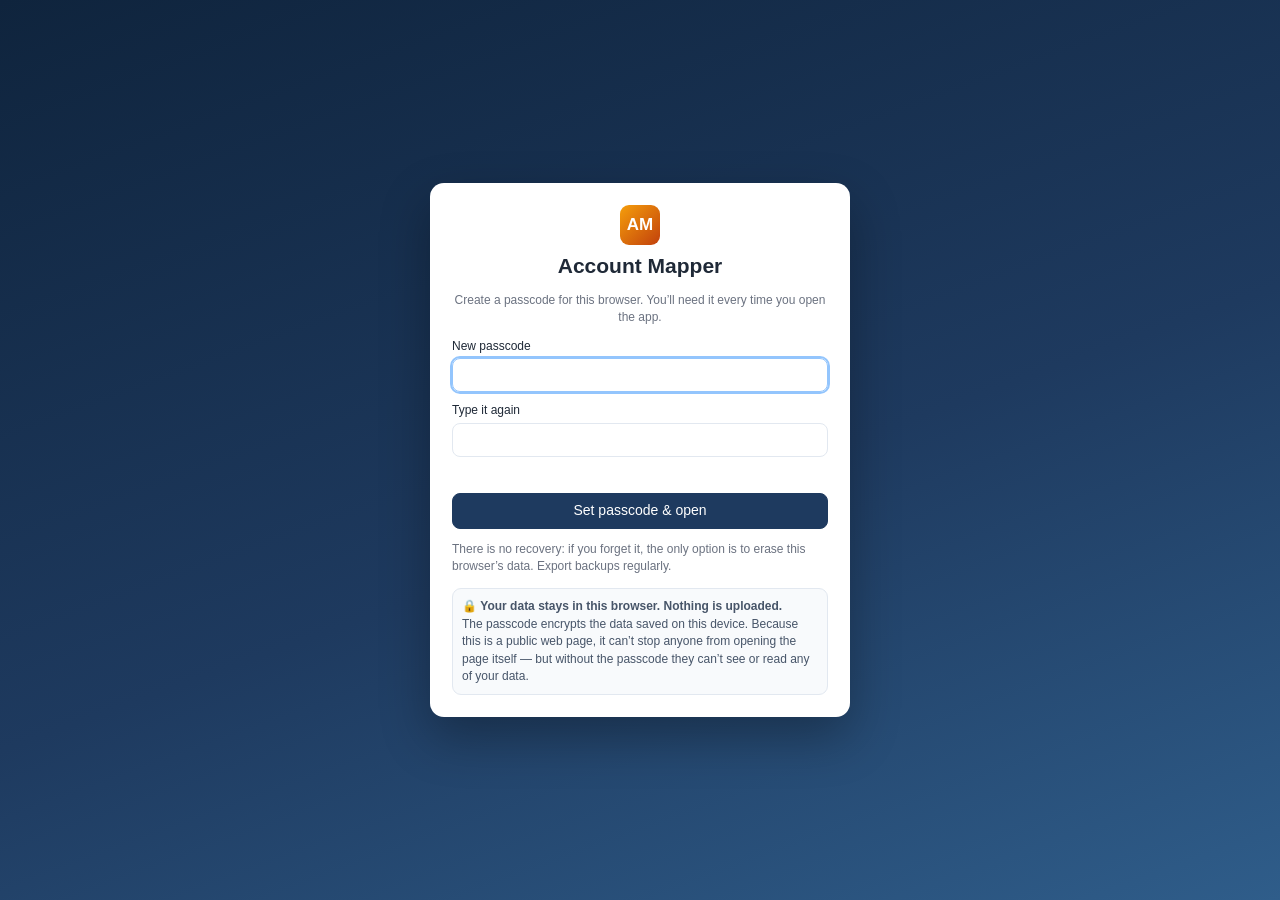
<file: index.html>
<!doctype html>
<html lang="en">
<head>
<meta charset="utf-8">
<meta http-equiv="Content-Security-Policy" content="default-src 'none'; script-src 'unsafe-inline'; style-src 'unsafe-inline'; img-src 'self' data: blob:; manifest-src 'self'; worker-src 'self'; connect-src 'none'; form-action 'none'; base-uri 'none'; object-src 'none'; frame-src 'none'">
<meta name="referrer" content="no-referrer">
<meta name="viewport" content="width=device-width, initial-scale=1, viewport-fit=cover">
<meta name="theme-color" content="#1e3a5f">
<meta name="apple-mobile-web-app-capable" content="yes">
<meta name="apple-mobile-web-app-title" content="Account Mapper">
<link rel="manifest" href="manifest.webmanifest">
<link rel="icon" href="icon-192.png">
<link rel="apple-touch-icon" href="icon-192.png">
<title>Account Mapper — local, private</title>
<style>:root{
  --bg:#f4f6f8;--panel:#fff;--ink:#1f2937;--muted:#6b7280;--line:#cbd5e1;--border:#e2e8f0;
  --brand:#1e3a5f;--brand2:#2f5d8a;--accent:#c2410c;
  --st-app:#d97706;--st-app-bg:#fef3c7;--st-impl:#2563eb;--st-impl-bg:#dbeafe;--st-mc:#059669;--st-mc-bg:#d1fae5;
  --own:#7c3aed;--own-bg:#ede9fe;--up:#475569;--up-bg:#f1f5f9;
  --radius:10px;--shadow:0 1px 2px rgba(15,23,42,.06),0 2px 8px rgba(15,23,42,.06);
}
*{box-sizing:border-box}
html,body{margin:0;height:100%}
body{font:14px/1.4 -apple-system,BlinkMacSystemFont,"Segoe UI",Roboto,"Helvetica Neue",Arial,sans-serif;color:var(--ink);background:var(--bg);-webkit-text-size-adjust:100%}
button,input,select,textarea{font:inherit;color:inherit}
button{cursor:pointer;border:1px solid var(--border);background:#fff;border-radius:8px;padding:7px 12px;min-height:34px}
button:hover{background:#f8fafc;border-color:#cbd5e1}
button.primary{background:var(--brand);color:#fff;border-color:var(--brand)}
button.primary:hover{background:var(--brand2)}
button.ghost{background:transparent;border-color:transparent}
button.small{padding:3px 8px;min-height:26px;font-size:12px}
button.danger{color:#b91c1c;border-color:#fecaca}
button.cp{padding:2px 6px;min-height:26px;font-size:12px;color:var(--muted);background:#fff}
button.cp:hover{color:var(--brand)}
input[type=password],input[type=text],input[type=email],input[type=tel],input[type=search],input:not([type]),select,textarea{border:1px solid var(--border);border-radius:8px;padding:7px 9px;background:#fff;min-height:34px;width:100%}
textarea{min-height:70px;resize:vertical}
input:focus,select:focus,textarea:focus{outline:2px solid #93c5fd;outline-offset:0;border-color:#93c5fd}
.hidden{display:none!important}
.muted{color:var(--muted)}
.small{font-size:12px}
.row{display:flex;gap:8px;align-items:center;flex-wrap:wrap}
.spacer{flex:1}

/* header */
.top{display:flex;align-items:center;gap:10px;padding:10px 16px;background:var(--brand);color:#fff;position:sticky;top:0;z-index:20;flex-wrap:wrap}
.top h1{font-size:17px;margin:0;font-weight:650;letter-spacing:.2px}
.top .logo{width:28px;height:28px;border-radius:7px;background:linear-gradient(135deg,#f59e0b,#c2410c);display:grid;place-items:center;font-weight:800;color:#fff;font-size:14px}
.top .lock{font-size:12px;background:rgba(255,255,255,.14);padding:3px 9px;border-radius:999px}
.top .save{font-size:12px;opacity:.85}
.top button{background:rgba(255,255,255,.1);color:#fff;border-color:rgba(255,255,255,.25)}
.top button:hover{background:rgba(255,255,255,.2)}
.menu{position:relative}
.menu-pop{position:absolute;right:0;top:40px;background:#fff;color:var(--ink);border:1px solid var(--border);border-radius:10px;box-shadow:var(--shadow);min-width:230px;padding:6px;z-index:30}
.menu-pop button{display:block;width:100%;text-align:left;border:0;background:transparent;color:var(--ink)}
.menu-pop button:hover{background:#f1f5f9}

.layout{display:grid;grid-template-columns:270px 1fr;min-height:calc(100vh - 52px)}
aside{border-right:1px solid var(--border);background:#fff;padding:12px;overflow:auto;max-height:calc(100vh - 52px);position:sticky;top:52px}
main{padding:16px 20px 60px;min-width:0}
.side-h{font-size:11px;text-transform:uppercase;letter-spacing:.08em;color:var(--muted);margin:14px 4px 6px;font-weight:650}
.biz{display:block;width:100%;text-align:left;border:1px solid transparent;border-radius:9px;padding:8px 10px;margin-bottom:4px;background:transparent}
.biz:hover{background:#f8fafc}
.biz.sel{background:#eff6ff;border-color:#bfdbfe}
.biz .bn{font-weight:600;display:block;white-space:nowrap;overflow:hidden;text-overflow:ellipsis}
.biz .bm{font-size:12px;color:var(--muted)}
.stagebar{display:flex;height:6px;border-radius:4px;overflow:hidden;background:#e5e7eb;margin-top:5px}
.stagebar i{display:block;height:100%}
.stagebar .s-app{background:var(--st-app)}.stagebar .s-impl{background:var(--st-impl)}.stagebar .s-mc{background:var(--st-mc)}
.mobile-biz{display:none}

/* business header */
.bizhead{background:var(--panel);border:1px solid var(--border);border-radius:var(--radius);padding:14px 16px;box-shadow:var(--shadow);margin-bottom:12px}
.bizhead h2{margin:0 0 4px;font-size:20px}
.overview{display:grid;grid-template-columns:repeat(auto-fit,minmax(170px,1fr));gap:10px;margin-top:10px}
.stat{border:1px solid var(--border);border-radius:9px;padding:9px 11px;background:#fbfcfd}
.stat .k{font-size:11px;color:var(--muted);text-transform:uppercase;letter-spacing:.06em}
.stat .v{font-size:19px;font-weight:700;margin-top:2px}
.stat .d{font-size:12px;color:var(--muted)}
.pipeline{display:flex;gap:6px;margin-top:10px;flex-wrap:wrap}
.pipe{flex:1;min-width:150px;border-radius:9px;padding:8px 10px;border:1px solid}
.pipe .n{font-size:20px;font-weight:700}
.pipe.st-app{background:var(--st-app-bg);border-color:#fcd34d;color:#78350f}
.pipe.st-impl{background:var(--st-impl-bg);border-color:#93c5fd;color:#1e3a8a}
.pipe.st-mc{background:var(--st-mc-bg);border-color:#6ee7b7;color:#064e3b}

/* tabs/toolbar */
.tabs{display:flex;gap:4px;border-bottom:1px solid var(--border);margin:6px 0 12px;overflow-x:auto}
.tab{border:0;border-bottom:3px solid transparent;border-radius:0;background:transparent;padding:9px 12px;color:var(--muted);font-weight:600;white-space:nowrap}
.tab.on{color:var(--brand);border-bottom-color:var(--brand)}
.toolbar{display:flex;gap:8px;align-items:center;flex-wrap:wrap;margin-bottom:10px}
.toolbar input[type=search]{max-width:280px}
.seg{display:inline-flex;border:1px solid var(--border);border-radius:9px;overflow:hidden;background:#fff}
.seg button{border:0;border-radius:0;border-right:1px solid var(--border);background:#fff;font-size:13px}
.seg button:last-child{border-right:0}
.seg button.on{background:var(--brand);color:#fff}

/* badges */
.badge{display:inline-flex;align-items:center;gap:5px;font-size:11.5px;font-weight:650;padding:2px 8px;border-radius:999px;white-space:nowrap}
.badge.st-app{background:var(--st-app-bg);color:#92400e}
.badge.st-impl{background:var(--st-impl-bg);color:#1e40af}
.badge.st-mc{background:var(--st-mc-bg);color:#065f46}
.badge.lvl-parent{background:#e0e7ff;color:#3730a3}
.badge.lvl-child{background:#fce7f3;color:#9d174d}
.badge.lvl-inh{background:#f1f5f9;color:#475569;border:1px dashed #94a3b8}
.badge.own{background:var(--own-bg);color:var(--own)}
.badge.up{background:var(--up-bg);color:var(--up)}
.badge.sample{background:#fff7ed;color:#9a3412;border:1px solid #fed7aa}
.steps{display:inline-flex;gap:3px;vertical-align:middle}
.steps i{width:16px;height:5px;border-radius:3px;background:#e5e7eb;display:block}
.st-app .steps i.on{background:var(--st-app)}.st-impl .steps i.on{background:var(--st-impl)}.st-mc .steps i.on{background:var(--st-mc)}

/* org chart */
.chartwrap{background:#fff;border:1px solid var(--border);border-radius:var(--radius);overflow:auto;box-shadow:var(--shadow);-webkit-overflow-scrolling:touch}
.tree{display:inline-block;min-width:100%;padding:18px 10px 26px;text-align:center}
.tree ul{display:flex;justify-content:center;margin:0;padding:22px 0 0;position:relative}
.tree li{list-style:none;position:relative;padding:22px 7px 0;display:flex;flex-direction:column;align-items:center}
.tree li::before,.tree li::after{content:'';position:absolute;top:0;right:50%;border-top:2px solid var(--line);width:50%;height:22px}
.tree li::after{right:auto;left:50%;border-left:2px solid var(--line)}
.tree li:only-child::before,.tree li:only-child::after{display:none}
.tree li:only-child{padding-top:0}
.tree li:first-child::before,.tree li:last-child::after{border:0 none}
.tree li:last-child::before{border-right:2px solid var(--line);border-radius:0 7px 0 0}
.tree li:first-child::after{border-radius:7px 0 0 0}
.tree ul ul::before{content:'';position:absolute;top:0;left:50%;border-left:2px solid var(--line);height:22px}
.tree>ul{padding-top:0}
.node{width:232px;text-align:left;background:#fff;border:1px solid var(--border);border-top:5px solid #94a3b8;border-radius:10px;padding:9px 10px;box-shadow:var(--shadow);cursor:pointer;position:relative}
.node:hover{box-shadow:0 0 0 2px #bfdbfe,var(--shadow)}
.node.st-app{border-top-color:var(--st-app)}.node.st-impl{border-top-color:var(--st-impl)}.node.st-mc{border-top-color:var(--st-mc)}
.node.root{width:260px;border-width:2px;border-top-width:6px}
.node.dim{opacity:.35}
.node.hit{box-shadow:0 0 0 3px #fde047,var(--shadow)}
.node-top{display:flex;justify-content:space-between;align-items:center;gap:6px}
.node-name{font-weight:650;margin:6px 0 2px;line-height:1.25;word-break:break-word}
.node-meta{font-size:11.5px;color:var(--muted);word-break:break-all}
.node-chips{display:flex;flex-wrap:wrap;gap:4px;margin-top:7px}
.chip{font-size:11px;background:#f1f5f9;color:#334155;border-radius:6px;padding:2px 6px;white-space:nowrap}
.chip.own{background:var(--own-bg);color:var(--own);font-weight:600}
.chip.up{background:var(--up-bg);color:var(--up)}
.chip.link{background:#ecfeff;color:#155e75;border:1px dashed #67e8f9}
.node-actions{display:flex;gap:4px;margin-top:8px}
.node-actions button{flex:1}
.lvl-tag{font-size:10px;text-transform:uppercase;letter-spacing:.07em;color:var(--muted);font-weight:700}
/* outline */
.outline{padding:12px 14px}
.outline ul{list-style:none;margin:0;padding-left:26px;position:relative}
.outline>ul{padding-left:0}
.outline li{position:relative;padding:5px 0}
.outline ul ul li::before{content:'';position:absolute;left:-16px;top:0;bottom:50%;width:14px;border-left:2px solid var(--line);border-bottom:2px solid var(--line);border-bottom-left-radius:6px}
.outline ul ul li:not(:last-child)::after{content:'';position:absolute;left:-16px;top:50%;bottom:0;border-left:2px solid var(--line)}
.outline .node{width:auto;max-width:720px;display:grid;grid-template-columns:1fr auto;gap:4px 10px}
.outline .node .node-actions{grid-column:2;grid-row:1/span 3;flex-direction:column;margin:0}
.legend{display:flex;gap:12px;flex-wrap:wrap;font-size:12px;color:var(--muted);margin:8px 2px}
.legend span{display:inline-flex;gap:5px;align-items:center}
.sw{width:12px;height:12px;border-radius:3px;display:inline-block}

/* tables */
.card{background:var(--panel);border:1px solid var(--border);border-radius:var(--radius);box-shadow:var(--shadow);padding:14px;margin-bottom:12px}
.card h3{margin:0 0 10px;font-size:15px}
.tblwrap{overflow:auto;border:1px solid var(--border);border-radius:var(--radius);background:#fff;-webkit-overflow-scrolling:touch}
table.t{border-collapse:collapse;width:100%;font-size:13px}
table.t th{position:sticky;top:0;background:#f8fafc;text-align:left;font-weight:650;color:#334155;border-bottom:1px solid var(--border);padding:8px;white-space:nowrap;z-index:1}
table.t td{border-bottom:1px solid #f1f5f9;padding:7px 8px;vertical-align:top}
table.t tr:hover td{background:#fafcff}
td.cc{cursor:copy}
td.cc:hover{background:#eff6ff!important}
.indent{display:inline-block}
.matrix td.c{text-align:center;font-size:15px}
.dot-direct{color:#3730a3}.dot-inh{color:#94a3b8}.dot-child{color:#9d174d}

/* contacts */
.cgrid{display:grid;grid-template-columns:repeat(auto-fill,minmax(260px,1fr));gap:10px}
.contact{border:1px solid var(--border);border-radius:10px;padding:10px;background:#fff;border-left:5px solid #a5b4fc}
.contact.lvl-child{border-left-color:#f9a8d4}
.contact.inh{border-left-style:dashed;background:#fbfcfd}
.contact .cn{font-weight:650}
.contact .cl{font-size:12.5px;color:#334155;display:flex;align-items:center;gap:4px;justify-content:space-between}
.group-h{display:flex;align-items:center;gap:8px;margin:14px 0 8px;font-weight:650}

/* billing */
.rollup{border:1px solid var(--border);border-radius:10px;padding:10px 12px;margin-bottom:10px;background:#fff;border-left:5px solid var(--own)}
.rollup .rl{display:flex;flex-wrap:wrap;gap:6px;margin-top:8px}

/* modal */
.modal{position:fixed;inset:0;background:rgba(15,23,42,.45);z-index:50;display:flex;justify-content:flex-end}
.modal-card{background:#fff;width:min(640px,100%);height:100%;overflow:auto;padding:0 0 40px;box-shadow:-10px 0 30px rgba(0,0,0,.15);-webkit-overflow-scrolling:touch}
.modal.center{justify-content:center;align-items:center}
.modal.center .modal-card{height:auto;max-height:90vh;border-radius:12px;width:min(900px,96vw)}
.mh{position:sticky;top:0;background:#fff;border-bottom:1px solid var(--border);padding:12px 16px;display:flex;gap:8px;align-items:center;z-index:2}
.mh h3{margin:0;font-size:16px;flex:1;min-width:0;overflow:hidden;text-overflow:ellipsis;white-space:nowrap}
.mb{padding:12px 16px}
.sec{border:1px solid var(--border);border-radius:10px;padding:12px;margin-bottom:12px}
.sec>h4{margin:0 0 10px;font-size:13px;text-transform:uppercase;letter-spacing:.06em;color:#475569;display:flex;align-items:center;gap:8px}
.f{display:grid;grid-template-columns:150px 1fr auto;gap:6px;align-items:center;margin-bottom:6px}
.f label{font-size:12.5px;color:#475569}
.stepper{display:flex;gap:0;margin:4px 0}
.stepper button{flex:1;border-radius:0;border-right-width:0;font-size:12.5px;padding:8px 6px}
.stepper button:first-child{border-radius:8px 0 0 8px}
.stepper button:last-child{border-radius:0 8px 8px 0;border-right-width:1px}
.stepper button.on.st-app,.stepper button.done.st-app{background:var(--st-app);color:#fff;border-color:var(--st-app)}
.stepper button.on.st-impl,.stepper button.done.st-impl{background:var(--st-impl);color:#fff;border-color:var(--st-impl)}
.stepper button.on.st-mc{background:var(--st-mc);color:#fff;border-color:var(--st-mc)}
.stepper button.done{opacity:.55}
.radio-cards{display:grid;grid-template-columns:1fr 1fr;gap:8px}
.radio-cards label{border:1px solid var(--border);border-radius:9px;padding:9px;cursor:pointer;display:flex;gap:8px;align-items:flex-start}
.radio-cards label.on{border-color:var(--brand2);background:#eff6ff}
.filelist .fi{display:flex;align-items:center;gap:8px;padding:6px 0;border-bottom:1px solid #f1f5f9}
.filelist .fi .nm{flex:1;min-width:0;overflow:hidden;text-overflow:ellipsis;white-space:nowrap}
.checklist{max-height:220px;overflow:auto;border:1px solid var(--border);border-radius:8px;padding:6px}
.checklist label{display:flex;gap:8px;padding:4px;align-items:center}

#toast{position:fixed;left:50%;bottom:22px;transform:translateX(-50%);background:#111827;color:#fff;padding:9px 14px;border-radius:9px;font-size:13px;opacity:0;transition:opacity .2s;pointer-events:none;z-index:80;max-width:90vw}
#toast.show{opacity:1}
.empty{text-align:center;padding:40px 20px;color:var(--muted)}
.empty h2{color:var(--ink)}
.warnbar{background:#fef3c7;border:1px solid #fcd34d;color:#78350f;padding:8px 12px;border-radius:9px;margin-bottom:10px;font-size:13px}
.okbar{background:#ecfdf5;border:1px solid #6ee7b7;color:#065f46;padding:8px 12px;border-radius:9px;margin-bottom:10px;font-size:13px}
.maptbl select{min-width:190px}
.kbd{font-family:ui-monospace,Menlo,Consolas,monospace;font-size:12px;background:#f1f5f9;padding:1px 5px;border-radius:4px}
pre.mono{font-family:ui-monospace,Menlo,Consolas,monospace;font-size:12px;background:#f8fafc;border:1px solid var(--border);border-radius:8px;padding:8px;white-space:pre-wrap;max-height:200px;overflow:auto}

@media (max-width:900px){
  .layout{grid-template-columns:1fr}
  aside{display:none}
  .mobile-biz{display:flex;gap:8px;margin-bottom:10px}
  main{padding:12px}
  .f{grid-template-columns:1fr auto}
  .f label{grid-column:1/-1}
  .radio-cards{grid-template-columns:1fr}
}
@media print{.top,aside,.tabs,.toolbar,.node-actions{display:none!important}.layout{display:block}}
.btnlike{display:inline-block}
.btnlike .button{display:inline-flex;align-items:center;cursor:pointer;border:1px solid var(--border);background:#fff;border-radius:8px;padding:7px 12px;min-height:34px}
.btnlike .button:hover{background:#f8fafc}
.privacy{background:#ecfdf5;color:#065f46;border-bottom:1px solid #a7f3d0;padding:6px 16px;font-size:13px;display:flex;gap:8px;align-items:center;flex-wrap:wrap}
.lockscreen{position:fixed;inset:0;z-index:90;background:linear-gradient(160deg,#0f243d,#1e3a5f 55%,#2f5d8a);display:flex;align-items:center;justify-content:center;padding:20px;overflow:auto}
.lockscreen.dialog{z-index:95;background:rgba(15,23,42,.55)}
.lock-card{background:#fff;border-radius:14px;box-shadow:0 20px 50px rgba(0,0,0,.3);padding:22px;width:min(420px,100%)}
.lock-card label{display:block;margin:10px 0}
.lock-card label input{margin-top:4px}
.lock-err{color:#b91c1c;font-size:13px;min-height:18px;margin:4px 0 8px}
.lock-note{margin-top:14px;font-size:12px;color:#475569;background:#f8fafc;border:1px solid var(--border);border-radius:9px;padding:9px;line-height:1.45}
body.locked .top,body.locked .privacy,body.locked .layout,body.locked #storeWarn{display:none!important}
.lock-card .logo{border-radius:9px;background:linear-gradient(135deg,#f59e0b,#c2410c);display:grid;place-items:center;font-weight:800;color:#fff}
.lock-card label input{display:block;width:100%}
.dropzone{display:flex;align-items:center;gap:16px;border:2px dashed #93c5fd;background:#f8fbff;padding:18px}
.dropzone .dz-icon{font-size:30px;width:54px;height:54px;border-radius:12px;background:#dbeafe;color:#1e40af;display:grid;place-items:center;flex:none}
.dropzone>div:nth-child(2){flex:1}
body.dragging .dropzone{border-color:var(--brand);background:#eff6ff}
body.dragging::after{content:'Drop Salesforce exports to read them (stays in this browser)';position:fixed;inset:10px;border:3px dashed #2f5d8a;border-radius:16px;background:rgba(239,246,255,.85);display:grid;place-items:center;font-size:20px;font-weight:650;color:#1e3a5f;z-index:70;pointer-events:none}
.btnlike .button.primary{background:var(--brand);color:#fff;border-color:var(--brand)}
.upsrc .chip{white-space:normal}
details.card>summary{cursor:pointer}
.ffsrc{border-left:4px solid #2f5d8a}
.ffsec h4 .spacer{flex:1}
details.ffempty{padding:10px 14px}
details.ffempty>summary{cursor:pointer;list-style:none}
details.ffempty>summary::before{content:'▸ ';color:#64748b}
details.ffempty[open]>summary::before{content:'▾ '}
.fftbl{margin:8px 0 12px}
.fftbl .cnt{display:inline-block;min-width:22px;padding:1px 7px;border-radius:999px;background:#dbeafe;color:#1e40af;font-size:12px;margin-left:4px}
.fftbl.empty{padding:6px 0}
table.ffinline td,table.ffinline th{font-size:12px;padding:4px 8px;white-space:nowrap}
.diag{border-top:1px solid #e2e8f0;padding-top:8px;margin-top:8px}
.diagpre{max-height:260px;overflow:auto;background:#f8fafc;border:1px solid #e2e8f0;border-radius:8px;padding:8px;font-size:11px;white-space:pre-wrap}
</style>
</head>
<body>
<header class="top">
  <div class="logo">AM</div><h1>Account Mapper</h1>
  <span class="lock" title="All data is stored only in this browser">🔒 Local only</span>
  <span class="save" id="saveState"></span>
  <span class="spacer"></span>
  <button data-act="upload" title="Read Salesforce report exports into the map">⬆ Upload Salesforce exports</button>
  <button data-act="locknow" title="Lock the app now">🔒 Lock</button>
  <button data-act="exportws" title="Save everything to a .json file">⬇ Export workspace</button>
  <button data-act="importws" title="Open a workspace .json file">⬆ Open workspace file</button>
  <div class="menu"><button data-act="menu" aria-label="More">☰</button>
    <div class="menu-pop hidden" id="menuPop">
      <button data-act="settings">Settings & passcode</button>
      <button data-act="loadsample">Load sample (fictional demo data)</button>
      <button data-act="about">About & privacy</button>
      <button data-act="clearall" style="color:#b91c1c">Erase everything in this browser…</button>
    </div></div>
</header>
<div class="privacy" id="privacyNote">🔒 <b>Your data stays in this browser. Nothing is uploaded.</b> <span>Share a business with another rep by exporting the workspace file.</span></div>
<div class="warnbar hidden" id="storeWarn" style="margin:8px 16px 0">This browser blocked full local storage, so uploaded files are kept only until you close the tab. Export your workspace before leaving.</div>
<div class="layout"><aside id="side"></aside><main><div class="mobile-biz" id="mobileBiz"></div><div id="main"></div></main></div>
<div id="modal" class="modal hidden"><div class="modal-card" id="modalCard"></div></div>
<div id="lockScreen" class="lockscreen hidden"></div>
<div id="pwDialog" class="lockscreen dialog hidden"></div>
<div id="toast" role="status" aria-live="polite"></div>
<input type="file" id="fileWs" accept=".json,application/json" class="hidden">
<script>
'use strict';
/* =====================================================================
   Account Mapper — local-only, single-file app.
   NO network access: the page's Content-Security-Policy sets
   connect-src 'none' and default-src 'none'. All data lives in this
   browser (IndexedDB, with localStorage fallback) and in files you export.
   ===================================================================== */
const APP_VERSION = '1.5.0';
const WS_FORMAT = 'account-mapper-workspace';

const STAGES = [
  {id:'app',  label:'Application Follow-up', short:'App Follow-up', n:1},
  {id:'impl', label:'Implementation Call',   short:'Impl. Call',   n:2},
  {id:'mc',   label:'Monitor & Control',     short:'Monitor & Control', n:3},
];
const STAGE = Object.fromEntries(STAGES.map(s=>[s.id,s]));

const SHOWN_FIELDS = () => ACCOUNT_FIELDS.filter(f => !f.hidden);
const ACCOUNT_FIELDS = [
  {k:'name',        label:'Business Name'},
  {k:'sfId',        label:'Salesforce Account ID', hidden:true},   // kept for linking uploads; not shown or exported (Noah: not needed)
  {k:'caseNo',      label:'Case #'},
  {k:'oppName',     label:'Opportunity Name', hidden:true},
  {k:'oppNo',       label:'Opportunity #'},
  {k:'oppId',       label:'Opportunity ID'},
  {k:'repName',     label:'Rep Name'},
  {k:'repEmail',    label:'Rep Email'},
  {k:'repPhone',    label:'Rep Phone', hidden:true},
  {k:'stage',       label:'Stage'},
  {k:'billMode',    label:'Billing Mode'},
  {k:'creditLimit', label:'Credit Line Limit'},
  {k:'billCycle',   label:'Billing Cycle'},
  {k:'terms',       label:'Payment Terms'},
  {k:'billContact', label:'Billing Contact'},
  {k:'notes',       label:'Notes'},
];
const CONTACT_FIELDS = [
  {k:'name',  label:'Name'},
  {k:'title', label:'Title'},
  {k:'email', label:'Email'},
  {k:'phone', label:'Phone'},
  {k:'role',  label:'Role'},
];
const BILL_CYCLES = ['','Weekly','Bi-weekly','Semi-monthly','Monthly','Daily'];

/* ---------- small utils ---------- */
const $ = (s, r=document) => r.querySelector(s);
const $$ = (s, r=document) => Array.from(r.querySelectorAll(s));
const esc = s => String(s ?? '').replace(/[&<>"']/g, c => ({'&':'&amp;','<':'&lt;','>':'&gt;','"':'&quot;',"'":'&#39;'}[c]));
const uid = p => p + '_' + Date.now().toString(36) + Math.random().toString(36).slice(2, 8);
const norm = s => String(s ?? '').trim().toLowerCase().replace(/[\s_\-]+/g, ' ').replace(/[^a-z0-9#& ]/g, '').trim();
const today = () => { const d = new Date(); return d.getFullYear() + '-' + String(d.getMonth()+1).padStart(2,'0') + '-' + String(d.getDate()).padStart(2,'0'); };
const safeFile = s => String(s || 'file').replace(/^sample:\s*/i, 'Sample ').replace(/[^\w.\- ]+/g, '').trim().replace(/\s+/g, '_').slice(0, 60) || 'file';
function parseMoney(v){ if (v == null || v === '') return null; const s = String(v).replace(/[A-Za-z$€£¥,\s]/g, ''); if (!s || !/\d/.test(s)) return null; const n = Number(s); return isFinite(n) ? n : null; }
function fmtMoney(v){ const n = parseMoney(v); if (n == null) return ''; return '$' + n.toLocaleString('en-US', {maximumFractionDigits: 2}); }
function fmtBytes(n){ if (n < 1024) return n + ' B'; if (n < 1048576) return (n/1024).toFixed(1) + ' KB'; return (n/1048576).toFixed(1) + ' MB'; }
function parseStage(v){
  const s = norm(v); if (!s) return null;
  if (/monitor|control|m&c|^mc$|live|complete/.test(s)) return 'mc';
  if (/impl/.test(s)) return 'impl';
  if (/app|follow|new|pending|prospect/.test(s)) return 'app';
  return null;
}
function parseBillMode(v){
  const s = norm(v); if (!s) return null;
  if (/own|child|self|individual|separate|location/.test(s)) return 'own';
  if (/parent|roll|master|corporate|hq/.test(s)) return 'parent';
  return null;
}
function ab2b64(buf){ const b = new Uint8Array(buf); let s = ''; for (let i = 0; i < b.length; i += 0x8000) s += String.fromCharCode.apply(null, b.subarray(i, i + 0x8000)); return btoa(s); }
function b642ab(b64){ const s = atob(b64); const b = new Uint8Array(s.length); for (let i = 0; i < s.length; i++) b[i] = s.charCodeAt(i); return b.buffer; }

/* ---------- CSV ---------- */
function detectDelim(text){
  const line = text.split(/\r?\n/).find(l => l.trim()) || '';
  let inQ = false; const c = {',':0,'\t':0,';':0,'|':0};
  for (const ch of line){ if (ch === '"') inQ = !inQ; else if (!inQ && ch in c) c[ch]++; }
  if (c['\t'] > 0) return '\t';
  let best = ',', bn = 0; for (const k in c) if (c[k] > bn){ bn = c[k]; best = k; }
  return best;
}
function parseCSV(text, delim){
  text = String(text || '').replace(/^\uFEFF/, '');
  delim = delim || detectDelim(text);
  const rows = []; let row = [], f = '', i = 0, q = false; const n = text.length;
  while (i < n){
    const ch = text[i];
    if (q){
      if (ch === '"'){ if (text[i+1] === '"'){ f += '"'; i += 2; continue; } q = false; i++; continue; }
      f += ch; i++; continue;
    }
    if (ch === '"' && f === ''){ q = true; i++; continue; }
    if (ch === delim){ row.push(f); f = ''; i++; continue; }
    if (ch === '\r'){ i++; continue; }
    if (ch === '\n'){ row.push(f); rows.push(row); row = []; f = ''; i++; continue; }
    f += ch; i++;
  }
  if (f !== '' || row.length){ row.push(f); rows.push(row); }
  return rows.filter(r => r.some(c => String(c).trim() !== ''));
}
function csvCell(v){ const s = String(v ?? ''); return /[",\r\n]/.test(s) || /^\s|\s$/.test(s) ? '"' + s.replace(/"/g, '""') + '"' : s; }
function toCSV(rows){ return rows.map(r => r.map(csvCell).join(',')).join('\r\n'); }
function tsvCell(v){ return String(v ?? '').replace(/[\t\r\n]+/g, ' '); }
function toTSV(rows){ return rows.map(r => r.map(tsvCell).join('\t')).join('\n'); }
/* Salesforce report exports add footer lines (totals, "Generated By", copyright). Drop them. */
function cleanReportRows(rows){
  if (!rows.length) return rows;
  const w = rows[0].length;
  let out = rows.slice();
  while (out.length > 1){
    const r = out[out.length - 1]; const filled = r.filter(c => String(c).trim()).length;
    const txt = r.join(' ');
    if (/copyright|salesforce\.com|confidential information|generated by|^\s*total\b|grand total/i.test(txt) || (w > 2 && filled <= 1)) out.pop(); else break;
  }
  return out;
}

/* ---------- ZIP (store, no compression) ---------- */
const CRC_TABLE = (() => { const t = new Uint32Array(256); for (let n = 0; n < 256; n++){ let c = n; for (let k = 0; k < 8; k++) c = c & 1 ? 0xEDB88320 ^ (c >>> 1) : c >>> 1; t[n] = c >>> 0; } return t; })();
function crc32(u8){ let c = 0xFFFFFFFF; for (let i = 0; i < u8.length; i++) c = CRC_TABLE[(c ^ u8[i]) & 0xFF] ^ (c >>> 8); return (c ^ 0xFFFFFFFF) >>> 0; }
const enc = new TextEncoder();
function makeZip(files){
  const d = new Date();
  const dosTime = (d.getHours() << 11) | (d.getMinutes() << 5) | (d.getSeconds() >> 1);
  const dosDate = ((d.getFullYear() - 1980) << 9) | ((d.getMonth() + 1) << 5) | d.getDate();
  const parts = [], central = []; let offset = 0;
  for (const f of files){
    const name = enc.encode(f.name);
    const data = typeof f.data === 'string' ? enc.encode(f.data) : new Uint8Array(f.data);
    const crc = crc32(data);
    const lh = new DataView(new ArrayBuffer(30));
    lh.setUint32(0, 0x04034b50, true); lh.setUint16(4, 20, true); lh.setUint16(6, 0x0800, true); lh.setUint16(8, 0, true);
    lh.setUint16(10, dosTime, true); lh.setUint16(12, dosDate, true); lh.setUint32(14, crc, true);
    lh.setUint32(18, data.length, true); lh.setUint32(22, data.length, true); lh.setUint16(26, name.length, true); lh.setUint16(28, 0, true);
    parts.push(new Uint8Array(lh.buffer), name, data);
    const ch = new DataView(new ArrayBuffer(46));
    ch.setUint32(0, 0x02014b50, true); ch.setUint16(4, 20, true); ch.setUint16(6, 20, true); ch.setUint16(8, 0x0800, true); ch.setUint16(10, 0, true);
    ch.setUint16(12, dosTime, true); ch.setUint16(14, dosDate, true); ch.setUint32(16, crc, true);
    ch.setUint32(20, data.length, true); ch.setUint32(24, data.length, true); ch.setUint16(28, name.length, true);
    ch.setUint16(30, 0, true); ch.setUint16(32, 0, true); ch.setUint16(34, 0, true); ch.setUint16(36, 0, true); ch.setUint32(38, 0, true); ch.setUint32(42, offset, true);
    central.push(new Uint8Array(ch.buffer), name);
    offset += 30 + name.length + data.length;
  }
  const cdSize = central.reduce((a, b) => a + b.length, 0);
  const end = new DataView(new ArrayBuffer(22));
  end.setUint32(0, 0x06054b50, true); end.setUint16(8, files.length, true); end.setUint16(10, files.length, true);
  end.setUint32(12, cdSize, true); end.setUint32(16, offset, true);
  return new Blob([...parts, ...central, new Uint8Array(end.buffer)], {type: 'application/zip'});
}

/* ---------- XLSX writer (hand-written SpreadsheetML in a zip) ---------- */
const XML_BAD = /[\u0000-\u0008\u000B\u000C\u000E-\u001F\uFFFE\uFFFF]/g;
const xesc = s => String(s ?? '').replace(XML_BAD, '').replace(/[&<>"]/g, c => ({'&':'&amp;','<':'&lt;','>':'&gt;','"':'&quot;'}[c]));
function colName(i){ let s = ''; i++; while (i > 0){ const m = (i - 1) % 26; s = String.fromCharCode(65 + m) + s; i = Math.floor((i - 1) / 26); } return s; }
const NUM_RE = /^-?(0|[1-9]\d{0,14})(\.\d+)?$/;   // leading-zero values (IDs, ZIPs, card #s) stay text
function sheetName(raw, used){
  let s = String(raw || 'Sheet').replace(/[\[\]:*?\/\\]/g, ' ').replace(/\s+/g, ' ').trim().replace(/^'+|'+$/g, '');
  if (!s || /^history$/i.test(s)) s = 'Sheet';
  s = s.slice(0, 31).trim();
  let name = s, n = 2;
  while (used.has(name.toLowerCase())){ const suf = ' (' + n++ + ')'; name = s.slice(0, 31 - suf.length).trim() + suf; }
  used.add(name.toLowerCase());
  return name;
}
/* sheets: [{name, rows:[[cell]], header:rowIndex|-1, widths?:[n]}]; cell = value or {v, s, t:'n'|'s'} ; styles: 1=header 2=title 3=currency 4=bold */
function buildXlsx(sheets){
  const used = new Set();
  sheets.forEach(s => s.finalName = sheetName(s.name, used));
  const files = [];
  const ct = ['<?xml version="1.0" encoding="UTF-8" standalone="yes"?>',
    '<Types xmlns="http://schemas.openxmlformats.org/package/2006/content-types">',
    '<Default Extension="rels" ContentType="application/vnd.openxmlformats-package.relationships+xml"/>',
    '<Default Extension="xml" ContentType="application/xml"/>',
    '<Override PartName="/xl/workbook.xml" ContentType="application/vnd.openxmlformats-officedocument.spreadsheetml.sheet.main+xml"/>',
    '<Override PartName="/xl/styles.xml" ContentType="application/vnd.openxmlformats-officedocument.spreadsheetml.styles+xml"/>',
    '<Override PartName="/docProps/core.xml" ContentType="application/vnd.openxmlformats-package.core-properties+xml"/>',
    '<Override PartName="/docProps/app.xml" ContentType="application/vnd.openxmlformats-officedocument.extended-properties+xml"/>'];
  sheets.forEach((s, i) => ct.push('<Override PartName="/xl/worksheets/sheet' + (i+1) + '.xml" ContentType="application/vnd.openxmlformats-officedocument.spreadsheetml.worksheet+xml"/>'));
  ct.push('</Types>');
  files.push({name:'[Content_Types].xml', data: ct.join('')});
  files.push({name:'_rels/.rels', data:'<?xml version="1.0" encoding="UTF-8" standalone="yes"?><Relationships xmlns="http://schemas.openxmlformats.org/package/2006/relationships"><Relationship Id="rId1" Type="http://schemas.openxmlformats.org/officeDocument/2006/relationships/officeDocument" Target="xl/workbook.xml"/><Relationship Id="rId2" Type="http://schemas.openxmlformats.org/package/2006/relationships/metadata/core-properties" Target="docProps/core.xml"/><Relationship Id="rId3" Type="http://schemas.openxmlformats.org/officeDocument/2006/relationships/extended-properties" Target="docProps/app.xml"/></Relationships>'});
  const iso = new Date().toISOString().replace(/\.\d+Z$/, 'Z');
  files.push({name:'docProps/core.xml', data:'<?xml version="1.0" encoding="UTF-8" standalone="yes"?><cp:coreProperties xmlns:cp="http://schemas.openxmlformats.org/package/2006/metadata/core-properties" xmlns:dc="http://purl.org/dc/elements/1.1/" xmlns:dcterms="http://purl.org/dc/terms/" xmlns:xsi="http://www.w3.org/2001/XMLSchema-instance"><dc:creator>Account Mapper (local)</dc:creator><dcterms:created xsi:type="dcterms:W3CDTF">' + iso + '</dcterms:created><dcterms:modified xsi:type="dcterms:W3CDTF">' + iso + '</dcterms:modified></cp:coreProperties>'});
  files.push({name:'docProps/app.xml', data:'<?xml version="1.0" encoding="UTF-8" standalone="yes"?><Properties xmlns="http://schemas.openxmlformats.org/officeDocument/2006/extended-properties"><Application>Account Mapper</Application></Properties>'});
  const wb = ['<?xml version="1.0" encoding="UTF-8" standalone="yes"?><workbook xmlns="http://schemas.openxmlformats.org/spreadsheetml/2006/main" xmlns:r="http://schemas.openxmlformats.org/officeDocument/2006/relationships"><bookViews><workbookView/></bookViews><sheets>'];
  sheets.forEach((s, i) => wb.push('<sheet name="' + xesc(s.finalName) + '" sheetId="' + (i+1) + '" r:id="rId' + (i+1) + '"/>'));
  wb.push('</sheets></workbook>');
  files.push({name:'xl/workbook.xml', data: wb.join('')});
  const rels = ['<?xml version="1.0" encoding="UTF-8" standalone="yes"?><Relationships xmlns="http://schemas.openxmlformats.org/package/2006/relationships">'];
  sheets.forEach((s, i) => rels.push('<Relationship Id="rId' + (i+1) + '" Type="http://schemas.openxmlformats.org/officeDocument/2006/relationships/worksheet" Target="worksheets/sheet' + (i+1) + '.xml"/>'));
  rels.push('<Relationship Id="rId' + (sheets.length+1) + '" Type="http://schemas.openxmlformats.org/officeDocument/2006/relationships/styles" Target="styles.xml"/></Relationships>');
  files.push({name:'xl/_rels/workbook.xml.rels', data: rels.join('')});
  files.push({name:'xl/styles.xml', data:'<?xml version="1.0" encoding="UTF-8" standalone="yes"?><styleSheet xmlns="http://schemas.openxmlformats.org/spreadsheetml/2006/main"><numFmts count="1"><numFmt numFmtId="164" formatCode="&quot;$&quot;#,##0.00"/></numFmts><fonts count="3"><font><sz val="11"/><name val="Calibri"/><family val="2"/></font><font><b/><sz val="11"/><name val="Calibri"/><family val="2"/></font><font><b/><sz val="14"/><name val="Calibri"/><family val="2"/></font></fonts><fills count="3"><fill><patternFill patternType="none"/></fill><fill><patternFill patternType="gray125"/></fill><fill><patternFill patternType="solid"><fgColor rgb="FFDCE3EC"/><bgColor indexed="64"/></patternFill></fill></fills><borders count="1"><border><left/><right/><top/><bottom/><diagonal/></border></borders><cellStyleXfs count="1"><xf numFmtId="0" fontId="0" fillId="0" borderId="0"/></cellStyleXfs><cellXfs count="5"><xf numFmtId="0" fontId="0" fillId="0" borderId="0" xfId="0"/><xf numFmtId="0" fontId="1" fillId="2" borderId="0" xfId="0" applyFont="1" applyFill="1"/><xf numFmtId="0" fontId="2" fillId="0" borderId="0" xfId="0" applyFont="1"/><xf numFmtId="164" fontId="0" fillId="0" borderId="0" xfId="0" applyNumberFormat="1"/><xf numFmtId="0" fontId="1" fillId="0" borderId="0" xfId="0" applyFont="1"/></cellXfs><cellStyles count="1"><cellStyle name="Normal" xfId="0" builtinId="0"/></cellStyles></styleSheet>'});
  sheets.forEach((s, i) => {
    const rows = s.rows || [];
    const ncol = Math.max(1, ...rows.map(r => r.length));
    const widths = [];
    const out = ['<?xml version="1.0" encoding="UTF-8" standalone="yes"?><worksheet xmlns="http://schemas.openxmlformats.org/spreadsheetml/2006/main" xmlns:r="http://schemas.openxmlformats.org/officeDocument/2006/relationships">'];
    const hdr = s.header ?? 0;
    if (hdr >= 0 && rows.length > hdr + 1) out.push('<sheetViews><sheetView workbookViewId="0"><pane ySplit="' + (hdr+1) + '" topLeftCell="A' + (hdr+2) + '" activePane="bottomLeft" state="frozen"/></sheetView></sheetViews>');
    else out.push('<sheetViews><sheetView workbookViewId="0"/></sheetViews>');
    out.push('<sheetFormatPr defaultRowHeight="15"/>');
    const body = [];
    rows.forEach((r, ri) => {
      const cells = [];
      r.forEach((cell, ci) => {
        let v = cell, st = 0, t = null;
        if (cell && typeof cell === 'object'){ v = cell.v; st = cell.s || 0; t = cell.t || null; }
        if (ri === hdr && !st) st = 1;
        if (v == null || v === ''){ if (st) cells.push('<c r="' + colName(ci) + (ri+1) + '" s="' + st + '"/>'); return; }
        const sv = String(v);
        widths[ci] = Math.max(widths[ci] || 0, Math.min(60, sv.length + 2));
        const ref = colName(ci) + (ri+1);
        const isNum = t === 'n' || (t !== 's' && (typeof v === 'number' || (ri !== hdr && NUM_RE.test(sv.trim()))));
        if (isNum && isFinite(Number(sv))) cells.push('<c r="' + ref + '"' + (st ? ' s="' + st + '"' : '') + '><v>' + Number(sv) + '</v></c>');
        else cells.push('<c r="' + ref + '" t="inlineStr"' + (st ? ' s="' + st + '"' : '') + '><is><t xml:space="preserve">' + xesc(sv.slice(0, 32767)) + '</t></is></c>');
      });
      body.push('<row r="' + (ri+1) + '">' + cells.join('') + '</row>');
    });
    const w = s.widths || widths;
    const cols = [];
    for (let c = 0; c < ncol; c++) cols.push('<col min="' + (c+1) + '" max="' + (c+1) + '" width="' + Math.max(8, Math.min(60, w[c] || 10)) + '" customWidth="1"/>');
    out.push('<cols>' + cols.join('') + '</cols>');
    out.push('<sheetData>' + body.join('') + '</sheetData>');
    if (hdr >= 0 && rows.length > hdr + 1 && s.filter !== false) out.push('<autoFilter ref="A' + (hdr+1) + ':' + colName(ncol-1) + rows.length + '"/>');
    out.push('</worksheet>');
    files.push({name:'xl/worksheets/sheet' + (i+1) + '.xml', data: out.join('')});
  });
  return makeZip(files.map(f => ({name: f.name, data: f.data})));
}

/* ---------- Vault: passcode-derived encryption (WebCrypto) ----------
   PBKDF2-SHA256 (600k iterations, random 16-byte salt) -> 512 bits.
   First 256 bits = AES-GCM-256 key (non-extractable). SHA-256 of the last
   256 bits = verifier stored in the lock record (the passcode itself is never stored).
   Every stored record is AES-GCM encrypted with a fresh 96-bit IV. */
const Vault = {
  key: null, meta: null, ITER: 600000,
  rand(n){ const a = new Uint8Array(n); crypto.getRandomValues(a); return a; },
  async derive(pass, saltB64, iter){
    const base = await crypto.subtle.importKey('raw', enc.encode(pass), 'PBKDF2', false, ['deriveBits']);
    const bits = new Uint8Array(await crypto.subtle.deriveBits({name: 'PBKDF2', salt: new Uint8Array(b642ab(saltB64)), iterations: iter, hash: 'SHA-256'}, base, 512));
    const key = await crypto.subtle.importKey('raw', bits.slice(0, 32), {name: 'AES-GCM'}, false, ['encrypt', 'decrypt']);
    const ver = ab2b64(await crypto.subtle.digest('SHA-256', bits.slice(32)));
    bits.fill(0);
    return {key, ver};
  },
  same(a, b){ a = String(a); b = String(b); if (a.length !== b.length) return false; let d = 0; for (let i = 0; i < a.length; i++) d |= a.charCodeAt(i) ^ b.charCodeAt(i); return d === 0; },
  async encrypt(u8, key = this.key){ if (!key) throw new Error('locked'); const iv = this.rand(12); const ct = await crypto.subtle.encrypt({name: 'AES-GCM', iv}, key, u8); return {enc: 1, iv: ab2b64(iv), ct}; },
  async decrypt(r, key = this.key){ if (!key) throw new Error('locked'); const ct = typeof r.ct === 'string' ? b642ab(r.ct) : r.ct; return crypto.subtle.decrypt({name: 'AES-GCM', iv: new Uint8Array(b642ab(r.iv))}, key, ct); },
  async encryptStr(s, key){ return this.encrypt(enc.encode(s), key); },
  async encryptData(d, key){ const isStr = typeof d === 'string'; const r = await this.encrypt(isStr ? enc.encode(d) : new Uint8Array(d), key); r.t = isStr ? 's' : 'b'; return r; },
  async decryptData(r, key){ const buf = await this.decrypt(r, key); return r.t === 's' ? new TextDecoder().decode(buf) : buf; },
};

/* ---------- Storage (IndexedDB, localStorage fallback). Data records are always encrypted. ---------- */
const Store = {
  db: null, mode: 'idb', mem: new Map(),
  async open(){
    try {
      if (!window.indexedDB) throw new Error('no idb');
      this.db = await new Promise((res, rej) => {
        const r = indexedDB.open('account-mapper', 1);
        r.onupgradeneeded = () => { const d = r.result; if (!d.objectStoreNames.contains('kv')) d.createObjectStore('kv'); if (!d.objectStoreNames.contains('files')) d.createObjectStore('files'); };
        r.onsuccess = () => res(r.result); r.onerror = () => rej(r.error); r.onblocked = () => rej(new Error('blocked'));
      });
    } catch (e) { this.mode = 'local'; }
  },
  _tx(store, mode, fn){
    return new Promise((res, rej) => {
      const t = this.db.transaction(store, mode); const req = fn(t.objectStore(store));
      t.oncomplete = () => res(req ? req.result : undefined); t.onerror = () => rej(t.error); t.onabort = () => rej(t.error || new Error('aborted'));
    });
  },
  _ls(v){ if (v && v.enc && typeof v.ct !== 'string') return {...v, ct: ab2b64(v.ct)}; return v; },
  async rawGet(store, key){ if (this.mode === 'idb') return this._tx(store, 'readonly', s => s.get(key)); if (store === 'kv'){ try { const t = localStorage.getItem('am_' + key); return t ? JSON.parse(t) : undefined; } catch (e) { return undefined; } } return this.mem.get(key); },
  async rawPut(store, key, val){ if (this.mode === 'idb') return this._tx(store, 'readwrite', s => s.put(val, key)); if (store === 'kv') localStorage.setItem('am_' + key, JSON.stringify(this._ls(val))); else this.mem.set(key, val); },
  async rawDel(store, key){ if (this.mode === 'idb') return this._tx(store, 'readwrite', s => s.delete(key)); if (store === 'kv') localStorage.removeItem('am_' + key); else this.mem.delete(key); },
  async fileKeys(){ if (this.mode === 'idb') return this._tx('files', 'readonly', s => s.getAllKeys()); return [...this.mem.keys()]; },
  /* atomic multi-write (one IndexedDB transaction) — used for migration and passcode change */
  async putMany(kv, files, wipeFiles){
    if (this.mode !== 'idb'){ if (wipeFiles) this.mem.clear(); for (const k in kv) await this.rawPut('kv', k, kv[k]); for (const k in files) this.mem.set(k, files[k]); return; }
    return new Promise((res, rej) => {
      const t = this.db.transaction(['kv', 'files'], 'readwrite'); const ks = t.objectStore('kv'), fs = t.objectStore('files');
      if (wipeFiles) fs.clear();
      for (const k in kv) ks.put(kv[k], k); for (const k in files) fs.put(files[k], k);
      t.oncomplete = () => res(); t.onerror = () => rej(t.error); t.onabort = () => rej(t.error || new Error('aborted'));
    });
  },
  async getWs(){ const r = await this.rawGet('kv', 'ws'); if (!r) return null; if (r.enc) return JSON.parse(new TextDecoder().decode(await Vault.decrypt(r))); return r; },
  async putWs(ws){ return this.rawPut('kv', 'ws', await Vault.encryptStr(JSON.stringify(ws))); },
  async getFile(id){ const r = await this.rawGet('files', id); if (r == null) return r; return r.enc ? Vault.decryptData(r) : r; },
  async putFile(id, data){ return this.rawPut('files', id, await Vault.encryptData(data)); },
  async delFile(id){ return this.rawDel('files', id); },
  async clearAll(keepLock){
    const lock = keepLock ? await this.rawGet('kv', 'lock') : null;
    if (this.mode === 'idb'){ await this._tx('kv', 'readwrite', s => s.clear()); await this._tx('files', 'readwrite', s => s.clear()); }
    else { ['ws', 'lock'].forEach(k => localStorage.removeItem('am_' + k)); this.mem.clear(); }
    if (lock) await this.rawPut('kv', 'lock', lock);
  },
};

/* ---------- Data-source adapters ----------
   Every source turns outside data into plain records, then hands them to
   applyImport(type, records, opts). Built in: 'paste' (clipboard text) and
   'csv' (Salesforce report export), 'upload' (multi-file exports, src/upload.js).
   All are local: the app has no network access by design. */
const DataSources = {
  list: [],
  register(src){ this.list.push(src); },
  get(id){ return this.list.find(s => s.id === id); },
};
DataSources.register({ id:'paste', label:'Paste from Salesforce', kind:'local', toTable: text => tableFromText(text) });
DataSources.register({ id:'csv', label:'Salesforce report CSV', kind:'local', toTable: text => { const rows = cleanReportRows(parseCSV(text)); return {headers: rows[0] || [], rows: rows.slice(1)}; } });
DataSources.register({ id:'upload', label:'Salesforce report exports (.xls/.xlsx/.csv)', kind:'local', note:'read in-browser by readers.js + upload.js' });

function tableFromText(text){
  text = String(text || '').replace(/^\uFEFF/, '');
  const lines = text.split(/\r?\n/);
  const first = lines.find(l => l.trim()) || '';
  const delim = detectDelim(text);
  const firstCols = parseCSV(first, delim)[0] || [];
  if (firstCols.length >= 3 || !looksKV(lines)){
    const rows = cleanReportRows(parseCSV(text, delim));
    return {headers: rows[0] || [], rows: rows.slice(1)};
  }
  // "Label: value" or "Label<TAB>value" blocks; blank line separates records
  const recs = []; let cur = null; const headers = [];
  for (const raw of lines){
    const l = raw.trim();
    if (!l){ cur = null; continue; }
    const m = l.match(/^([^:\t]{1,60})(?::\s*|\t+)(.*)$/);
    if (!m) continue;
    const k = m[1].trim(), v = m[2].trim();
    if (!cur){ cur = {}; recs.push(cur); }
    if (k in cur){ cur = {}; recs.push(cur); }
    cur[k] = v; if (!headers.includes(k)) headers.push(k);
  }
  if (recs.length) return {headers, rows: recs.map(r => headers.map(h => r[h] ?? ''))};
  const rows = parseCSV(text, delim);
  return {headers: rows[0] || [], rows: rows.slice(1)};
}
function looksKV(lines){ const ne = lines.filter(l => l.trim()); return ne.length >= 2 && ne.filter(l => /^[^:\t]{1,60}(:\s|\t)/.test(l.trim())).length / ne.length > 0.8 && ne.every(l => l.split('\t').length <= 2); }

/* ===================== Model ===================== */
let WS = null;
function blankWs(){ return {format: WS_FORMAT, version: 1, created: Date.now(), updated: Date.now(), accounts: [], contacts: [], files: [], mappings: {accounts: {}, contacts: {}, sig: {}}}; }
function migrate(ws){
  if (!ws || typeof ws !== 'object') return blankWs();
  ws.format = WS_FORMAT; ws.version = ws.version || 1;
  ws.accounts = Array.isArray(ws.accounts) ? ws.accounts : [];
  ws.contacts = Array.isArray(ws.contacts) ? ws.contacts : [];
  ws.files = Array.isArray(ws.files) ? ws.files : [];
  ws.mappings = ws.mappings || {}; ws.mappings.accounts = ws.mappings.accounts || {}; ws.mappings.contacts = ws.mappings.contacts || {}; ws.mappings.sig = ws.mappings.sig || {};
  for (const a of ws.accounts){ a.extra = a.extra && typeof a.extra === 'object' ? a.extra : {}; a.linkedIds = Array.isArray(a.linkedIds) ? a.linkedIds : []; if (!STAGE[a.stage]) a.stage = 'app'; if (a.billMode !== 'own') a.billMode = 'parent'; }
  for (const c of ws.contacts){ c.extra = c.extra && typeof c.extra === 'object' ? c.extra : {}; c.accountIds = Array.isArray(c.accountIds) ? c.accountIds : []; if (c.level !== 'child') c.level = 'parent'; }
  ws.mappings.vehicles = ws.mappings.vehicles || {}; ws.mappings.drivers = ws.mappings.drivers || {};
  if (typeof ffCleanJunk === 'function') ffCleanJunk(ws);   // junk accounts named after form labels ("Second Line Embossing Option:")
  return ws;
}
function newAccount(o = {}){
  const a = {id: uid('acc'), extra: {}, parentId: null, name: '', sfId: '', caseNo: '', oppName: '', oppNo: '', oppId: '', repName: '', repEmail: '', repPhone: '', stage: 'app', billMode: 'parent', creditLimit: '', billCycle: '', terms: '', billContact: '', notes: '', linkedIds: [], created: Date.now(), updated: Date.now(), ...o};
  if (!a.parentId) a.billMode = 'own';
  WS.accounts.push(a); return a;
}
function newContact(o = {}){ const c = {id: uid('con'), extra: {}, name: '', title: '', email: '', phone: '', role: '', level: 'parent', accountIds: [], created: Date.now(), ...o}; WS.contacts.push(c); return c; }
const acc = id => WS.accounts.find(a => a.id === id);
const con = id => WS.contacts.find(c => c.id === id);
const byName = (a, b) => (a.name || '').localeCompare(b.name || '', undefined, {numeric: true, sensitivity: 'base'});
const kids = id => WS.accounts.filter(a => a.parentId === id).sort(byName);
const roots = () => WS.accounts.filter(a => !a.parentId || !acc(a.parentId)).sort(byName);
const isRoot = a => !a.parentId || !acc(a.parentId);
function ancestors(a){ const out = []; let x = a, g = 0; while (x && x.parentId && acc(x.parentId) && g++ < 200){ x = acc(x.parentId); out.push(x); } return out; }
function rootOf(a){ const an = ancestors(a); return an.length ? an[an.length - 1] : a; }
function tree(id, depth = 0, out = []){ const a = acc(id); if (!a) return out; out.push({a, depth}); for (const k of kids(id)) tree(k.id, depth + 1, out); return out; }
const subtreeIds = id => new Set(tree(id).map(x => x.a.id));
const effMode = a => isRoot(a) ? 'own' : (a.billMode === 'own' ? 'own' : 'parent');
function creditHolder(a){ let x = a, g = 0; while (effMode(x) === 'parent' && g++ < 200) x = acc(x.parentId); return x; }
function contactsOf(a){
  const direct = WS.contacts.filter(c => c.accountIds.includes(a.id));
  const anc = ancestors(a);
  const inherited = [];
  for (const p of anc) for (const c of WS.contacts) if (c.level === 'parent' && c.accountIds.includes(p.id) && !direct.includes(c) && !inherited.some(x => x.c === c)) inherited.push({c, from: p});
  return {direct, inherited};
}
function appliesTo(c){ const set = new Set(); for (const id of c.accountIds){ if (!acc(id)) continue; if (c.level === 'parent') tree(id).forEach(x => set.add(x.a.id)); else set.add(id); } return [...set].map(acc).filter(Boolean); }
const filesOf = id => WS.files.filter(f => f.accountId === id);
const stageLabel = s => (STAGE[s] || STAGE.app).label;
const modeLabel = a => isRoot(a) ? 'Parent credit line' : (effMode(a) === 'own' ? 'Billed at child (own credit line)' : 'Billed at parent (rolls up)');
function shortName(a, root){
  let n = a.name || '(unnamed)';
  if (root && a !== root && root.name){ const rn = root.name; if (n.toLowerCase().startsWith(rn.toLowerCase())) n = n.slice(rn.length).replace(/^[\s\-–—:|,]+/, '') || n; }
  return n.replace(/^sample:\s*/i, '');
}
function bizStats(root){
  const t = tree(root.id); const counts = {app: 0, impl: 0, mc: 0}; let exposure = 0, own = 0, up = 0, missing = 0;
  for (const {a} of t){ counts[a.stage] = (counts[a.stage] || 0) + 1; if (effMode(a) === 'own'){ own++; const m = parseMoney(a.creditLimit); if (m == null) missing++; else exposure += m; } else up++; }
  const ids = new Set(t.map(x => x.a.id));
  const cons = WS.contacts.filter(c => c.accountIds.some(id => ids.has(id)));
  const files = WS.files.filter(f => ids.has(f.accountId));
  const pct = t.length ? Math.round(t.reduce((s, x) => s + (STAGE[x.a.stage].n - 1), 0) / (t.length * 2) * 100) : 0;
  return {n: t.length, counts, exposure, own, up, missing, pct, parentContacts: cons.filter(c => c.level === 'parent').length, childContacts: cons.filter(c => c.level === 'child').length, files: files.length, csv: files.filter(f => f.kind === 'csv').length};
}

/* ---- copy text builders ---- */
function acctPairs(a){
  const p = acc(a.parentId), h = creditHolder(a);
  const pairs = [['Business Name', a.name], ['Parent Account', p ? p.name : '(top-level / parent)'],
    ['Case #', a.caseNo], ['Opportunity #', a.oppNo], ['Opportunity ID', a.oppId],
    ['Rep Name', a.repName], ['Rep Email', a.repEmail], ['Stage', stageLabel(a.stage)],
    ['Billing Mode', modeLabel(a)]];
  if (effMode(a) === 'own') pairs.push(['Credit Line Limit', fmtMoney(a.creditLimit)], ['Billing Cycle', a.billCycle], ['Payment Terms', a.terms], ['Billing Contact', a.billContact]);
  else pairs.push(['Credit Line Held By', h.name]);
  const linked = a.linkedIds.map(acc).filter(Boolean);
  if (linked.length) pairs.push(['Linked Accounts', linked.map(x => x.name).join('; ')]);
  pairs.push(...ffPairs(a));
  if (a.sfStage) pairs.push(['Salesforce Stage', a.sfStage]);
  for (const [k, v] of Object.entries(a.extra || {})) pairs.push([k, v]);
  pairs.push(['Notes', a.notes]);
  return pairs;
}
const acctLabeled = a => acctPairs(a).map(([k, v]) => k + ': ' + (v ?? '')).join('\n');
const acctTSV = a => { const p = acctPairs(a); return toTSV([p.map(x => x[0]), p.map(x => x[1])]); };
function contactPairs(c){
  const at = c.accountIds.map(acc).filter(Boolean);
  return [['Name', c.name], ['Title', c.title], ['Email', c.email], ['Phone', c.phone], ['Role', c.role],
    ['Level', c.level === 'parent' ? 'Parent level (whole business)' : 'Child only'], ['Account(s)', at.map(x => x.name).join('; ')], ...Object.entries(c.extra || {})];
}
const contactLabeled = c => contactPairs(c).map(([k, v]) => k + ': ' + (v ?? '')).join('\n');
const contactTSV = c => { const p = contactPairs(c); return toTSV([p.map(x => x[0]), p.map(x => x[1])]); };

/* ---- search / filter ---- */
function acctMatches(a, q){
  if (!q) return true; q = q.toLowerCase();
  const hay = [a.name, a.sfId, a.caseNo, a.oppName, a.oppNo, a.oppId, a.repName, a.repEmail, a.notes, a.billContact].join(' ').toLowerCase();
  if (hay.includes(q)) return true;
  return WS.contacts.some(c => c.accountIds.includes(a.id) && [c.name, c.email, c.phone, c.title].join(' ').toLowerCase().includes(q));
}

/* ---- import ---- */
const ACC_TARGETS = [...ACCOUNT_FIELDS.map(f => ({k: f.k, label: f.label})), {k: 'parentRef', label: 'Parent Account (name or ID)'}];
const CON_TARGETS = [{k: 'name', label: 'Full Name'}, {k: 'firstName', label: 'First Name'}, {k: 'lastName', label: 'Last Name'}, {k: 'title', label: 'Title'}, {k: 'email', label: 'Email'}, {k: 'phone', label: 'Phone'}, {k: 'role', label: 'Role'}, {k: 'level', label: 'Contact Level (Parent/Child)'}, {k: 'accountRef', label: 'Account (name or ID)'}];
const GUESS = {
  accounts: {
    'account name': 'name', 'business name': 'name', 'name': 'name', 'account': 'name', 'company': 'name', 'legal name': 'name', 'dba': 'name',
    'account id': 'sfId', 'salesforce id': 'sfId', 'salesforce account id': 'sfId', 'sf id': 'sfId', 'account 18 id': 'sfId', 'account id 18': 'sfId', 'id': 'sfId', 'account number': 'sfId',
    'case number': 'caseNo', 'case #': 'caseNo', 'case': 'caseNo', 'case no': 'caseNo',
    'opportunity name': 'oppName', 'opportunity': 'oppName', 'oppty': 'oppName', 'oppty name': 'oppName',
    'opportunity number': 'oppNo', 'opportunity #': 'oppNo', 'opp #': 'oppNo', 'oppty #': 'oppNo', 'opportunity id': 'oppId', 'opp id': 'oppId',
    'account owner': 'repName', 'owner': 'repName', 'owner name': 'repName', 'rep': 'repName', 'rep name': 'repName', 'sales rep': 'repName', 'opportunity owner': 'repName', 'implementation rep': 'repName',
    'owner email': 'repEmail', 'rep email': 'repEmail', 'account owner email': 'repEmail', 'owner phone': 'repPhone', 'rep phone': 'repPhone',
    'stage': 'stage', 'status': 'stage', 'implementation stage': 'stage', 'onboarding stage': 'stage', 'stage name': 'stage',
    'parent account': 'parentRef', 'parent account name': 'parentRef', 'parent': 'parentRef', 'parent account id': 'parentRef', 'parent id': 'parentRef',
    'billing mode': 'billMode', 'billing level': 'billMode', 'billed at': 'billMode', 'credit limit': 'creditLimit', 'credit line': 'creditLimit', 'credit line limit': 'creditLimit',
    'billing cycle': 'billCycle', 'billing frequency': 'billCycle', 'terms': 'terms', 'payment terms': 'terms', 'billing contact': 'billContact', 'notes': 'notes', 'description': 'notes'},
  contacts: {
    'full name': 'name', 'contact name': 'name', 'name': 'name', 'contact': 'name', 'first name': 'firstName', 'last name': 'lastName',
    'title': 'title', 'job title': 'title', 'email': 'email', 'email address': 'email', 'contact email': 'email',
    'phone': 'phone', 'business phone': 'phone', 'mobile': 'phone', 'mobile phone': 'phone', 'contact phone': 'phone',
    'role': 'role', 'contact role': 'role', 'level': 'level', 'contact level': 'level',
    'account name': 'accountRef', 'account': 'accountRef', 'account id': 'accountRef', 'company': 'accountRef', 'business name': 'accountRef'}
};
const sigOf = (type, headers) => type + '|' + headers.map(norm).join('|');
const FLEET_TYPES = {vehicles: 1, drivers: 1};
function guessMap(type, headers){
  WS.mappings[type] = WS.mappings[type] || {};
  const sig = WS.mappings.sig[sigOf(type, headers)];
  if (sig && sig.length === headers.length) return sig.slice();
  const used = new Set();
  return headers.map(h => {
    const n = norm(h); const rem = WS.mappings[type][n];
    let f = rem !== undefined ? rem : FLEET_TYPES[type] ? (ffColKey(type, h) || '') : (GUESS[type][n] || '');
    if (f && used.has(f) && f !== '') f = '';
    if (f) used.add(f);
    return f;
  });
}
function rememberMap(type, headers, map){ WS.mappings[type] = WS.mappings[type] || {}; WS.mappings.sig[sigOf(type, headers)] = map.slice(); headers.forEach((h, i) => { WS.mappings[type][norm(h)] = map[i] || ''; }); }
function findAccount(ref){
  const r = String(ref || '').trim(); if (!r) return null;
  const lo = r.toLowerCase();
  return WS.accounts.find(a => a.sfId && (a.sfId.toLowerCase() === lo || (Math.min(lo.length, a.sfId.length) === 15 && Math.max(lo.length, a.sfId.length) === 18 && a.sfId.slice(0, 15) === r.slice(0, 15))))
      || WS.accounts.find(a => norm(a.name) === norm(r)) || null;
}
function recordsFrom(type, table, map){
  const recs = [];
  for (const row of table.rows){
    const r = {};
    map.forEach((f, i) => { if (f && row[i] != null && String(row[i]).trim() !== '') r[f] = String(row[i]).trim(); });
    if (type === 'contacts' && !r.name && (r.firstName || r.lastName)) r.name = [r.firstName, r.lastName].filter(Boolean).join(' ');
    delete r.firstName; delete r.lastName;
    if (type === 'accounts' && r.name && ffJunkName(r.name) && !r.sfId) continue;   // a form label, not an account
    if (type === 'accounts' ? r.name || r.sfId : r.name || r.email) recs.push(r);
  }
  return recs;
}
function planImport(type, recs){
  return recs.map(r => {
    if (type === 'accounts'){ const m = (r.sfId && findAccount(r.sfId)) || (r.name && WS.accounts.find(a => norm(a.name) === norm(r.name))); return {op: m ? 'update' : 'create', label: r.name || r.sfId, target: m, r}; }
    const m = (r.email && WS.contacts.find(c => c.email && c.email.toLowerCase() === r.email.toLowerCase())) || (r.name && WS.contacts.find(c => norm(c.name) === norm(r.name) && (!r.accountRef || c.accountIds.includes((findAccount(r.accountRef) || {}).id))));
    return {op: m ? 'update' : 'create', label: r.name || r.email, target: m, r, acct: findAccount(r.accountRef)};
  });
}
function applyImport(type, recs, opts = {}){
  const res = {created: 0, updated: 0, warnings: []};
  const plan = planImport(type, recs);
  if (type === 'accounts'){
    const touched = [];
    for (const p of plan){
      const r = p.r; let a = p.target;
      if (!a){ a = newAccount({parentId: null, name: r.name || r.sfId}); a._new = true; res.created++; } else res.updated++;
      for (const f of ACCOUNT_FIELDS){ if (r[f.k] == null) continue;
        if (f.k === 'stage'){ const s = parseStage(r.stage); if (s) a.stage = s; else res.warnings.push('Unknown stage "' + r.stage + '" for ' + a.name); }
        else if (f.k === 'billMode'){ const m = parseBillMode(r.billMode); if (m) a.billMode = m; }
        else a[f.k] = r[f.k]; }
      a.updated = Date.now(); touched.push([a, r]);
    }
    for (const [a, r] of touched){
      let parent = null;
      if (r.parentRef){ parent = findAccount(r.parentRef); if (!parent) res.warnings.push('Parent "' + r.parentRef + '" not found for ' + a.name); }
      else if (a._new && opts.under) parent = acc(opts.under);
      if (parent && parent !== a && !subtreeIds(a.id).has(parent.id)){ a.parentId = parent.id; if (a._new && !r.billMode) a.billMode = 'parent'; }
      delete a._new;
    }
  } else {
    for (const p of plan){
      const r = p.r; let c = p.target;
      let a = r.accountRef ? findAccount(r.accountRef) : null;
      if (r.accountRef && !a) res.warnings.push('Account "' + r.accountRef + '" not found for contact ' + (r.name || r.email));
      if (!a && opts.under) a = acc(opts.under);
      if (!c){ c = newContact({name: r.name || r.email}); res.created++; } else res.updated++;
      for (const k of ['name', 'title', 'email', 'phone', 'role']) if (r[k]) c[k] = r[k];
      if (a && !c.accountIds.includes(a.id)) c.accountIds.push(a.id);
      if (r.level){ c.level = /child|location|site|only/i.test(r.level) ? 'child' : 'parent'; }
      else if (p.op === 'create') c.level = a && !isRoot(a) ? 'child' : 'parent';
      if (!c.accountIds.length) res.warnings.push('Contact ' + c.name + ' is not attached to any account yet');
    }
  }
  return res;
}

/* ===================== UI ===================== */
const UI = {biz: null, tab: 'chart', layout: 'org', stage: 'all', q: '', scope: 'biz', imp: null, menu: false, modal: null};
let saveTimer = null;
function setSave(t){ const el = $('#saveState'); if (el) el.textContent = t; }
function touch(redraw = true){
  if (!WS || !Vault.key) return;
  WS.updated = Date.now(); setSave('Saving…'); clearTimeout(saveTimer);
  saveTimer = setTimeout(async () => { try { await Store.putWs(WS); setSave(Store.mode === 'idb' ? 'Saved in this browser ✓' : 'Saved (limited storage) ✓'); } catch (e) { setSave('Save failed — export a backup'); console.warn(e); } }, 250);
  if (redraw) render();
}
function toast(msg){ const t = $('#toast'); t.textContent = msg; t.classList.add('show'); clearTimeout(toast._t); toast._t = setTimeout(() => t.classList.remove('show'), 1800); }
async function copy(text, what){
  text = String(text ?? '');
  let ok = false; window.__lastCopy = text;
  try { if (navigator.clipboard && window.isSecureContext){ await Promise.race([navigator.clipboard.writeText(text), new Promise((_, rej) => setTimeout(() => rej(new Error('timeout')), 1500))]); ok = true; } } catch (e) { ok = false; }
  if (!ok){ const ta = document.createElement('textarea'); ta.value = text; ta.setAttribute('readonly', ''); ta.style.cssText = 'position:fixed;left:-9999px;top:0'; document.body.appendChild(ta); ta.select(); try { ok = document.execCommand('copy'); } catch (e) {} ta.remove(); }
  toast(ok ? 'Copied' + (what ? ' ' + what : '') : 'Copy blocked by browser — select and copy manually');
}
function download(blob, name){ const u = URL.createObjectURL(blob); const a = document.createElement('a'); a.href = u; a.download = name; document.body.appendChild(a); a.click(); a.remove(); setTimeout(() => URL.revokeObjectURL(u), 4000); }
const cpBtn = (text, what) => '<button class="cp" title="Copy" data-act="copy" data-text="' + esc(text) + '" data-what="' + esc(what || '') + '">📋</button>';
const stageBadge = s => '<span class="badge st-' + s + '">' + esc(stageLabel(s)) + '</span>';
const steps = s => '<span class="steps">' + STAGES.map(x => '<i class="' + (x.n <= STAGE[s].n ? 'on' : '') + '"></i>').join('') + '</span>';
const isSample = a => /^sample\b/i.test(a.name || '');

function curBiz(){ let b = UI.biz && acc(UI.biz); if (!b || !isRoot(b)){ b = roots()[0] || null; UI.biz = b ? b.id : null; } return b; }

/* ---------- render ---------- */
function render(){ if (!WS || Lock.locked) return; renderSide(); renderMain(); }
function renderSide(){
  const rs = roots(); const b = curBiz();
  const q = UI.q.toLowerCase();
  const list = rs.filter(r => !q || tree(r.id).some(x => acctMatches(x.a, q)));
  const item = r => { const s = bizStats(r); return '<button class="biz' + (b && r.id === b.id ? ' sel' : '') + '" data-act="biz" data-id="' + r.id + '"><span class="bn">' + esc(r.name || '(unnamed)') + '</span><span class="bm">' + s.n + ' account' + (s.n === 1 ? '' : 's') + ' · ' + s.pct + '% through stages</span><span class="stagebar">' + STAGES.map(x => '<i class="s-' + x.id + '" style="width:' + (s.n ? s.counts[x.id] / s.n * 100 : 0) + '%"></i>').join('') + '</span></button>'; };
  $('#side').innerHTML = '<input type="search" id="q" placeholder="Search name, ID, case, rep, contact…" value="' + esc(UI.q) + '">'
    + '<div class="side-h">Businesses (' + rs.length + ')</div>' + (list.map(item).join('') || '<div class="muted small" style="padding:6px">No matches</div>')
    + '<button class="primary" style="width:100%;margin-top:8px" data-act="newbiz">+ New business</button>'
    + '<div class="side-h">Privacy</div><div class="small muted" style="padding:0 4px">🔒 <b>Your data stays in this browser. Nothing is uploaded.</b> To share a business with another rep, use <i>Export workspace</i> and send them the .json file through an approved channel.</div>';
  const mb = $('#mobileBiz');
  mb.innerHTML = '<select data-act-change="bizsel" style="flex:1">' + rs.map(r => '<option value="' + r.id + '"' + (b && r.id === b.id ? ' selected' : '') + '>' + esc(r.name) + '</option>').join('') + '</select><button data-act="newbiz">+ Business</button>';
}
function renderMain(){
  const m = $('#main'); const b = curBiz();
  if (UI.tab === 'import'){ m.innerHTML = (b ? bizHeader(b) : '') + tabsHtml() + importView(); return; }
  if (!b){
    m.innerHTML = '<div class="empty"><h2>Map a business: parent, child locations, contacts, billing</h2><p>Upload your Salesforce report exports (accounts, contacts, opportunities, cases, billing) and the map builds itself — or start a business by hand, or load the fictional sample to look around.</p><div class="row" style="justify-content:center"><button class="primary" data-act="upload">⬆ Upload Salesforce exports</button><button data-act="newbiz">+ New business</button><button data-act="loadsample">Load sample (fictional)</button><button data-act="importws">Open workspace file</button></div><p class="small" style="margin-top:22px">🔒 Your data stays in this browser. Nothing is uploaded.</p></div>';
    return;
  }
  const views = {chart: chartView, table: tableView, contacts: contactsView, billing: billingView, files: filesView};
  m.innerHTML = bizHeader(b) + tabsHtml() + (views[UI.tab] || chartView)(b);
}
function tabsHtml(){
  const t = [['chart', 'Chart'], ['table', 'Table'], ['contacts', 'Contacts'], ['billing', 'Billing / credit'], ['files', 'Files & master file'], ['import', '⬆ Upload Salesforce exports']];
  return '<div class="tabs">' + t.map(([k, l]) => '<button class="tab' + (UI.tab === k ? ' on' : '') + '" data-act="tab" data-tab="' + k + '">' + l + '</button>').join('') + '</div>';
}
function bizHeader(b){
  const s = bizStats(b);
  const names = st => tree(b.id).filter(x => x.a.stage === st).map(x => shortName(x.a, b));
  return '<div class="bizhead"><div class="row"><h2>' + esc(b.name || '(unnamed)') + '</h2>' + (isSample(b) ? '<span class="badge sample">Fictional sample</span>' : '') + '<span class="spacer"></span>'
    + '<button data-act="open" data-id="' + b.id + '">Open parent</button><button data-act="copybiz" data-id="' + b.id + '">Copy business summary</button><button class="primary" data-act="buildzip" title="Master .xlsx + Master Accounts / All Vehicles / All Drivers CSVs + each account’s Vehicles and Drivers CSVs, in one .zip">⬇ Master list (one click)</button></div>'
    + '<div class="muted small">' + (b.repName ? 'Rep ' + esc(b.repName) + ' · ' : '') + s.n + ' accounts in this business</div>'
    + '<div class="pipeline">' + STAGES.map(x => { const n = names(x.id); return '<div class="pipe st-' + x.id + '"><div class="row"><b>' + x.n + '. ' + x.label + '</b></div><div class="n">' + s.counts[x.id] + '</div><div class="small" title="' + esc(n.join(', ')) + '">' + esc(n.slice(0, 3).join(', ')) + (n.length > 3 ? ' +' + (n.length - 3) + ' more' : '') + '</div></div>'; }).join('') + '</div>'
    + '<div class="overview">'
    + '<div class="stat"><div class="k">Overall progress</div><div class="v">' + s.pct + '%</div><div class="stagebar">' + STAGES.map(x => '<i class="s-' + x.id + '" style="width:' + (s.counts[x.id] / s.n * 100) + '%"></i>').join('') + '</div></div>'
    + '<div class="stat"><div class="k">Credit exposure</div><div class="v">' + (fmtMoney(s.exposure) || '$0') + '</div><div class="d">' + s.own + ' own line' + (s.own === 1 ? '' : 's') + ' · ' + s.up + ' roll up to parent' + (s.missing ? ' · <b style="color:#b45309">' + s.missing + ' missing limit</b>' : '') + '</div></div>'
    + '<div class="stat"><div class="k">Contacts</div><div class="v">' + (s.parentContacts + s.childContacts) + '</div><div class="d">' + s.parentContacts + ' parent-level · ' + s.childContacts + ' child-only</div></div>'
    + (() => { const fa = tree(b.id).map(x => x.a).filter(a => a.fleet); if (!fa.length) return ''; const v = fa.reduce((n, a) => n + (a.fleet.vehicles ? a.fleet.vehicles.rows.length : 0), 0), d = fa.reduce((n, a) => n + (a.fleet.drivers ? a.fleet.drivers.rows.length : 0), 0); return '<div class="stat"><div class="k">Fleet data</div><div class="v">' + v + ' <span class="small">vehicles</span></div><div class="d">' + d + ' drivers · ' + fa.length + ' Fleet Data form' + (fa.length === 1 ? '' : 's') + '</div></div>'; })()
    + '<div class="stat"><div class="k">Files</div><div class="v">' + s.files + '</div><div class="d">' + s.csv + ' CSV fleet file' + (s.csv === 1 ? '' : 's') + '</div></div>'
    + '</div></div>';
}
function filterBar(extra = ''){
  return '<div class="toolbar"><input type="search" id="q2" placeholder="Filter…" value="' + esc(UI.q) + '"><div class="seg">'
    + [['all', 'All stages']].concat(STAGES.map(s => [s.id, s.short])).map(([k, l]) => '<button class="' + (UI.stage === k ? 'on' : '') + '" data-act="stage" data-v="' + k + '">' + l + '</button>').join('') + '</div>' + extra + '</div>';
}
const passes = a => (UI.stage === 'all' || a.stage === UI.stage) && acctMatches(a, UI.q);

/* ---------- chart ---------- */
function nodeHtml(a, root){
  const {direct, inherited} = contactsOf(a);
  const pc = direct.filter(c => c.level === 'parent').length, cc = direct.filter(c => c.level === 'child').length;
  const fl = filesOf(a.id).length; const own = effMode(a) === 'own';
  const h = creditHolder(a);
  const dim = !passes(a), hit = UI.q && acctMatches(a, UI.q);
  const linked = a.linkedIds.map(acc).filter(Boolean);
  return '<div class="node st-' + a.stage + (a === root ? ' root' : '') + (dim ? ' dim' : '') + (hit ? ' hit' : '') + '" data-act="open" data-id="' + a.id + '" data-name="' + esc(a.name) + '">'
    + '<div class="node-top"><span class="lvl-tag">' + (a === root ? 'Parent' : 'Child · L' + ancestors(a).length) + '</span>' + steps(a.stage) + '</div>'
    + '<div class="node-name">' + esc(a.name || '(unnamed)') + '</div>'
    + '<div class="node-meta">' + [a.caseNo && 'Case ' + esc(a.caseNo), a.oppNo && 'Opp ' + esc(a.oppNo)].filter(Boolean).join(' · ') + '</div>'
    + '<div style="margin-top:6px">' + stageBadge(a.stage) + '</div>'
    + '<div class="node-chips">' + (own ? '<span class="chip own">💳 ' + (a === root ? 'Parent line ' : 'Own line ') + (fmtMoney(a.creditLimit) || '(no limit set)') + '</span>' : '<span class="chip up" title="Billed through ' + esc(h.name) + '">↑ Billed at parent</span>')
    + (pc ? '<span class="chip" style="background:#e0e7ff;color:#3730a3">👤 ' + pc + ' parent-level</span>' : '') + (cc ? '<span class="chip" style="background:#fce7f3;color:#9d174d">👤 ' + cc + ' child-only</span>' : '')
    + (inherited.length ? '<span class="chip" style="border:1px dashed #94a3b8">⤵ ' + inherited.length + ' inherited</span>' : '') + (fl ? '<span class="chip">📎 ' + fl + '</span>' : '') + (a.fleet ? '<span class="chip own" title="Fleet Data form">🚚 ' + (a.fleet.vehicles ? a.fleet.vehicles.rows.length : 0) + ' · 🪪 ' + (a.fleet.drivers ? a.fleet.drivers.rows.length : 0) + '</span>' : '')
    + (a.repName ? '<span class="chip">Rep ' + esc(a.repName) + '</span>' : '')
    + linked.map(l => '<span class="chip link" data-act="goto" data-id="' + l.id + '" title="Linked account">🔗 ' + esc(l.name) + '</span>').join('') + '</div>'
    + '<div class="node-actions"><button class="small" data-act="addchild" data-id="' + a.id + '">+ Child</button><button class="small" data-act="copyacct" data-id="' + a.id + '">Copy</button><button class="small" data-act="copytsv" data-id="' + a.id + '">Copy row</button></div></div>';
}
function treeHtml(a, root){ const ks = kids(a.id); return '<li>' + nodeHtml(a, root) + (ks.length ? '<ul>' + ks.map(k => treeHtml(k, root)).join('') + '</ul>' : '') + '</li>'; }
function chartView(b){
  const seg = '<div class="seg"><button class="' + (UI.layout === 'org' ? 'on' : '') + '" data-act="layout" data-v="org">Org chart</button><button class="' + (UI.layout === 'list' ? 'on' : '') + '" data-act="layout" data-v="list">Outline</button></div>';
  return filterBar(seg + '<span class="spacer"></span><button data-act="addchild" data-id="' + b.id + '">+ Child account</button>')
    + '<div class="legend">' + STAGES.map(s => '<span><i class="sw" style="background:var(--st-' + s.id + ')"></i>' + s.label + '</span>').join('') + '<span>💳 own credit line</span><span>↑ billed at parent</span><span>⤵ inherited parent-level contacts</span><span>🔗 linked account</span></div>'
    + '<div class="chartwrap"><div class="' + (UI.layout === 'org' ? 'tree' : 'outline') + '" id="tree"><ul>' + treeHtml(b, b) + '</ul></div></div>'
    + '<p class="small muted">Tap a card to open it and edit. Every field has a 📋 copy button. Use Outline for businesses with many locations.</p>';
}

/* ---------- table ---------- */
function tableRows(b){
  const list = UI.scope === 'all' ? roots().flatMap(r => tree(r.id)) : tree(b.id);
  return list.filter(x => passes(x.a));
}
const TABLE_COLS = [
  ['Account', x => x.a.name], ['Parent', x => (acc(x.a.parentId) || {}).name || '—'], ['Case #', x => x.a.caseNo],
  ['Opportunity #', x => x.a.oppNo], ['Opp ID', x => x.a.oppId], ['Rep', x => x.a.repName], ['Rep Email', x => x.a.repEmail],
  ['Stage', x => stageLabel(x.a.stage)], ['Billing', x => modeLabel(x.a)], ['Credit Limit', x => effMode(x.a) === 'own' ? fmtMoney(x.a.creditLimit) : ''], ['Credit Line Held By', x => creditHolder(x.a).name],
  ['Contacts', x => contactsOf(x.a).direct.map(c => c.name).join('; ')]];
function tableView(b){
  const rows = tableRows(b);
  const scope = '<div class="seg"><button class="' + (UI.scope === 'biz' ? 'on' : '') + '" data-act="scope" data-v="biz">This business</button><button class="' + (UI.scope === 'all' ? 'on' : '') + '" data-act="scope" data-v="all">All businesses</button></div>';
  return filterBar(scope + '<span class="spacer"></span><button data-act="copytable">Copy table (paste into Excel/SF)</button><button data-act="csvtable">Download CSV</button>')
    + '<div class="tblwrap"><table class="t"><thead><tr><th></th>' + TABLE_COLS.map(c => '<th>' + c[0] + '</th>').join('') + '</tr></thead><tbody>'
    + rows.map(x => '<tr><td style="white-space:nowrap"><button class="small" data-act="open" data-id="' + x.a.id + '">Open</button> <button class="small" data-act="copytsv" data-id="' + x.a.id + '" title="Copy row">📋</button></td>'
      + TABLE_COLS.map((c, i) => { const v = c[1](x); if (i === 0) return '<td class="cc" data-act="copy" data-text="' + esc(v) + '"><span class="indent" style="width:' + x.depth * 16 + 'px"></span>' + (x.depth ? '└ ' : '') + '<b>' + esc(v) + '</b></td>'; if (c[0] === 'Stage') return '<td class="cc" data-act="copy" data-text="' + esc(v) + '">' + stageBadge(x.a.stage) + '</td>'; return '<td class="cc" data-act="copy" data-text="' + esc(v) + '">' + esc(v) + '</td>'; }).join('') + '</tr>').join('')
    + '</tbody></table></div>' + (rows.length ? '<p class="small muted">Click any cell to copy it.</p>' : '<div class="empty">No accounts match the filter.</div>');
}
const tableMatrix = b => [TABLE_COLS.map(c => c[0])].concat(tableRows(b).map(x => TABLE_COLS.map(c => c[1](x))));

/* ---------- contacts ---------- */
function contactCard(c, ctx = {}){
  const at = c.accountIds.map(acc).filter(Boolean);
  const cls = ctx.inherited ? 'inh' : 'lvl-' + c.level;
  const badge = ctx.inherited ? '<span class="badge lvl-inh">Inherited from ' + esc(shortName(ctx.from, ctx.root)) + '</span>' : (c.level === 'parent' ? '<span class="badge lvl-parent">Parent level</span>' : '<span class="badge lvl-child">Child only</span>');
  const line = (icon, v, w) => v ? '<div class="cl"><span>' + icon + ' ' + esc(v) + '</span>' + cpBtn(v, w) + '</div>' : '';
  return '<div class="contact ' + cls + '" data-cid="' + c.id + '"><div class="row"><span class="cn">' + esc(c.name || '(no name)') + '</span><span class="spacer"></span>' + badge + '</div>'
    + '<div class="small muted">' + esc([c.title, c.role].filter(Boolean).join(' · ')) + '</div>'
    + line('✉', c.email, 'email') + line('☎', c.phone, 'phone')
    + (ctx.inherited ? '' : '<div class="small muted" style="margin-top:4px">' + (c.level === 'parent' ? 'Applies to: ' + esc(at.map(x => shortName(x, ctx.root)).join(', ')) + ' and everything under it' : 'Only: ' + esc(at.map(x => shortName(x, ctx.root)).join(', '))) + '</div>')
    + '<div class="row" style="margin-top:6px"><button class="small" data-act="editcontact" data-id="' + c.id + '">Edit</button><button class="small" data-act="copycontact" data-id="' + c.id + '">Copy</button><button class="small" data-act="copycontacttsv" data-id="' + c.id + '">Copy row</button></div></div>';
}
function contactsView(b){
  const t = tree(b.id); const ids = new Set(t.map(x => x.a.id));
  const cons = WS.contacts.filter(c => c.accountIds.some(id => ids.has(id))).filter(c => !UI.q || [c.name, c.email, c.phone, c.title, c.role].join(' ').toLowerCase().includes(UI.q.toLowerCase()));
  const parentLvl = cons.filter(c => c.level === 'parent');
  let h = '<div class="toolbar"><input type="search" id="q2" placeholder="Filter contacts…" value="' + esc(UI.q) + '"><span class="spacer"></span><button class="primary" data-act="newcontact" data-id="' + b.id + '">+ Add contact</button><button data-act="copycontacts">Copy all contacts (table)</button></div>';
  h += '<div class="legend"><span><span class="badge lvl-parent">Parent level</span> applies to the account it is on and every child under it</span><span><span class="badge lvl-child">Child only</span> only that location</span><span><span class="badge lvl-inh">Inherited</span> shown on a child, comes from above</span></div>';
  h += '<div class="group-h">🏢 Parent-level contacts <span class="muted small">(whole business)</span></div><div class="cgrid">' + (parentLvl.map(c => contactCard(c, {root: b})).join('') || '<div class="muted small">None yet.</div>') + '</div>';
  for (const {a} of t){
    if (a === b) continue;
    const own = cons.filter(c => c.level === 'child' && c.accountIds.includes(a.id));
    const inh = contactsOf(a).inherited;
    h += '<div class="group-h"><span class="badge st-' + a.stage + '">' + esc(STAGE[a.stage].short) + '</span> ' + esc(shortName(a, b)) + ' <span class="muted small">' + own.length + ' child-only · ' + inh.length + ' inherited</span><span class="spacer"></span><button class="small" data-act="newcontact" data-id="' + a.id + '" data-level="child">+ Child-only contact</button></div>';
    h += '<div class="cgrid">' + own.map(c => contactCard(c, {root: b})).join('') + inh.map(x => contactCard(x.c, {inherited: true, from: x.from, root: b})).join('') + (own.length + inh.length ? '' : '<div class="muted small">No contacts.</div>') + '</div>';
  }
  if (cons.length){
    h += '<div class="card" style="margin-top:16px"><h3>Who covers which account</h3><div class="tblwrap"><table class="t matrix"><thead><tr><th>Contact</th><th>Level</th>' + t.map(x => '<th title="' + esc(x.a.name) + '">' + esc(shortName(x.a, b)) + '</th>').join('') + '</tr></thead><tbody>'
      + cons.map(c => { const ap = new Set(appliesTo(c).map(a => a.id)); return '<tr><td><b>' + esc(c.name) + '</b><div class="small muted">' + esc(c.title || '') + '</div></td><td>' + (c.level === 'parent' ? '<span class="badge lvl-parent">Parent</span>' : '<span class="badge lvl-child">Child</span>') + '</td>'
        + t.map(x => c.accountIds.includes(x.a.id) ? '<td class="c ' + (c.level === 'parent' ? 'dot-direct' : 'dot-child') + '" title="Attached here">' + (c.level === 'parent' ? '●' : '◆') + '</td>' : ap.has(x.a.id) ? '<td class="c dot-inh" title="Inherited">○</td>' : '<td class="c"></td>').join('') + '</tr>'; }).join('')
      + '</tbody></table></div><p class="small muted">● attached at parent level · ○ inherited from above · ◆ child-only</p></div>';
  }
  return h;
}

/* ---------- billing ---------- */
function billingView(b){
  const t = tree(b.id); const s = bizStats(b);
  const holders = t.filter(x => effMode(x.a) === 'own');
  let h = '<div class="toolbar"><span class="spacer"></span><button data-act="copybilling">Copy billing table</button></div>';
  h += '<div class="overview" style="margin-bottom:12px"><div class="stat"><div class="k">Total credit exposure</div><div class="v">' + (fmtMoney(s.exposure) || '$0') + '</div><div class="d">sum of every own credit line</div></div>'
    + '<div class="stat"><div class="k">Own credit lines</div><div class="v">' + s.own + '</div><div class="d">parent + children billed on their own</div></div>'
    + '<div class="stat"><div class="k">Roll up to a parent</div><div class="v">' + s.up + '</div><div class="d">billed on someone else\'s line</div></div></div>';
  if (s.missing) h += '<div class="warnbar">⚠ ' + s.missing + ' account(s) have their own credit line but no limit entered.</div>';
  for (const {a} of holders){
    const riders = t.filter(x => x.a !== a && effMode(x.a) === 'parent' && creditHolder(x.a) === a);
    h += '<div class="rollup"><div class="row"><b>💳 ' + esc(a.name) + '</b><span class="badge own">' + esc(a === b ? 'Parent credit line' : 'Billed at child — own line') + '</span><span class="spacer"></span><button class="small" data-act="open" data-id="' + a.id + '">Edit</button><button class="small" data-act="copy" data-text="' + esc(acctPairs(a).filter(p => /Business|Billing|Credit|Payment/.test(p[0])).map(p => p[0] + ': ' + p[1]).join('\n')) + '">Copy</button></div>'
      + '<div class="small" style="margin-top:4px">Limit <b>' + (fmtMoney(a.creditLimit) || '—') + '</b> · Cycle ' + esc(a.billCycle || '—') + ' · Terms ' + esc(a.terms || '—') + ' · Billing contact ' + esc(a.billContact || '—') + '</div>'
      + '<div class="rl">' + (riders.length ? '<span class="small muted">Also billed on this line:</span>' + riders.map(x => '<span class="chip up" data-act="open" data-id="' + x.a.id + '" style="cursor:pointer">↑ ' + esc(shortName(x.a, b)) + '</span>').join('') : '<span class="small muted">No other accounts roll up to this line.</span>') + '</div></div>';
  }
  h += '<div class="tblwrap" style="margin-top:12px"><table class="t"><thead><tr>' + billingMatrix(b)[0].map(x => '<th>' + esc(x) + '</th>').join('') + '</tr></thead><tbody>'
    + billingMatrix(b).slice(1).map(r => '<tr>' + r.map(v => '<td class="cc" data-act="copy" data-text="' + esc(v) + '">' + esc(v) + '</td>').join('') + '</tr>').join('') + '</tbody></table></div>';
  return h;
}
function billingMatrix(b){
  return [['Account', 'Level', 'Billing Mode', 'Credit Line Held By', 'Credit Limit', 'Billing Cycle', 'Payment Terms', 'Billing Contact']]
    .concat(tree(b.id).map(({a, depth}) => { const h = creditHolder(a), own = effMode(a) === 'own'; return [a.name, depth ? 'Child L' + depth : 'Parent', modeLabel(a), h.name, own ? fmtMoney(a.creditLimit) : '', own ? a.billCycle : '', own ? a.terms : '', own ? a.billContact : '']; }));
}

/* ---------- files ---------- */
function filesView(b){
  const t = tree(b.id); const s = bizStats(b);
  let h = '<div class="card"><div class="row"><div><h3 style="margin:0">Master file for this business</h3><div class="small muted">One Excel workbook: Summary, Accounts, Contacts, Billing, All Fleet Data, All Vehicles, All Drivers, plus a tab per uploaded CSV and per account’s Vehicles / Drivers. <b>Master list (.zip)</b> = that workbook + Master Accounts.csv, All Vehicles.csv, All Drivers.csv and every account’s own CSVs.</div></div><span class="spacer"></span>'
    + '<button class="primary" data-act="buildzip" id="btnZip">⬇ Master list — everything (.zip)</button><button data-act="buildxlsx" id="btnXlsx">⬇ Master file (.xlsx)</button></div>'
    + '<div class="row" style="margin-top:8px;gap:6px"><span class="small muted">Combined CSVs:</span><button class="small" data-act="ffall" data-v="accounts">⬇ Master Accounts.csv</button>' + (t.some(x => ffTable(x.a, 'vehicles')) ? '<button class="small" data-act="ffall" data-v="vehicles">⬇ All Vehicles.csv</button>' : '') + (t.some(x => ffTable(x.a, 'drivers')) ? '<button class="small" data-act="ffall" data-v="drivers">⬇ All Drivers.csv</button>' : '') + '</div>'
    + '<div class="small muted" style="margin-top:6px">' + s.files + ' file(s), ' + s.csv + ' CSV. Files are kept only in this browser.</div></div>';
  for (const {a, depth} of t){
    const fl = filesOf(a.id);
    h += '<div class="card" style="margin-left:' + Math.min(depth, 4) * 18 + 'px"><div class="row"><span class="lvl-tag">' + (depth ? 'Child' : 'Parent') + '</span><b>' + esc(a.name) + '</b>' + stageBadge(a.stage) + '<span class="spacer"></span>'
      + '<label class="btnlike"><input type="file" multiple data-upload="' + a.id + '" class="hidden" accept=".csv,.tsv,.txt,.xlsx,.xls,.pdf,.png,.jpg,.jpeg,.doc,.docx,*/*"><span class="button" role="button">⬆ Upload files</span></label></div>'
      + (a.fleet ? '<div class="small" style="margin:6px 0">🚚 Fleet Data form: <b>' + (a.fleet.vehicles ? a.fleet.vehicles.rows.length : 0) + '</b> vehicles · <b>' + (a.fleet.drivers ? a.fleet.drivers.rows.length : 0) + '</b> drivers</div>' + ffButtons(a) : '')
      + '<div class="filelist">' + (fl.map(f => '<div class="fi"><span>' + (f.kind === 'csv' ? '📊' : '📄') + '</span><span class="nm" title="' + esc(f.name) + '">' + esc(f.name) + '</span><span class="small muted">' + fmtBytes(f.size) + (f.kind === 'csv' ? ' · ' + (f.rows ?? '?') + ' rows' : '') + '</span>'
        + (f.kind === 'csv' ? '<button class="small" data-act="preview" data-id="' + f.id + '">Preview</button>' : '') + '<button class="small" data-act="dlfile" data-id="' + f.id + '">Download</button><button class="small danger" data-act="delfile" data-id="' + f.id + '">Remove</button></div>').join('') || '<div class="small muted" style="padding:6px 0">No files. CSV fleet data is combined into the master file.</div>') + '</div></div>';
  }
  return h;
}
async function addFiles(accountId, fileList){
  let n = 0;
  for (const file of fileList){
    const isCsv = /\.(csv|tsv|txt)$/i.test(file.name) || /csv|tab-separated/.test(file.type);
    const meta = {id: uid('file'), accountId, name: file.name, mime: file.type || '', size: file.size, added: Date.now(), kind: isCsv ? 'csv' : 'other'};
    if (isCsv){ const text = await file.text(); const rows = parseCSV(text); meta.rows = Math.max(0, rows.length - 1); meta.cols = (rows[0] || []).length; await Store.putFile(meta.id, text); }
    else await Store.putFile(meta.id, await file.arrayBuffer());
    WS.files.push(meta); n++;
  }
  touch(); toast(n + ' file(s) added — stored in this browser only');
}

/* ---------- master workbook ---------- */
async function masterSheets(b){
  const t = tree(b.id); const s = bizStats(b);
  const csvs = [];
  for (const {a} of t) for (const f of filesOf(a.id)) if (f.kind === 'csv'){ const text = await Store.getFile(f.id); const rows = parseCSV(typeof text === 'string' ? text : new TextDecoder().decode(text || new ArrayBuffer(0))); csvs.push({a, f, rows}); }
  // union headers for All Fleet Data
  const hdrKeys = [], hdrNames = [];
  for (const c of csvs) for (const h of (c.rows[0] || [])){ const k = norm(h) || h; if (!hdrKeys.includes(k)){ hdrKeys.push(k); hdrNames.push(h); } }
  const sameHeaders = csvs.length > 0 && csvs.every(c => (c.rows[0] || []).map(h => norm(h)).join('|') === (csvs[0].rows[0] || []).map(h => norm(h)).join('|'));
  const stack = csvs.concat(t.filter(x => ffTable(x.a, 'vehicles')).map(x => ({a: x.a, f: {name: (x.a.fleet.source || 'Fleet Data') + ' — Vehicles'}, rows: ffTable(x.a, 'vehicles')})));
  for (const c of stack.slice(csvs.length)) for (const h of (c.rows[0] || [])){ const k = norm(h) || h; if (!hdrKeys.includes(k)){ hdrKeys.push(k); hdrNames.push(h); } }
  const fleet = [['Account', 'Parent Account', 'Source File', ...hdrNames]];
  for (const c of stack){ const idx = (c.rows[0] || []).map(h => hdrKeys.indexOf(norm(h) || h)); for (const r of c.rows.slice(1)){ const out = new Array(hdrKeys.length).fill(''); r.forEach((v, i) => { if (idx[i] >= 0) out[idx[i]] = v; }); fleet.push([c.a.name, (acc(c.a.parentId) || {}).name || '', c.f.name, ...out]); } }
  const summary = [[{v: 'Master file — ' + b.name, s: 2}], ['Generated', new Date().toLocaleString() + ' (Account Mapper, made locally in the browser)'], ['Rep', [b.repName, b.repEmail].filter(Boolean).join(' · ')], [],
    [{v: 'Where the business stands', s: 4}], [{v: 'Stage', s: 1}, {v: 'Accounts', s: 1}, {v: 'Share', s: 1}],
    ...STAGES.map(x => [x.label, s.counts[x.id], Math.round(s.counts[x.id] / s.n * 100) + '%']), ['Overall progress', s.pct + '%'], [],
    [{v: 'Billing', s: 4}], ['Total credit exposure', {v: s.exposure, s: 3, t: 'n'}], ['Own credit lines', s.own], ['Billed at parent (roll up)', s.up], [],
    [{v: 'Hierarchy', s: 4}], ['Level', 'Account', 'Stage', 'Billing', 'Credit Line Held By', 'Credit Limit', 'Case #', 'Opportunity #', 'Rep', 'Contacts', 'Files'].map(v => ({v, s: 1})),
    ...t.map(({a, depth}) => [depth ? 'Child L' + depth : 'Parent', '   '.repeat(depth) + (depth ? '└ ' : '') + a.name, stageLabel(a.stage), modeLabel(a), creditHolder(a).name, effMode(a) === 'own' && parseMoney(a.creditLimit) != null ? {v: parseMoney(a.creditLimit), s: 3, t: 'n'} : '', {v: a.caseNo, t: 's'}, {v: a.oppNo, t: 's'}, a.repName, contactsOf(a).direct.map(c => c.name).join('; '), filesOf(a.id).length]), [],
    [{v: 'Fleet data', s: 4}], ['CSV files combined', csvs.length], ['Wex Fleet Data forms', t.filter(x => x.a.fleet).length], ['Vehicles (Fleet Data forms)', t.reduce((n, x) => n + (ffTable(x.a, 'vehicles') || [0]).length - 1, 0)], ['Drivers (Fleet Data forms)', t.reduce((n, x) => n + (ffTable(x.a, 'drivers') || [0]).length - 1, 0)], ['Headers', csvs.length ? (sameHeaders ? 'All files share the same columns — stacked with an Account column' : 'Columns differed — combined using every column found (blank where a file lacks it)') : 'No CSV files uploaded']];
  const exKeys = [...new Set(t.flatMap(x => Object.keys(x.a.extra || {})))];
  const ffc = ffAccountCols(t.map(x => x.a));
  const accounts = [['Level', 'Account', 'Parent Account', ...SHOWN_FIELDS().filter(f => f.k !== 'name').map(f => f.label), 'Credit Line Held By', 'Linked Accounts', 'Contacts', 'Files', ...ffc.headers, 'Salesforce Stage', ...exKeys]]
    .concat(t.map(({a, depth}) => { const p = acc(a.parentId); const own = effMode(a) === 'own';
      return [depth ? 'Child L' + depth : 'Parent', a.name, p ? p.name : '', ...SHOWN_FIELDS().filter(f => f.k !== 'name').map(f => {
        if (f.k === 'stage') return stageLabel(a.stage); if (f.k === 'billMode') return modeLabel(a);
        if (f.k === 'creditLimit') return own && parseMoney(a.creditLimit) != null ? {v: parseMoney(a.creditLimit), s: 3, t: 'n'} : '';
        if (['billCycle', 'terms', 'billContact'].includes(f.k) && !own) return '';
        return {v: a[f.k], t: 's'}; }), creditHolder(a).name, a.linkedIds.map(acc).filter(Boolean).map(x => x.name).join('; '), contactsOf(a).direct.map(c => c.name).join('; '), filesOf(a.id).length, ...ffc.row(a), a.sfStage || '', ...exKeys.map(k => ({v: (a.extra || {})[k] || '', t: 's'}))]; }));
  const ids = new Set(t.map(x => x.a.id));
  const cKeys = [...new Set(WS.contacts.filter(c => c.accountIds.some(id => ids.has(id))).flatMap(c => Object.keys(c.extra || {})))];
  const contacts = [['Name', 'Title', 'Email', 'Phone', 'Role', 'Level', 'Attached To', 'Applies To', ...cKeys]]
    .concat(WS.contacts.filter(c => c.accountIds.some(id => ids.has(id))).sort((x, y) => (x.level === y.level ? byName(x, y) : x.level === 'parent' ? -1 : 1))
      .map(c => { const at = c.accountIds.map(acc).filter(Boolean); return [c.name, c.title, c.email, {v: c.phone, t: 's'}, c.role, c.level === 'parent' ? 'Parent level (whole business)' : 'Child only', at.map(x => x.name).join('; '), appliesTo(c).map(x => x.name).join('; '), ...cKeys.map(k => ({v: (c.extra || {})[k] || '', t: 's'}))]; }));
  const billing = billingMatrix(b).map((r, i) => i && parseMoney(r[4]) != null ? r.map((v, j) => j === 4 ? {v: parseMoney(v), s: 3, t: 'n'} : v) : r);
  const sheets = [{name: 'Summary', rows: summary, header: -1, widths: [26, 44, 24, 22, 30, 30, 14, 12, 28, 18, 30, 8]}, {name: 'Accounts', rows: accounts}, {name: 'Contacts', rows: contacts}, {name: 'Billing', rows: billing}];
  const veh = ffAll(b, 'vehicles'), drv = ffAll(b, 'drivers');
  if (csvs.length || veh.n) sheets.push({name: 'All Fleet Data', rows: fleet, fleet: true});
  if (veh.n) sheets.push({name: 'All Vehicles', rows: typeColumns(veh.rows)});
  if (drv.n) sheets.push({name: 'All Drivers', rows: typeColumns(drv.rows)});
  const bases = csvs.map(c => c.f.name.replace(/\.[^.]+$/, ''));
  let pre = bases.length > 1 ? bases.reduce((p, x) => { let i = 0; while (i < p.length && p[i] === x[i]) i++; return p.slice(0, i); }) : '';
  if (bases.some(x => x.length - pre.length < 3)) pre = '';
  csvs.forEach((c, i) => c.tabBase = bases[i].slice(pre.length).replace(/^[\s_\-]+/, '') || bases[i]);
  for (const c of csvs) sheets.push({name: shortName(c.a, b).slice(0, 17).trim() + ' - ' + c.tabBase, isFile: true, rows: typeColumns(c.rows)});
  const fs = sheets.find(s => s.fleet); if (fs) fs.rows = typeColumns(fleet);
  const perAcct = [];
  for (const {a} of t) for (const w of ['vehicles', 'drivers']){ const tb = ffTable(a, w); if (!tb) continue; perAcct.push({a, w, rows: tb}); sheets.push({name: shortName(a, b).slice(0, 20).trim() + ' - ' + (w === 'vehicles' ? 'Vehicles' : 'Drivers'), isFile: true, rows: typeColumns(tb)}); }
  return {sheets, csvs, veh, drv, perAcct};
}
/* A column is numeric only if every value is a plain number with no leading zero; otherwise the whole column is text (keeps IDs, card #s, ZIPs intact). */
function typeColumns(rows){
  const w = Math.max(0, ...rows.map(r => r.length)); const numeric = [];
  for (let c = 0; c < w; c++){ let any = false, ok = true; for (const r of rows.slice(1)){ const v = String(r[c] ?? '').trim(); if (!v) continue; any = true; if (!NUM_RE.test(v)){ ok = false; break; } } numeric[c] = any && ok; }
  return rows.map((r, i) => r.map((v, c) => i === 0 ? v : {v, t: numeric[c] ? 'n' : 's'}));
}
async function buildMasterXlsx(b){
  const {sheets} = await masterSheets(b);
  const blob = buildXlsx(sheets);
  window.__lastXlsx = {blob, names: sheets.map(s => s.finalName)};
  download(blob, safeFile(b.name) + '_master_' + today() + '.xlsx');
  toast('Master file built: ' + sheets.length + ' tabs');
}
async function buildMasterZip(b){
  const {sheets, csvs, veh, drv, perAcct} = await masterSheets(b);
  const plain = rows => rows.map(r => r.map(c => c && typeof c === 'object' ? c.v : c));
  const files = sheets.filter(s => !s.isFile).map((s, i) => ({name: String(i + 1).padStart(2, '0') + '_' + safeFile(s.name) + '.csv', data: '\uFEFF' + toCSV(plain(s.rows))}));
  files.unshift({name: safeFile(b.name) + '_master_' + today() + '.xlsx', data: new Uint8Array(await buildXlsx(sheets).arrayBuffer())}, {name: 'Master Accounts.csv', data: '\uFEFF' + toCSV(plain(sheets.find(s => s.name === 'Accounts').rows))});
  if (veh.n) files.splice(2, 0, {name: 'All Vehicles.csv', data: '\uFEFF' + toCSV(veh.rows)});
  if (drv.n) files.splice(veh.n ? 3 : 2, 0, {name: 'All Drivers.csv', data: '\uFEFF' + toCSV(drv.rows)});
  for (const p of perAcct) files.push({name: 'vehicles-and-drivers/' + ffCsvName(p.a, p.w), data: '\uFEFF' + toCSV(p.rows)});
  for (const c of csvs) files.push({name: 'fleet/' + safeFile(shortName(c.a, b)) + '__' + safeFile(c.f.name.replace(/\.[^.]+$/, '')) + '.csv', data: '\uFEFF' + toCSV(c.rows)});
  for (const {a} of tree(b.id)) for (const f of filesOf(a.id)) if (f.kind !== 'csv'){ const d = await Store.getFile(f.id); if (d) files.push({name: 'attachments/' + safeFile(shortName(a, b)) + '__' + safeFile(f.name), data: d}); }
  download(makeZip(files), safeFile(b.name) + '_master_list_' + today() + '.zip');
  window.__lastZipNames = files.map(f => f.name);
  toast('Master list built: ' + files.length + ' files in one .zip');
}

/* ===================== Spreadsheet readers (all local, no libraries) =====================
   Salesforce exports come as: CSV; "Excel .xls" that is really an HTML table (Classic
   Export Details) or SpreadsheetML 2003 XML; genuine Excel 97-2003 BIFF8 .xls; or .xlsx
   (Lightning formatted / details exports). Every reader returns [{name, rows:[[string]]}]. */

/* ---- raw DEFLATE (for .xlsx) ---- */
const inflateRaw = (() => {
  const LBASE = [3,4,5,6,7,8,9,10,11,13,15,17,19,23,27,31,35,43,51,59,67,83,99,115,131,163,195,227,258];
  const LEXT = [0,0,0,0,0,0,0,0,1,1,1,1,2,2,2,2,3,3,3,3,4,4,4,4,5,5,5,5,0];
  const DBASE = [1,2,3,4,5,7,9,13,17,25,33,49,65,97,129,193,257,385,513,769,1025,1537,2049,3073,4097,6145,8193,12289,16385,24577];
  const DEXT = [0,0,0,0,1,1,2,2,3,3,4,4,5,5,6,6,7,7,8,8,9,9,10,10,11,11,12,12,13,13];
  const CLORD = [16,17,18,0,8,7,9,6,10,5,11,4,12,3,13,2,14,1,15];
  function build(lengths){
    const count = new Uint16Array(16), offs = new Uint16Array(16), symbol = new Uint16Array(lengths.length);
    for (const l of lengths) count[l]++; count[0] = 0;
    for (let i = 1; i < 16; i++) offs[i] = offs[i-1] + count[i-1];
    for (let i = 0; i < lengths.length; i++) if (lengths[i]) symbol[offs[lengths[i]]++] = i;
    return {count, symbol};
  }
  const fl = []; for (let i = 0; i < 288; i++) fl.push(i < 144 ? 8 : i < 256 ? 9 : i < 280 ? 7 : 8);
  const FIXL = build(fl), FIXD = build(new Array(30).fill(5));
  return function(data, sizeHint){
    let p = 0, bb = 0, bc = 0, op = 0; let out = new Uint8Array(Math.max(1024, sizeHint || data.length * 4));
    const need = n => { if (op + n > out.length){ const o = new Uint8Array(Math.max(out.length * 2, op + n)); o.set(out); out = o; } };
    const bits = n => { while (bc < n){ if (p >= data.length) throw new Error('compressed data ended early'); bb |= data[p++] << bc; bc += 8; } const v = bb & ((1 << n) - 1); bb >>>= n; bc -= n; return v; };
    const decode = h => { let code = 0, first = 0, index = 0; for (let len = 1; len < 16; len++){ code |= bits(1); const c = h.count[len]; if (code - c < first) return h.symbol[index + (code - first)]; index += c; first += c; first <<= 1; code <<= 1; } throw new Error('bad compressed data'); };
    let last;
    do {
      last = bits(1); const type = bits(2);
      if (type === 0){ bb = 0; bc = 0; const len = data[p] | (data[p+1] << 8); p += 4; need(len); out.set(data.subarray(p, p + len), op); op += len; p += len; }
      else if (type === 1 || type === 2){
        let lh, dh;
        if (type === 1){ lh = FIXL; dh = FIXD; }
        else {
          const nlen = bits(5) + 257, ndist = bits(5) + 1, ncode = bits(4) + 4; const cl = new Array(19).fill(0);
          for (let i = 0; i < ncode; i++) cl[CLORD[i]] = bits(3);
          const ch = build(cl); const lens = [];
          while (lens.length < nlen + ndist){ const sym = decode(ch); if (sym < 16) lens.push(sym); else { let rep, val = 0; if (sym === 16){ val = lens[lens.length - 1]; rep = 3 + bits(2); } else if (sym === 17) rep = 3 + bits(3); else rep = 11 + bits(7); while (rep--) lens.push(val); } }
          lh = build(lens.slice(0, nlen)); dh = build(lens.slice(nlen));
        }
        for (;;){ const sym = decode(lh); if (sym < 256){ need(1); out[op++] = sym; } else if (sym === 256) break; else { const s = sym - 257; const len = LBASE[s] + bits(LEXT[s]); const ds = decode(dh); const dist = DBASE[ds] + bits(DEXT[ds]); need(len); for (let i = 0; i < len; i++){ out[op] = out[op - dist]; op++; } } }
      } else throw new Error('bad compressed block');
    } while (!last);
    return out.subarray(0, op);
  };
})();
function unzip(u8){
  const dv = new DataView(u8.buffer, u8.byteOffset, u8.byteLength); let e = -1;
  for (let i = u8.length - 22; i >= Math.max(0, u8.length - 65557); i--) if (dv.getUint32(i, true) === 0x06054b50){ e = i; break; }
  if (e < 0) throw new Error('not a valid .xlsx (zip) file');
  const n = dv.getUint16(e + 10, true); let p = dv.getUint32(e + 16, true); const files = {};
  for (let k = 0; k < n; k++){
    if (dv.getUint32(p, true) !== 0x02014b50) break;
    const method = dv.getUint16(p + 10, true), csize = dv.getUint32(p + 20, true), usize = dv.getUint32(p + 24, true), nl = dv.getUint16(p + 28, true), xl = dv.getUint16(p + 30, true), cl = dv.getUint16(p + 32, true), lo = dv.getUint32(p + 42, true);
    const name = new TextDecoder().decode(u8.subarray(p + 46, p + 46 + nl));
    const ds = lo + 30 + dv.getUint16(lo + 26, true) + dv.getUint16(lo + 28, true);
    const raw = u8.subarray(ds, ds + csize);
    files[name.replace(/^\//, '')] = () => method === 0 ? raw : method === 8 ? inflateRaw(raw, usize) : (() => { throw new Error('unsupported zip compression'); })();
    p += 46 + nl + xl + cl;
  }
  return files;
}

/* ---- shared helpers ---- */
const BUILTIN_DATE_FMT = new Set([14,15,16,17,18,19,20,21,22,27,28,29,30,31,32,33,34,35,36,45,46,47,50,51,52,53,54,55,56,57,58]);
function isDateFmt(id, code){
  if (BUILTIN_DATE_FMT.has(+id)) return true; if (!code) return false;
  const s = String(code).replace(/"[^"]*"|\[[^\]]*\]|\\./g, ''); return /[ymd]/i.test(s) && !/[#?]/.test(s) && !/^general$/i.test(s);
}
function serialToText(n, code, d1904){
  const ms = Math.round(((d1904 ? n + 1462 : n) - 25569) * 86400000);
  const d = new Date(ms); if (isNaN(d)) return String(n);
  let s = (d.getUTCMonth() + 1) + '/' + d.getUTCDate() + '/' + d.getUTCFullYear();
  if (n % 1 && /h/i.test(String(code || '')) || (n % 1 && +code === 22)){ let h = d.getUTCHours(); const m = String(d.getUTCMinutes()).padStart(2, '0'); const ap = h >= 12 ? 'PM' : 'AM'; h = h % 12 || 12; s += ' ' + h + ':' + m + ' ' + ap; }
  return s;
}
const numText = n => Number.isInteger(n) ? String(n) : String(Math.round(n * 1e6) / 1e6);
const cleanCell = v => String(v ?? '').replace(/[\u200b-\u200d\u2060\ufeff\u00ad]/g, '').replace(/[\u00a0\u2007\u202f\u3000]/g, ' ').replace(/[ \t]+/g, ' ').replace(/\s*\n\s*/g, ' ').trim();
function decodeText(u8){
  if (u8[0] === 0xEF && u8[1] === 0xBB && u8[2] === 0xBF) return new TextDecoder('utf-8').decode(u8.subarray(3));
  if (u8[0] === 0xFF && u8[1] === 0xFE) return new TextDecoder('utf-16le').decode(u8.subarray(2));
  if (u8[0] === 0xFE && u8[1] === 0xFF) return new TextDecoder('utf-16be').decode(u8.subarray(2));
  if (u8.length > 3 && u8[1] === 0 && u8[3] === 0 && u8[0] !== 0) return new TextDecoder('utf-16le').decode(u8);
  const head = new TextDecoder('latin1').decode(u8.subarray(0, 2048));
  const m = head.match(/charset\s*=\s*["']?([\w-]+)/i) || head.match(/encoding\s*=\s*["']([\w-]+)/i);
  if (m){ try { return new TextDecoder(m[1].toLowerCase()).decode(u8); } catch (e) {} }
  try { return new TextDecoder('utf-8', {fatal: true}).decode(u8); } catch (e) { return new TextDecoder('windows-1252').decode(u8); }
}

/* ---- .xlsx ---- */
function readXlsx(u8){
  const z = unzip(u8); const dp = new DOMParser();
  const xml = n => { const f = z[n]; return f ? dp.parseFromString(new TextDecoder().decode(f()), 'application/xml') : null; };
  const tags = (doc, t) => doc ? Array.from(doc.getElementsByTagNameNS('*', t)) : [];
  const wb = xml('xl/workbook.xml'); if (!wb) throw new Error('missing workbook in .xlsx');
  const d1904 = tags(wb, 'workbookPr').some(e => /^(1|true)$/.test(e.getAttribute('date1904') || ''));
  const rels = {}; tags(xml('xl/_rels/workbook.xml.rels'), 'Relationship').forEach(r => { rels[r.getAttribute('Id')] = r.getAttribute('Target'); });
  const sst = tags(xml('xl/sharedStrings.xml'), 'si').map(si => tags(si, 't').filter(t => !(t.parentNode && t.parentNode.localName === 'rPh')).map(t => t.textContent).join(''));
  const st = xml('xl/styles.xml'); const fmts = {}; tags(st, 'numFmt').forEach(f => { fmts[f.getAttribute('numFmtId')] = f.getAttribute('formatCode'); });
  const cx = tags(st, 'cellXfs')[0]; const xfFmt = cx ? Array.from(cx.children).filter(e => e.localName === 'xf').map(x => x.getAttribute('numFmtId') || '0') : [];
  const colIdx = ref => { let c = 0; for (const ch of String(ref).replace(/\d+$/, '')) c = c * 26 + (ch.toUpperCase().charCodeAt(0) - 64); return c - 1; };
  return tags(wb, 'sheet').map(s => {
    const rid = s.getAttributeNS('http://schemas.openxmlformats.org/officeDocument/2006/relationships', 'id') || s.getAttribute('r:id');
    let target = rels[rid] || ''; target = target.startsWith('/') ? target.slice(1) : 'xl/' + target.replace(/^\.\//, '');
    const doc = xml(target); const rows = [];
    tags(doc, 'row').forEach((r, ri) => {
      const rn = (+r.getAttribute('r') || ri + 1) - 1; const row = rows[rn] = rows[rn] || [];
      let auto = 0;
      Array.from(r.children).filter(c => c.localName === 'c').forEach(c => {
        const ref = c.getAttribute('r'); const ci = ref ? colIdx(ref) : auto; auto = ci + 1;
        const t = c.getAttribute('t'); const v = tags(c, 'v')[0]; let val = '';
        if (t === 's') val = sst[+(v && v.textContent)] ?? '';
        else if (t === 'inlineStr') val = tags(c, 't').map(x => x.textContent).join('');
        else if (t === 'str' || t === 'e') val = v ? v.textContent : '';
        else if (t === 'b') val = v && v.textContent === '1' ? 'TRUE' : 'FALSE';
        else if (v){ const n = +v.textContent; const fid = xfFmt[+(c.getAttribute('s') || 0)] || '0'; val = isFinite(n) && isDateFmt(fid, fmts[fid]) ? serialToText(n, fmts[fid] || fid, d1904) : (isFinite(n) ? numText(n) : v.textContent); }
        row[ci] = cleanCell(val);
      });
    });
    for (let i = 0; i < rows.length; i++){ rows[i] = rows[i] || []; for (let j = 0; j < rows[i].length; j++) if (rows[i][j] == null) rows[i][j] = ''; }
    return {name: s.getAttribute('name') || 'Sheet', rows};
  });
}

/* ---- Excel 97-2003 (BIFF8 inside an OLE compound file) ---- */
function readCFB(u8){
  const dv = new DataView(u8.buffer, u8.byteOffset, u8.byteLength);
  const ssz = 1 << dv.getUint16(30, true), mssz = 1 << dv.getUint16(32, true);
  const nFat = dv.getUint32(44, true), dirStart = dv.getUint32(48, true), cutoff = dv.getUint32(56, true), miniFatStart = dv.getUint32(60, true), difStart = dv.getUint32(68, true);
  const off = s => (s + 1) * ssz; const END = 0xFFFFFFFA;
  const fatSecs = []; for (let i = 0; i < 109 && fatSecs.length < nFat; i++){ const s = dv.getUint32(76 + i * 4, true); if (s < END) fatSecs.push(s); }
  let d = difStart, g = 0; const per = ssz / 4 - 1;
  while (fatSecs.length < nFat && d < END && g++ < 100000){ const o = off(d); for (let i = 0; i < per && fatSecs.length < nFat; i++){ const s = dv.getUint32(o + i * 4, true); if (s < END) fatSecs.push(s); } d = dv.getUint32(o + per * 4, true); }
  const table = secs => { const t = new Uint32Array(secs.length * ssz / 4); secs.forEach((s, i) => { for (let j = 0; j < ssz / 4; j++) t[i * ssz / 4 + j] = off(s) + j * 4 + 4 <= u8.length ? dv.getUint32(off(s) + j * 4, true) : 0xFFFFFFFE; }); return t; };
  const fat = table(fatSecs);
  const chain = (start, t) => { const out = []; let s = start, k = 0; while (s < END && s < t.length && k++ < 2000000){ out.push(s); s = t[s]; } return out; };
  const readChain = (start, t, size, src, bs) => { const secs = chain(start, t); const buf = new Uint8Array(secs.length * bs); secs.forEach((s, i) => { const o = src === u8 ? off(s) : s * bs; buf.set(src.subarray(o, o + bs), i * bs); }); return size != null ? buf.subarray(0, size) : buf; };
  const dir = readChain(dirStart, fat, null, u8, ssz); const ddv = new DataView(dir.buffer);
  const entries = [];
  for (let o = 0; o + 128 <= dir.length; o += 128){ const nl = ddv.getUint16(o + 64, true); if (!nl){ entries.push(null); continue; } let name = ''; for (let i = 0; i < nl / 2 - 1; i++) name += String.fromCharCode(ddv.getUint16(o + i * 2, true)); entries.push({name, type: dir[o + 66], start: ddv.getUint32(o + 116, true), size: ddv.getUint32(o + 120, true)}); }
  let mini = null, minifat = null;
  return {
    names: entries.filter(Boolean).map(e => e.name),
    get(name){
      const e = entries.find(x => x && x.type === 2 && x.name.toLowerCase() === name.toLowerCase()); if (!e) return null;
      if (e.size < cutoff){ if (!mini){ mini = readChain(entries[0].start, fat, null, u8, ssz); minifat = table(chain(miniFatStart, fat)); } return readChain(e.start, minifat, e.size, mini, mssz); }
      return readChain(e.start, fat, e.size, u8, ssz);
    }};
}
function readBiff(u8){
  const cfb = readCFB(u8); const wb = cfb.get('Workbook') || cfb.get('Book');
  if (!wb) throw new Error('this .xls has no workbook stream');
  const dv = new DataView(wb.buffer, wb.byteOffset, wb.byteLength);
  const recs = []; let p = 0;
  while (p + 4 <= wb.length){ const type = dv.getUint16(p, true), len = dv.getUint16(p + 2, true); recs.push({type, off: p + 4, len, at: p}); p += 4 + len; }
  if (!recs.length || recs[0].type !== 0x0809) throw new Error('not an Excel 97-2003 workbook');
  if (dv.getUint16(recs[0].off, true) !== 0x0600) throw new Error('Excel 5/95 .xls is too old — re-save it as .xlsx or export CSV');
  let codepage = 1252;
  const latin = (o, n) => { let s = ''; for (let i = 0; i < n; i++) s += String.fromCharCode(wb[o + i]); return s; };
  const wide = (o, n) => { let s = ''; for (let i = 0; i < n; i++) s += String.fromCharCode(wb[o + i * 2] | (wb[o + i * 2 + 1] << 8)); return s; };
  const ustr = (o, cchBytes) => { const cch = cchBytes === 1 ? wb[o] : dv.getUint16(o, true); const fo = o + cchBytes; const fl = wb[fo]; let q = fo + 1; if (fl & 8) q += 2; if (fl & 4) q += 4; return fl & 1 ? wide(q, cch) : latin(q, cch); };
  function readSST(parts, count){
    let pi = 0, q = parts[0].off, end = q + parts[0].len; const out = [];
    const next = () => { pi++; if (pi >= parts.length) throw new Error('shared strings ended early'); q = parts[pi].off; end = q + parts[pi].len; };
    const b = () => { if (q >= end) next(); return wb[q++]; };
    const skip = n => { while (n > 0){ if (q >= end) next(); const k = Math.min(n, end - q); q += k; n -= k; } };
    for (let k = 0; k < count; k++){
      const cch = b() | (b() << 8); let fl = b(); let rt = 0, sz = 0;
      if (fl & 8) rt = b() | (b() << 8); if (fl & 4) sz = b() | (b() << 8) | (b() << 16) | (b() << 24);
      let s = '', left = cch;
      while (left > 0){
        if (q >= end){ next(); fl = wb[q++]; }
        const w = fl & 1; const avail = w ? Math.floor((end - q) / 2) : end - q; const n = Math.min(left, avail);
        s += w ? wide(q, n) : latin(q, n); q += w ? n * 2 : n; left -= n;
      }
      skip(rt * 4 + (sz >>> 0)); out.push(s);
    }
    return out;
  }
  let sst = [], fmts = {}, xfs = [], d1904 = false; const sheets = [];
  for (let i = 0; i < recs.length; i++){
    const r = recs[i];
    if (r.type === 0x000A) break;
    if (r.type === 0x0042) codepage = dv.getUint16(r.off, true);
    else if (r.type === 0x0085) sheets.push({pos: dv.getUint32(r.off, true), kind: wb[r.off + 5], name: ustr(r.off + 6, 1)});
    else if (r.type === 0x041E) fmts[dv.getUint16(r.off, true)] = ustr(r.off + 2, 2);
    else if (r.type === 0x00E0) xfs.push(dv.getUint16(r.off + 2, true));
    else if (r.type === 0x0022) d1904 = dv.getUint16(r.off, true) === 1;
    else if (r.type === 0x00FC){ const parts = [{off: r.off + 8, len: r.len - 8}]; let j = i + 1; while (j < recs.length && recs[j].type === 0x003C){ parts.push({off: recs[j].off, len: recs[j].len}); j++; } sst = readSST(parts, dv.getUint32(r.off + 4, true)); }
  }
  const num = (v, xf) => { const f = xfs[xf] ?? 0; return isDateFmt(f, fmts[f]) ? serialToText(v, fmts[f] || f, d1904) : numText(v); };
  const rk = o => { const v = dv.getInt32(o, true); let n; if (v & 2) n = v >> 2; else { const t = new DataView(new ArrayBuffer(8)); t.setInt32(4, v & ~3, true); n = t.getFloat64(0, true); } return v & 1 ? n / 100 : n; };
  return sheets.filter(s => s.kind === 0).map(s => {
    const rows = []; const set = (r, c, v) => { (rows[r] = rows[r] || [])[c] = cleanCell(v); };
    let i = recs.findIndex(r => r.at === s.pos); if (i < 0) return {name: s.name, rows: []};
    let pendingStr = null;
    for (i++; i < recs.length; i++){
      const r = recs[i], o = r.off; if (r.type === 0x000A) break;
      if (r.type === 0x00FD) set(dv.getUint16(o, true), dv.getUint16(o + 2, true), sst[dv.getUint32(o + 6, true)] ?? '');
      else if (r.type === 0x0204 || r.type === 0x00D6) set(dv.getUint16(o, true), dv.getUint16(o + 2, true), ustr(o + 6, 2));
      else if (r.type === 0x0203) set(dv.getUint16(o, true), dv.getUint16(o + 2, true), num(dv.getFloat64(o + 6, true), dv.getUint16(o + 4, true)));
      else if (r.type === 0x027E) set(dv.getUint16(o, true), dv.getUint16(o + 2, true), num(rk(o + 6), dv.getUint16(o + 4, true)));
      else if (r.type === 0x00BD){ const row = dv.getUint16(o, true), c0 = dv.getUint16(o + 2, true); const n = (r.len - 6) / 6; for (let k = 0; k < n; k++) set(row, c0 + k, num(rk(o + 4 + k * 6 + 2), dv.getUint16(o + 4 + k * 6, true))); }
      else if (r.type === 0x0205) set(dv.getUint16(o, true), dv.getUint16(o + 2, true), wb[o + 7] ? '#ERR' : (wb[o + 6] ? 'TRUE' : 'FALSE'));
      else if (r.type === 0x0006){ const row = dv.getUint16(o, true), col = dv.getUint16(o + 2, true);
        if (dv.getUint16(o + 12, true) === 0xFFFF){ const kind = wb[o + 6]; if (kind === 0) pendingStr = [row, col]; else if (kind === 1) set(row, col, wb[o + 8] ? 'TRUE' : 'FALSE'); }
        else set(row, col, num(dv.getFloat64(o + 6, true), dv.getUint16(o + 4, true))); }
      else if (r.type === 0x0207 && pendingStr){ set(pendingStr[0], pendingStr[1], ustr(o, 2)); pendingStr = null; }
    }
    for (let k = 0; k < rows.length; k++){ rows[k] = rows[k] || []; for (let j = 0; j < rows[k].length; j++) if (rows[k][j] == null) rows[k][j] = ''; }
    return {name: s.name, rows};
  });
}

/* ---- SpreadsheetML 2003 (XML "Excel" export) ---- */
function readSpreadsheetML(text){
  const doc = new DOMParser().parseFromString(text, 'application/xml');
  if (doc.getElementsByTagName('parsererror').length) throw new Error('could not read this XML spreadsheet');
  const T = (el, n) => Array.from(el.getElementsByTagNameNS('*', n));
  const attr = (el, n) => el.getAttributeNS('urn:schemas-microsoft-com:office:spreadsheet', n) || el.getAttribute('ss:' + n) || '';
  return T(doc, 'Worksheet').map(ws => {
    const rows = []; let ri = 0;
    T(ws, 'Row').forEach(r => {
      const ix = +attr(r, 'Index'); if (ix) ri = ix - 1; const row = []; let ci = 0;
      Array.from(r.children).filter(c => c.localName === 'Cell').forEach(c => {
        const cx = +attr(c, 'Index'); if (cx) ci = cx - 1;
        const d = T(c, 'Data')[0]; let v = d ? d.textContent : '';
        if (d && attr(d, 'Type') === 'DateTime'){ const m = v.match(/^(\d{4})-(\d{2})-(\d{2})(?:T(\d{2}):(\d{2}))?/); if (m){ v = (+m[2]) + '/' + (+m[3]) + '/' + m[1]; if (m[4] && (m[4] !== '00' || m[5] !== '00')){ let h = +m[4]; const ap = h >= 12 ? 'PM' : 'AM'; h = h % 12 || 12; v += ' ' + h + ':' + m[5] + ' ' + ap; } } }
        else if (d && attr(d, 'Type') === 'Number' && isFinite(+v)) v = numText(+v);
        row[ci] = cleanCell(v); ci += 1 + (+attr(c, 'MergeAcross') || 0);
      });
      for (let j = 0; j < row.length; j++) if (row[j] == null) row[j] = '';
      rows[ri++] = row;
    });
    for (let k = 0; k < rows.length; k++) rows[k] = rows[k] || [];
    return {name: attr(ws, 'Name') || 'Sheet', rows};
  });
}

/* ---- HTML table (Salesforce Classic "Excel" export) ---- */
function readHtmlTables(text){
  const doc = new DOMParser().parseFromString(text, 'text/html');   // inert document: no scripts run, nothing is fetched
  doc.querySelectorAll('br').forEach(b => b.replaceWith(' '));
  const tables = Array.from(doc.querySelectorAll('table')).filter(t => !t.querySelector('table'));
  return tables.map((t, i) => {
    const rows = []; const spans = [];
    Array.from(t.querySelectorAll('tr')).forEach((tr, ri) => {
      const row = rows[ri] = rows[ri] || []; let ci = 0;
      Array.from(tr.children).filter(c => /^(TD|TH)$/.test(c.tagName)).forEach(c => {
        while (row[ci] != null) ci++;
        const cs = Math.max(1, +c.getAttribute('colspan') || 1), rs = Math.max(1, +c.getAttribute('rowspan') || 1);
        const v = cleanCell(c.textContent);
        for (let a = 0; a < rs; a++) for (let b = 0; b < cs; b++){ const rr = rows[ri + a] = rows[ri + a] || []; rr[ci + b] = (a === 0 && b === 0) ? v : ''; }
        ci += cs;
      });
    });
    for (let k = 0; k < rows.length; k++){ rows[k] = rows[k] || []; for (let j = 0; j < rows[k].length; j++) if (rows[k][j] == null) rows[k][j] = ''; }
    return {name: 'Table ' + (i + 1), rows};
  }).filter(s => s.rows.length);
}

/* Every table row in document order as ONE grid (Fleet Data forms are often one <table> per block, sometimes nested
   in a layout table). A cell that holds a nested table contributes only its own text; the nested rows follow it. */
function readHtmlGrid(text){
  const doc = new DOMParser().parseFromString(text, 'text/html');
  doc.querySelectorAll('br').forEach(b => b.replaceWith(' '));
  const rows = []; let lastTable = null;
  for (const tr of doc.querySelectorAll('tr')){
    const table = tr.closest('table'); if (lastTable && table !== lastTable && !table.contains(lastTable) && !lastTable.contains(table)) rows.push([]);
    lastTable = table;
    const row = [];
    for (const c of Array.from(tr.children).filter(c => /^(TD|TH)$/.test(c.tagName))){
      let v;
      if (c.querySelector('table')){ const k = c.cloneNode(true); k.querySelectorAll('table').forEach(t => t.remove()); v = cleanCell(k.textContent); } else v = cleanCell(c.textContent);
      const cs = Math.max(1, Math.min(50, +c.getAttribute('colspan') || 1)); row.push(v); for (let i = 1; i < cs; i++) row.push('');
    }
    rows.push(row);
  }
  return rows;
}
/* Excel "single file web page" (.mht saved as .xls): pull out the HTML part */
function mhtmlToHtml(text){
  const m = text.match(/boundary="?([^"\r\n;]+)"?/i); if (!m) return null;
  for (const part of text.split('--' + m[1])){
    const hi = part.search(/\r?\n\r?\n/); if (hi < 0) continue; const head = part.slice(0, hi), body = part.slice(hi).replace(/^\r?\n\r?\n/, '');
    if (!/content-type:\s*text\/html/i.test(head)) continue;
    if (/quoted-printable/i.test(head)){ const bytes = []; const t = body.replace(/=\r?\n/g, ''); for (let i = 0; i < t.length; i++){ if (t[i] === '=' && /^[0-9A-F]{2}$/i.test(t.substr(i + 1, 2))){ bytes.push(parseInt(t.substr(i + 1, 2), 16)); i += 2; } else bytes.push(t.charCodeAt(i) & 255); } return new TextDecoder('utf-8').decode(new Uint8Array(bytes)); }
    if (/base64/i.test(head)){ try { return new TextDecoder('utf-8').decode(Uint8Array.from(atob(body.replace(/\s+/g, '')), c => c.charCodeAt(0))); } catch (e) { return null; } }
    return body;
  }
  return null;
}
/* ---- dispatcher ---- */
async function readSpreadsheetFile(file){
  const u8 = new Uint8Array(await file.arrayBuffer());
  if (u8[0] === 0xD0 && u8[1] === 0xCF && u8[2] === 0x11 && u8[3] === 0xE0) return {format: 'Excel 97-2003 workbook (.xls)', sheets: readBiff(u8)};
  if (u8[0] === 0x50 && u8[1] === 0x4B) return {format: 'Excel workbook (.xlsx)', sheets: readXlsx(u8)};
  const text = decodeText(u8); const head = text.slice(0, 4000).replace(/^\uFEFF/, '').trimStart();
  if (/^<\?xml/i.test(head) && /urn:schemas-microsoft-com:office:spreadsheet/i.test(text.slice(0, 20000)) || /^<Workbook/i.test(head)) return {format: 'Excel 2003 XML spreadsheet' + (/\.xls$/i.test(file.name) ? ' (named .xls)' : ''), sheets: readSpreadsheetML(text)};
  if (/^MIME-Version:/i.test(head)){ const h = mhtmlToHtml(text); if (h && /<table/i.test(h)) return {format: 'Excel web archive (MHTML)' + (/\.xls$/i.test(file.name) ? ' (named .xls)' : ''), sheets: readHtmlTables(h), grid: readHtmlGrid(h)}; }
  if ((/^</.test(head) || /<html|<table/i.test(head)) && /<table[\s>]/i.test(text)) return {format: 'HTML table' + (/\.xls$/i.test(file.name) ? ' (Salesforce “Excel .xls” export)' : ''), sheets: readHtmlTables(text), grid: readHtmlGrid(text)};
  const rows = parseCSV(text);
  return {format: (detectDelim(text) === '\t' ? 'Tab-separated text' : 'CSV') + (/\.xls$/i.test(file.name) ? ' (named .xls)' : ''), sheets: [{name: file.name.replace(/\.[^.]+$/, ''), rows}]};
}

/* ===================== Passcode lock ===================== */
const LOCK_NOTE = 'The passcode encrypts the data saved on this device. Because this is a public web page, it can’t stop anyone from opening the page itself — but without the passcode they can’t see or read any of your data.';
const Lock = {
  locked: true, lastActive: Date.now(), timer: null,
  defaults(){ return {autoLockMin: 15, encExport: true}; },
  async loadMeta(){ const m = await Store.rawGet('kv', 'lock'); return m && m.salt && m.ver ? {...Lock.defaults(), ...m} : null; },
  async saveMeta(m){ Vault.meta = m; await Store.rawPut('kv', 'lock', m); },
  fails(){ try { return JSON.parse(localStorage.getItem('am_fail') || '{"n":0,"until":0}'); } catch (e) { return {n: 0, until: 0}; } },
  setFails(f){ localStorage.setItem('am_fail', JSON.stringify(f)); },
  validNew(a, b){ if (String(a).length < 6) return 'Use at least 6 characters.'; if (a !== b) return 'The two passcodes don’t match.'; return ''; },

  show(mode, msg){
    Lock.locked = true; document.body.classList.add('locked');
    const el = $('#lockScreen'); el.classList.remove('hidden');
    let h = '<div class="lock-card"><div class="row" style="justify-content:center;margin-bottom:6px"><div class="logo" style="width:40px;height:40px;font-size:17px">AM</div></div><h2 style="text-align:center;margin:4px 0 2px">Account Mapper</h2>';
    if (mode === 'setup'){
      h += '<p class="muted small" style="text-align:center">Create a passcode for this browser. You’ll need it every time you open the app.</p>'
        + (Lock.legacy ? '<div class="warnbar">Existing data was found in this browser. It will be encrypted with this passcode.</div>' : '')
        + '<form novalidate id="lockForm" data-mode="setup" autocomplete="off"><label class="small">New passcode<input type="password" id="lp1" autocomplete="new-password" required minlength="6"></label><label class="small">Type it again<input type="password" id="lp2" autocomplete="new-password" required></label>'
        + '<div class="lock-err" id="lockErr">' + esc(msg || '') + '</div><button class="primary" style="width:100%" type="submit">Set passcode & open</button></form>'
        + '<p class="small muted">There is no recovery: if you forget it, the only option is to erase this browser’s data. Export backups regularly.</p>';
    } else if (mode === 'forgot'){
      h += '<div class="warnbar"><b>Forgot your passcode?</b> There is no backdoor and no reset. The only option is to <b>permanently erase</b> every account, contact and file stored in this browser. Anything not exported to a workspace file is lost.</div>'
        + '<form novalidate id="lockForm" data-mode="erase"><label class="small">Type <b>ERASE</b> to confirm<input id="eraseTxt" autocomplete="off"></label><div class="lock-err" id="lockErr">' + esc(msg || '') + '</div>'
        + '<div class="row"><button type="button" data-lock="back">Back</button><span class="spacer"></span><button class="danger" type="submit" id="eraseBtn">Erase this browser’s data</button></div></form>';
    } else {
      h += '<p class="muted small" style="text-align:center">Locked. Enter your passcode to continue.</p>'
        + '<form novalidate id="lockForm" data-mode="unlock"><input type="text" name="username" autocomplete="username" value="Account Mapper" class="hidden" readonly><label class="small">Passcode<input type="password" id="lp1" autocomplete="current-password" required autofocus></label>'
        + '<div class="lock-err" id="lockErr">' + esc(msg || '') + '</div><button class="primary" style="width:100%" type="submit" id="unlockBtn">Unlock</button></form>'
        + '<p style="text-align:center"><a href="#" data-lock="forgot" class="small">Forgot passcode?</a></p>';
    }
    h += '<div class="lock-note">🔒 <b>Your data stays in this browser. Nothing is uploaded.</b><br>' + esc(LOCK_NOTE) + '</div></div>';
    el.innerHTML = h;
    setTimeout(() => { const i = $('#lp1') || $('#eraseTxt'); if (i) i.focus(); }, 30);
  },

  async onSubmit(ev){
    ev.preventDefault();
    const f = ev.target, mode = f.dataset.mode, err = m => { $('#lockErr').textContent = m; };
    const btn = f.querySelector('button[type=submit]'); const label = btn.textContent;
    const busy = on => { btn.disabled = on; btn.textContent = on ? 'Working…' : label; };
    try {
      if (mode === 'setup'){
        const a = $('#lp1').value, b = $('#lp2').value; const bad = Lock.validNew(a, b); if (bad) return err(bad);
        busy(true); await Lock.setup(a); busy(false); await Lock.opened();
      } else if (mode === 'unlock'){
        const fl = Lock.fails(); const wait = Math.ceil((fl.until - Date.now()) / 1000);
        if (wait > 0) return err('Too many wrong tries. Wait ' + wait + ' s and try again.');
        busy(true); const ok = await Lock.unlock($('#lp1').value); busy(false);
        if (!ok){ const n = fl.n + 1; const until = n >= 5 ? Date.now() + Math.min(900, 30 * 2 ** (n - 5)) * 1000 : 0; Lock.setFails({n, until}); $('#lp1').value = ''; $('#lp1').focus(); return err('Wrong passcode.' + (n >= 5 ? ' Locked for ' + Math.round((until - Date.now()) / 1000) + ' s.' : '')); }
        Lock.setFails({n: 0, until: 0}); await Lock.opened();
      } else if (mode === 'erase'){
        if ($('#eraseTxt').value.trim() !== 'ERASE') return err('Type ERASE (capital letters) to confirm.');
        busy(true); await Store.clearAll(false); localStorage.removeItem('am_fail'); Vault.meta = null; Vault.key = null; Lock.legacy = false; busy(false);
        Lock.show('setup', 'All data in this browser was erased. Set a new passcode to start fresh.');
      }
    } catch (e) { busy(false); console.warn(e); err('Something went wrong: ' + e.message); }
  },

  /* first passcode: create lock record and encrypt any existing (legacy, unencrypted) data in one transaction */
  async setup(pass){
    const salt = ab2b64(Vault.rand(16)); const {key, ver} = await Vault.derive(pass, salt, Vault.ITER);
    const plainWs = await Store.rawGet('kv', 'ws');
    const ws = plainWs && !plainWs.enc ? migrate(plainWs) : blankWs();
    const files = {};
    for (const id of await Store.fileKeys()){ const r = await Store.rawGet('files', id); if (r != null && !r.enc) files[id] = await Vault.encryptData(r, key); }
    const meta = {...Lock.defaults(), v: 1, kdf: 'PBKDF2-SHA256', iter: Vault.ITER, salt, ver, created: Date.now()};
    await Store.putMany({ws: await Vault.encryptStr(JSON.stringify(ws), key), lock: meta}, files, false);
    Vault.meta = meta; Vault.key = key; Lock.legacy = false;
  },
  async unlock(pass){
    const m = Vault.meta; const {key, ver} = await Vault.derive(pass, m.salt, m.iter);
    if (!Vault.same(ver, m.ver)) return false;
    Vault.key = key; return true;
  },
  async opened(){
    try { MIGRATE_NOTE.junk = 0; WS = migrate(await Store.getWs()); } catch (e) { console.warn(e); WS = blankWs(); toast('Could not read saved data'); }
    if (MIGRATE_NOTE.junk){ const n = MIGRATE_NOTE.junk; MIGRATE_NOTE.junk = 0; setTimeout(() => { touch(false); toast('Cleaned up ' + n + ' junk account' + (n === 1 ? '' : 's') + ' named after form labels'); }, 0); }
    Lock.locked = false; document.body.classList.remove('locked'); $('#lockScreen').classList.add('hidden'); $('#lockScreen').innerHTML = '';
    Lock.lastActive = Date.now();
    setSave(WS.accounts.length ? 'Saved in this browser (encrypted) ✓' : 'Nothing saved yet');
    render();
  },
  async lockNow(reason){
    if (Lock.locked) return;
    clearTimeout(saveTimer); clearTimeout(bgTimer);
    try { if (WS && Vault.key) await Store.putWs(WS); } catch (e) { console.warn(e); }
    WS = null; Vault.key = null; UI.modal = null; UI.imp = null; UI.up = null; UI.menu = false;
    for (const id of ['#main', '#side', '#mobileBiz', '#modalCard']) $(id).innerHTML = '';
    $('#modal').classList.add('hidden'); renderMenu(); Lock.closeDialog(null);
    Lock.show('unlock', reason || '');
  },
  check(){ if (!Lock.locked && Vault.meta && Date.now() - Lock.lastActive > (Vault.meta.autoLockMin || 15) * 60000) Lock.lockNow('Locked after ' + Vault.meta.autoLockMin + ' min of inactivity.'); },
  start(){
    ['pointerdown', 'keydown', 'wheel', 'touchstart', 'input'].forEach(t => document.addEventListener(t, () => { Lock.lastActive = Date.now(); }, {capture: true, passive: true}));
    document.addEventListener('visibilitychange', () => Lock.check());
    Lock.timer = setInterval(() => Lock.check(), 10000);
  },

  /* ---- passcode dialog (exports / imports / settings) ---- */
  dlg: null,
  ask({title, note = '', confirm = false, error = '', okLabel = 'OK'}){
    return new Promise(res => {
      Lock.closeDialog(null); Lock.dlg = res;
      const d = $('#pwDialog'); d.classList.remove('hidden');
      d.innerHTML = '<form novalidate class="lock-card" id="pwForm"><h3 style="margin:0 0 6px">' + esc(title) + '</h3>' + (note ? '<p class="small muted">' + esc(note) + '</p>' : '')
        + '<label class="small">Passcode<input type="password" id="pw1" autocomplete="off"></label>' + (confirm ? '<label class="small">Type it again<input type="password" id="pw2" autocomplete="off"></label>' : '')
        + '<div class="lock-err" id="pwErr">' + esc(error) + '</div><div class="row"><button type="button" data-lock="pwcancel">Cancel</button><span class="spacer"></span><button class="primary" type="submit">' + esc(okLabel) + '</button></div></form>';
      d.dataset.confirm = confirm ? '1' : '';
      setTimeout(() => $('#pw1') && $('#pw1').focus(), 30);
    });
  },
  closeDialog(val){ const d = $('#pwDialog'); if (d){ d.classList.add('hidden'); d.innerHTML = ''; } const r = Lock.dlg; Lock.dlg = null; if (r) r(val); },

  /* ---- settings ---- */
  settingsHtml(msg){
    const m = Vault.meta;
    return '<div class="mh"><h3>Settings & security</h3><button data-act="close">✕</button></div><div class="mb">'
      + (msg ? '<div class="okbar">' + esc(msg) + '</div>' : '')
      + '<div class="sec"><h4>Passcode</h4><p class="small muted">' + esc(LOCK_NOTE) + '</p>'
      + '<div class="f"><label for="cpOld">Current passcode</label><input type="password" id="cpOld" autocomplete="current-password"><span></span></div>'
      + '<div class="f"><label for="cpNew1">New passcode</label><input type="password" id="cpNew1" autocomplete="new-password"><span></span></div>'
      + '<div class="f"><label for="cpNew2">New passcode again</label><input type="password" id="cpNew2" autocomplete="new-password"><span></span></div>'
      + '<div class="lock-err" id="cpErr"></div><div class="row"><button class="primary" data-act="changepass" id="cpBtn">Change passcode</button><button data-act="locknow">🔒 Lock now</button></div></div>'
      + '<div class="sec"><h4>Auto-lock</h4><div class="row"><span>Lock after</span><select id="autoLockSel" data-act-change="autolock" style="max-width:160px">' + [1, 5, 10, 15, 30, 60, 120].map(n => '<option value="' + n + '"' + (n === m.autoLockMin ? ' selected' : '') + '>' + n + ' min</option>').join('') + '</select><span class="small muted">of no activity</span></div></div>'
      + '<div class="sec"><h4>Exports</h4><label class="row"><input type="checkbox" id="encExp" data-act-change="encexport"' + (m.encExport ? ' checked' : '') + '> Protect exported workspace files with a passcode (recommended)</label><p class="small muted">The other rep needs that passcode to open the file. Share it separately, not in the same message as the file.</p></div>'
      + '<div class="sec"><h4>Danger zone</h4><button class="danger" data-act="clearall">Erase all accounts, contacts & files…</button></div></div>';
  },
  async changePass(){
    const err = t => { $('#cpErr').textContent = t; };
    const old = $('#cpOld').value, a = $('#cpNew1').value, b = $('#cpNew2').value;
    const bad = Lock.validNew(a, b); if (bad) return err(bad);
    const btn = $('#cpBtn'); btn.disabled = true; btn.textContent = 'Re-encrypting…';
    try {
      const chk = await Vault.derive(old, Vault.meta.salt, Vault.meta.iter);
      if (!Vault.same(chk.ver, Vault.meta.ver)){ btn.disabled = false; btn.textContent = 'Change passcode'; return err('Current passcode is wrong.'); }
      clearTimeout(saveTimer);
      const salt = ab2b64(Vault.rand(16)); const {key, ver} = await Vault.derive(a, salt, Vault.ITER);
      const files = {};
      for (const id of await Store.fileKeys()){ const d = await Store.getFile(id); if (d != null) files[id] = await Vault.encryptData(d, key); }
      const wsRec = await Vault.encryptStr(JSON.stringify(WS), key);
      const meta = {...Vault.meta, iter: Vault.ITER, salt, ver, changed: Date.now()};
      await Store.putMany({ws: wsRec, lock: meta}, files, true);
      Vault.meta = meta; Vault.key = key;
      UI.modal = {kind: 'preview', html: Lock.settingsHtml('Passcode changed. All saved data was re-encrypted with the new passcode.')}; renderModal();
    } catch (e) { console.warn(e); btn.disabled = false; btn.textContent = 'Change passcode'; err('Could not change passcode: ' + e.message); }
  },

  /* ---- export / import encryption ---- */
  async sealExport(obj, pass){
    const salt = ab2b64(Vault.rand(16)); const {key} = await Vault.derive(pass, salt, Vault.ITER);
    const r = await Vault.encryptStr(JSON.stringify(obj), key);
    return {format: WS_FORMAT, encrypted: true, version: 1, note: 'Encrypted Account Mapper workspace. Open it in Account Mapper with its passcode.', kdf: {name: 'PBKDF2', hash: 'SHA-256', iter: Vault.ITER, salt}, cipher: 'AES-GCM', iv: r.iv, ct: ab2b64(r.ct)};
  },
  async openExport(j, pass){
    const {key} = await Vault.derive(pass, j.kdf.salt, j.kdf.iter);
    try { return JSON.parse(new TextDecoder().decode(await Vault.decrypt({iv: j.iv, ct: j.ct}, key))); } catch (e) { return null; }
  },
};
document.addEventListener('submit', ev => {
  if (ev.target.id === 'lockForm') return Lock.onSubmit(ev);
  if (ev.target.id === 'pwForm'){
    ev.preventDefault();
    const a = $('#pw1').value, needConfirm = $('#pwDialog').dataset.confirm === '1';
    if (needConfirm){ const bad = Lock.validNew(a, $('#pw2').value); if (bad){ $('#pwErr').textContent = bad; return; } }
    else if (!a){ $('#pwErr').textContent = 'Enter the passcode.'; return; }
    Lock.closeDialog(a);
  }
}, true);
document.addEventListener('click', ev => {
  const el = ev.target.closest('[data-lock]'); if (!el) return;
  ev.preventDefault(); ev.stopPropagation();
  const k = el.dataset.lock;
  if (k === 'forgot') Lock.show('forgot'); else if (k === 'back') Lock.show('unlock'); else if (k === 'pwcancel') Lock.closeDialog(null);
}, true);

/* ---------- modals ---------- */
function openModal(kind, id, extra = {}){ if (kind === 'acct' && id) UI.lastAcct = id; UI.modal = {kind, id, ...extra}; renderModal(); }
function closeModal(){
  const m = UI.modal; UI.modal = null;
  if (m && m.kind === 'contact'){ const c = con(m.id); if (c && !c.name && !c.email && !c.phone) WS.contacts = WS.contacts.filter(x => x !== c); }
  $('#modal').classList.add('hidden'); $('#modalCard').innerHTML = ''; touch();
}
function renderModal(){
  const m = $('#modal'); if (!UI.modal){ m.classList.add('hidden'); return; }
  const k = UI.modal.kind; m.classList.remove('hidden'); m.classList.toggle('center', k !== 'acct');
  const html = k === 'acct' ? acctModal(acc(UI.modal.id)) : k === 'contact' ? contactModal(con(UI.modal.id)) : k === 'preview' ? UI.modal.html : '';
  if (html == null){ closeModal(); return; }
  const card = $('#modalCard'); const st = card.scrollTop; card.innerHTML = html; card.scrollTop = st;
}
const fieldRow = (label, key, val, type = 'text', attr = 'data-f') => '<div class="f"><label for="f_' + key + '">' + label + '</label><input id="f_' + key + '" type="' + type + '" ' + attr + '="' + key + '" value="' + esc(val) + '" autocomplete="off"><button class="cp" data-act="copyfield" data-sel="#f_' + key + '" data-what="' + esc(label) + '">📋</button></div>';
function acctModal(a){
  if (!a) return null;
  const root = rootOf(a), own = effMode(a) === 'own', h = creditHolder(a);
  const sub = subtreeIds(a.id);
  const parentOpts = '<option value="">(none — top-level parent business)</option>' + roots().flatMap(r => tree(r.id)).filter(x => !sub.has(x.a.id)).map(x => '<option value="' + x.a.id + '"' + (x.a.id === a.parentId ? ' selected' : '') + '>' + '\u00a0\u00a0'.repeat(x.depth) + esc(x.a.name) + '</option>').join('');
  const {direct, inherited} = contactsOf(a);
  const linkOpts = WS.accounts.filter(x => x !== a && !a.linkedIds.includes(x.id)).sort(byName).map(x => '<option value="' + x.id + '">' + esc(x.name) + '</option>').join('');
  const attachOpts = WS.contacts.filter(c => !c.accountIds.includes(a.id) && c.accountIds.some(id => subtreeIds(root.id).has(id))).map(c => '<option value="' + c.id + '">' + esc(c.name) + '</option>').join('');
  const fl = filesOf(a.id);
  return '<div class="mh"><span class="badge st-' + a.stage + '">' + esc(STAGE[a.stage].short) + '</span><h3>' + esc(a.name || '(unnamed)') + '</h3><button class="small" data-act="copyacct" data-id="' + a.id + '">Copy all</button><button class="small" data-act="copytsv" data-id="' + a.id + '">Copy row</button><button data-act="close" aria-label="Close">✕</button></div><div class="mb">'
    + '<div class="sec"><h4>' + (isRoot(a) ? '🏢 Parent account' : '📍 Child account of ' + esc(acc(a.parentId).name)) + '</h4>'
    + fieldRow('Business name', 'name', a.name) + fieldRow('Case #', 'caseNo', a.caseNo)
    + fieldRow('Opportunity #', 'oppNo', a.oppNo) + fieldRow('Opportunity ID', 'oppId', a.oppId)
    + fieldRow('Rep name', 'repName', a.repName) + fieldRow('Rep email', 'repEmail', a.repEmail, 'email') + '</div>'
    + '<div class="sec"><h4>Stage</h4><div class="stepper">' + STAGES.map(s => '<button class="st-' + s.id + (s.id === a.stage ? ' on' : s.n < STAGE[a.stage].n ? ' done' : '') + '" data-act="setstage" data-v="' + s.id + '">' + s.n + '. ' + s.label + '</button>').join('') + '</div></div>'
    + '<div class="sec"><h4>Billing / credit line</h4>'
    + (isRoot(a) ? '<div class="small muted" style="margin-bottom:8px">This is the parent. Children set to “Billed at parent” roll up to this line.</div>'
      : '<div class="radio-cards"><label class="' + (!own ? 'on' : '') + '" data-act="setbill" data-v="parent"><input type="radio" name="bm"' + (!own ? ' checked' : '') + '><span><b>Billed at parent</b><br><span class="small muted">Rolls up to ' + esc(creditHolder(acc(a.parentId)).name) + '’s credit line</span></span></label><label class="' + (own ? 'on' : '') + '" data-act="setbill" data-v="own"><input type="radio" name="bm"' + (own ? ' checked' : '') + '><span><b>Billed at child</b><br><span class="small muted">Has its own credit line</span></span></label></div><div style="height:8px"></div>')
    + (own ? fieldRow('Credit line limit', 'creditLimit', a.creditLimit) + '<div class="f"><label for="f_billCycle">Billing cycle</label><select id="f_billCycle" data-f="billCycle">' + [...new Set([...BILL_CYCLES, a.billCycle])].map(c => '<option' + (c === a.billCycle ? ' selected' : '') + '>' + esc(c) + '</option>').join('') + '</select><button class="cp" data-act="copyfield" data-sel="#f_billCycle" data-what="Billing cycle">📋</button></div>' + fieldRow('Payment terms', 'terms', a.terms) + fieldRow('Billing contact', 'billContact', a.billContact)
      : '<div class="small">Credit line held by <b>' + esc(h.name) + '</b> (' + (fmtMoney(h.creditLimit) || 'no limit set') + ')</div>') + '</div>'
    + ffSections(a)
    + '<div class="sec"><h4>Contacts <span class="spacer"></span><button class="small" data-act="newcontact" data-id="' + a.id + '" data-level="parent">+ ' + (isRoot(a) ? 'Parent-level' : 'Contact for this + below') + '</button>' + (isRoot(a) ? '' : '<button class="small" data-act="newcontact" data-id="' + a.id + '" data-level="child">+ Child-only</button>') + '</h4>'
    + '<div class="cgrid">' + direct.map(c => contactCard(c, {root})).join('') + inherited.map(x => contactCard(x.c, {inherited: true, from: x.from, root})).join('') + '</div>'
    + (direct.length + inherited.length ? '' : '<div class="small muted">No contacts yet.</div>')
    + (attachOpts ? '<div class="row" style="margin-top:8px"><select id="attachSel" style="max-width:260px">' + attachOpts + '</select><button class="small" data-act="attachcontact" data-id="' + a.id + '">Attach existing contact here</button></div>' : '') + '</div>'
    + '<div class="sec"><h4>Files <span class="spacer"></span><label class="btnlike"><input type="file" multiple data-upload="' + a.id + '" class="hidden"><span class="button small" role="button">⬆ Upload</span></label></h4><div class="filelist">'
    + (fl.map(f => '<div class="fi"><span>' + (f.kind === 'csv' ? '📊' : '📄') + '</span><span class="nm">' + esc(f.name) + '</span><span class="small muted">' + fmtBytes(f.size) + '</span>' + (f.kind === 'csv' ? '<button class="small" data-act="preview" data-id="' + f.id + '">Preview</button>' : '') + '<button class="small" data-act="dlfile" data-id="' + f.id + '">⬇</button><button class="small danger" data-act="delfile" data-id="' + f.id + '">✕</button></div>').join('') || '<div class="small muted">No files.</div>') + '</div></div>'
    + '<div class="sec"><h4>Hierarchy & linked accounts</h4><div class="f"><label for="f_parent">Parent account</label><select id="f_parent" data-act-change="setparent" data-id="' + a.id + '">' + parentOpts + '</select><span></span></div>'
    + '<div class="row small" style="margin:4px 0 8px">Children: ' + (kids(a.id).map(k => '<span class="chip" data-act="open" data-id="' + k.id + '" style="cursor:pointer">' + esc(shortName(k, root)) + '</span>').join(' ') || '<span class="muted">none</span>') + '<button class="small" data-act="addchild" data-id="' + a.id + '">+ Child</button></div>'
    + '<div class="row small">Linked: ' + (a.linkedIds.map(acc).filter(Boolean).map(l => '<span class="chip link"><span data-act="open" data-id="' + l.id + '" style="cursor:pointer">🔗 ' + esc(l.name) + '</span> <a href="#" data-act="unlink" data-id="' + a.id + '" data-v="' + l.id + '" title="Unlink">✕</a></span>').join(' ') || '<span class="muted">none</span>') + '</div>'
    + (linkOpts ? '<div class="row" style="margin-top:6px"><select id="linkSel" style="max-width:280px">' + linkOpts + '</select><button class="small" data-act="link" data-id="' + a.id + '">Link account</button></div><div class="small muted">Link related accounts that are not parent/child (sister companies, other business units).</div>' : '') + '</div>'
    + (a.sfStage || Object.keys(a.extra || {}).length ? '<div class="sec"><h4>From Salesforce exports</h4>' + (a.sfStage ? '<div class="f"><label>Salesforce stage</label><input readonly value="' + esc(a.sfStage) + '"><button class="cp" data-act="copy" data-text="' + esc(a.sfStage) + '" data-what="Salesforce stage">📋</button></div>' : '') + Object.entries(a.extra || {}).map(([k, v]) => '<div class="f"><label>' + esc(k) + '</label><input readonly value="' + esc(v) + '"><button class="cp" data-act="copy" data-text="' + esc(v) + '" data-what="' + esc(k) + '">📋</button></div>').join('') + '</div>' : '')
    + '<div class="sec"><h4>Notes</h4><textarea id="f_notes" data-f="notes" rows="4">' + esc(a.notes) + '</textarea><div class="row" style="margin-top:6px"><button class="small" data-act="copyfield" data-sel="#f_notes" data-what="notes">📋 Copy notes</button></div></div>'
    + '<div class="row"><button class="danger" data-act="delacct" data-id="' + a.id + '">Delete account</button><span class="spacer"></span><button class="primary" data-act="close">Done</button></div></div>';
}
function contactModal(c){
  if (!c) return null;
  const first = acc(c.accountIds[0]); const root = first ? rootOf(first) : curBiz();
  const accts = root ? tree(root.id) : [];
  return '<div class="mh"><h3>Contact: ' + esc(c.name || 'new') + '</h3><button class="small" data-act="copycontact" data-id="' + c.id + '">Copy</button><button data-act="close">✕</button></div><div class="mb">'
    + '<div class="sec">' + CONTACT_FIELDS.map(f => fieldRow(f.label, f.k, c[f.k], f.k === 'email' ? 'email' : f.k === 'phone' ? 'tel' : 'text', 'data-cf')).join('') + '</div>'
    + (Object.keys(c.extra || {}).length ? '<div class="sec"><h4>From Salesforce exports</h4>' + Object.entries(c.extra).map(([k, v]) => '<div class="f"><label>' + esc(k) + '</label><input readonly value="' + esc(v) + '"><button class="cp" data-act="copy" data-text="' + esc(v) + '" data-what="' + esc(k) + '">📋</button></div>').join('') + '</div>' : '')
    + '<div class="sec"><h4>Level</h4><div class="radio-cards"><label class="' + (c.level === 'parent' ? 'on' : '') + '" data-act="setlevel" data-v="parent"><input type="radio" name="lv"' + (c.level === 'parent' ? ' checked' : '') + '><span><b>Parent level</b><br><span class="small muted">Applies to the account(s) checked below and every child under them</span></span></label>'
    + '<label class="' + (c.level === 'child' ? 'on' : '') + '" data-act="setlevel" data-v="child"><input type="radio" name="lv"' + (c.level === 'child' ? ' checked' : '') + '><span><b>Child only</b><br><span class="small muted">Only the checked location(s)</span></span></label></div>'
    + '<div class="small" style="margin:10px 0 4px"><b>Attached to</b></div><div class="checklist">' + accts.map(({a, depth}) => '<label><input type="checkbox" data-act-change="cacct" data-v="' + a.id + '"' + (c.accountIds.includes(a.id) ? ' checked' : '') + '><span style="padding-left:' + depth * 14 + 'px">' + esc(a.name) + '</span></label>').join('') + '</div></div>'
    + '<div class="row"><button class="danger" data-act="delcontact" data-id="' + c.id + '">Delete contact</button><span class="spacer"></span><button class="primary" data-act="close">Done</button></div></div>';
}
async function previewFile(id){
  const f = WS.files.find(x => x.id === id); if (!f) return;
  const text = await Store.getFile(id); const rows = parseCSV(typeof text === 'string' ? text : '');
  const show = rows.slice(0, 201);
  UI.modal = {kind: 'preview', id, html: '<div class="mh"><h3>📊 ' + esc(f.name) + '</h3><button class="small" data-act="copypreview" data-id="' + id + '">Copy as table</button><button class="small" data-act="dlfile" data-id="' + id + '">Download</button><button data-act="close">✕</button></div><div class="mb"><div class="small muted" style="margin-bottom:8px">' + Math.max(0, rows.length - 1) + ' rows × ' + (rows[0] || []).length + ' columns' + (rows.length > 201 ? ' — showing first 200' : '') + ' · on ' + esc((acc(f.accountId) || {}).name || '') + '</div><div class="tblwrap" style="max-height:60vh"><table class="t"><thead><tr>' + (show[0] || []).map(h => '<th>' + esc(h) + '</th>').join('') + '</tr></thead><tbody>' + show.slice(1).map(r => '<tr>' + r.map(v => '<td>' + esc(v) + '</td>').join('') + '</tr>').join('') + '</tbody></table></div></div>'};
  renderModal();
}

/* ---------- import view ---------- */
function importView(){
  const I = UI.imp || (UI.imp = {step: 1, type: 'accounts', text: '', under: UI.biz || ''});
  const rs = roots();
  let h = uploadView() + '<details class="card" id="pasteBox"' + (UI.pasteOpen || (UI.imp && (UI.imp.step > 1 || UI.imp.result)) ? ' open' : '') + '><summary><b>Or paste rows instead</b> <span class="small muted">(copied from a Salesforce list view or report)</span></summary><div style="height:8px"></div><div class="card"><h3>Paste or import from Salesforce</h3><div class="small muted">Nothing leaves this browser. Paste rows copied from a Salesforce list view/report (with the header row), labeled lines like <span class="kbd">Account Name: …</span>, or choose a report export (.csv). You map the columns once — the mapping is remembered.</div></div>';
  h += '<div class="card"><div class="row"><b>1.</b> What are you importing?<div class="seg" id="impTypes">' + [['accounts', 'Accounts'], ['contacts', 'Contacts'], ['vehicles', '🚚 Vehicles'], ['drivers', '🪪 Drivers']].map(([k, l]) => '<button class="' + (I.type === k ? 'on' : '') + '" data-act="imptype" data-v="' + k + '">' + l + '</button>').join('') + '</div></div>'
    + '<textarea id="impText" rows="8" style="margin-top:10px;font-family:ui-monospace,Menlo,Consolas,monospace;font-size:12px" placeholder="Paste here (Ctrl/⌘+V)…">' + esc(I.text) + '</textarea>'
    + '<div class="row" style="margin-top:8px"><button class="primary" data-act="impread">Read pasted data</button><span class="muted">or</span><label class="btnlike"><input type="file" id="impFile" accept=".csv,.tsv,.txt,text/csv" class="hidden"><span class="button" role="button">Choose Salesforce report CSV…</span></label>' + (I.fileName ? '<span class="small muted">' + esc(I.fileName) + '</span>' : '') + '</div></div>';
  if (I.step >= 2 && I.table){
    const fl = !!FLEET_TYPES[I.type];
    const targets = fl ? FF_COLS[I.type].map(([k, l]) => ({k, label: l})) : I.type === 'accounts' ? ACC_TARGETS : CON_TARGETS;
    h += '<div class="card maptbl"><h3>2. Match columns to fields <span class="small muted">(' + I.table.rows.length + ' row' + (I.table.rows.length === 1 ? '' : 's') + ' found)</span></h3><div class="tblwrap"><table class="t"><thead><tr><th>Column in your data</th><th>Example</th><th>Goes into</th></tr></thead><tbody>'
      + I.table.headers.map((hd, i) => '<tr><td><b>' + esc(hd) + '</b></td><td class="small muted">' + esc(I.table.rows.slice(0, 2).map(r => r[i]).filter(Boolean).join(' | ').slice(0, 80)) + '</td><td><select data-act-change="impmap" data-v="' + i + '"><option value="">— skip —</option>' + targets.map(t => '<option value="' + t.k + '"' + (I.map[i] === t.k ? ' selected' : '') + '>' + esc(t.label) + '</option>').join('') + '</select></td></tr>').join('')
      + '</tbody></table></div><div class="row" style="margin-top:10px"><span class="small">' + (fl ? '<b>Add these ' + I.type + ' to account:</b>' : I.type === 'accounts' ? 'New accounts with no parent column go under:' : 'Contacts with no matching account attach to:') + '</span><select id="impUnder" data-act-change="impunder" style="max-width:320px"><option value="">' + (fl ? '— choose an account —' : I.type === 'accounts' ? '(make them top-level businesses)' : '(leave unattached)') + '</option>' + rs.flatMap(r => tree(r.id)).map(x => '<option value="' + x.a.id + '"' + (I.under === x.a.id ? ' selected' : '') + '>' + '\u00a0\u00a0'.repeat(x.depth) + esc(x.a.name) + '</option>').join('') + '</select><span class="spacer"></span><button data-act="impreset">Start over</button><button class="primary" data-act="impplan">Preview import</button></div></div>';
  }
  if (I.step >= 3 && I.plan){
    const c = I.plan.filter(p => p.op === 'create').length, sm = I.plan.filter(p => p.op === 'same').length, u = I.plan.length - c - sm;
    const fa = FLEET_TYPES[I.type] && acc(I.under);
    h += '<div class="card"><h3>3. Review' + (fa ? ' <span class="small muted">→ ' + esc(fa.name) + '</span>' : '') + '</h3><div class="okbar" id="impSummary">' + c + ' new · ' + u + ' update existing' + (FLEET_TYPES[I.type] ? ' · ' + sm + ' already there (not duplicated)' : '') + ' (blank cells never erase what you have)</div><div class="tblwrap" style="max-height:300px"><table class="t"><thead><tr><th>Action</th><th>' + ({accounts: 'Account', contacts: 'Contact', vehicles: 'Vehicle', drivers: 'Driver'})[I.type] + '</th><th>Details</th></tr></thead><tbody>'
      + I.plan.map(p => '<tr><td>' + (p.op === 'create' ? '<span class="badge st-mc">New</span>' : p.op === 'same' ? '<span class="badge">Already there</span>' : '<span class="badge st-impl">Update</span>') + '</td><td>' + esc(p.label) + '</td><td class="small muted">' + esc(Object.entries(p.r).filter(([k]) => k !== 'name').map(([k, v]) => k + ': ' + v).join(' · ').slice(0, 160)) + '</td></tr>').join('')
      + '</tbody></table></div><div class="row" style="margin-top:10px"><span class="spacer"></span><button class="primary" data-act="impgo" id="impGo">Import ' + I.plan.length + ' ' + I.type + (fa ? ' into ' + esc(fa.name) : '') + '</button></div></div>';
  }
  if (I.result) h += '<div class="okbar" id="impResult">✓ Imported' + (I.result.acct ? ' ' + esc(I.result.what) + ' into ' + esc(I.result.acct) : '') + ': ' + I.result.created + ' new, ' + I.result.updated + ' updated' + (I.result.same != null ? ', ' + I.result.same + ' already there' : '') + '.' + (I.result.acctId ? ' <button class="small" data-act="open" data-id="' + I.result.acctId + '">Open account</button>' : '') + (I.result.warnings.length ? '<br>⚠ ' + I.result.warnings.map(esc).join('<br>⚠ ') : '') + ' <button class="small" data-act="tab" data-tab="chart">View chart</button> <button class="small" data-act="impreset">New import</button></div>';
  h += '</details>';
  return h;
}
function impRead(text, fileName){
  const I = UI.imp; I.text = text; I.fileName = fileName || '';
  const src = DataSources.get(fileName ? 'csv' : 'paste');
  const table = src.toTable(text);
  if (!table.headers.length || !table.rows.length){ toast('Could not find a header row and data rows'); return; }
  const w = table.headers.length; table.rows = table.rows.map(r => { const x = r.slice(0, w); while (x.length < w) x.push(''); return x; });
  // auto-detect contacts vs accounts if headers clearly look like contacts
  const hn = table.headers.map(norm);
  const fk = ffListKind(table.headers, fileName);   // Fleet_Drivers_* / Fleet_Vehicles_* exports, or driver / vehicle columns
  if (fk) I.type = fk;
  else if (hn.some(h => /^(first name|last name|email|contact name|full name)$/.test(h)) && !hn.some(h => /^(parent account|case number|opportunity)/.test(h))) I.type = 'contacts';
  else if (FLEET_TYPES[I.type]) I.type = 'accounts';
  I.table = table; I.under = FLEET_TYPES[I.type] ? ((ffDefaultAcct() || {}).id || '') : I.type === 'contacts' ? (UI.biz || '') : ''; I.map = guessMap(I.type, table.headers); I.step = 2; I.plan = null; I.result = null;
  render();
}

/* ---------- sample data (fictional) ---------- */
function loadSample(){
  if (WS.accounts.some(a => /^sample: acme logistics$/i.test(a.name))){ toast('Sample already loaded'); UI.biz = WS.accounts.find(a => /^sample: acme logistics$/i.test(a.name)).id; render(); return; }
  const rep = {repName: 'Sample Rep (Jordan Avery)', repEmail: 'jordan.avery@example.com', repPhone: '555-0100'};
  const p = newAccount({name: 'Sample: Acme Logistics', sfId: '001SMPL00000001AAA', caseNo: '00990001', oppName: 'Sample: Acme Logistics — Fleet Card Rollout', oppNo: 'OPP-90001', oppId: '006SMPL00000001AAA', stage: 'impl', billMode: 'own', creditLimit: '150000', billCycle: 'Weekly', terms: 'Net 14', billContact: 'Sample: Dana Whitfield', notes: 'FICTIONAL SAMPLE DATA for demo only.', ...rep});
  const c1 = newAccount({parentId: p.id, name: 'Sample: Acme Logistics – Grand Rapids Yard', sfId: '001SMPL00000002AAA', caseNo: '00990002', stage: 'mc', billMode: 'parent', ...rep});
  const c2 = newAccount({parentId: p.id, name: 'Sample: Acme Logistics – Detroit Depot', sfId: '001SMPL00000003AAA', caseNo: '00990003', oppNo: 'OPP-90003', stage: 'impl', billMode: 'own', creditLimit: '25000', billCycle: 'Monthly', terms: 'Net 15', billContact: 'Sample: Marcus Lee', ...rep});
  const c3 = newAccount({parentId: p.id, name: 'Sample: Acme Logistics – Toledo Hub', sfId: '001SMPL00000004AAA', caseNo: '00990004', stage: 'app', billMode: 'parent', ...rep});
  const c3a = newAccount({parentId: c3.id, name: 'Sample: Acme Logistics – Toledo Night Fleet', sfId: '001SMPL00000005AAA', stage: 'app', billMode: 'parent', ...rep});
  const s = newAccount({name: 'Sample: Acme Rentals', sfId: '001SMPL00000006AAA', stage: 'mc', billMode: 'own', creditLimit: '40000', billCycle: 'Monthly', terms: 'Net 30', notes: 'FICTIONAL SAMPLE — sister company, linked to Acme Logistics.', ...rep});
  p.linkedIds.push(s.id); s.linkedIds.push(p.id);
  newContact({name: 'Sample: Dana Whitfield', title: 'Fleet Director', email: 'dana.whitfield@example.com', phone: '555-0111', role: 'Decision maker', level: 'parent', accountIds: [p.id]});
  newContact({name: 'Sample: Priya Shah', title: 'Controller', email: 'priya.shah@example.com', phone: '555-0112', role: 'Billing / AP', level: 'parent', accountIds: [p.id]});
  newContact({name: 'Sample: Marcus Lee', title: 'Depot Manager', email: 'marcus.lee@example.com', phone: '555-0113', role: 'Billing contact (Detroit)', level: 'child', accountIds: [c2.id]});
  newContact({name: 'Sample: Rosa Alvarez', title: 'Yard Supervisor', email: 'rosa.alvarez@example.com', phone: '555-0114', role: 'Card administrator', level: 'child', accountIds: [c1.id]});
  newContact({name: 'Sample: Tom Becker', title: 'Ops Lead', email: 'tom.becker@example.com', phone: '555-0115', role: 'Implementation contact', level: 'parent', accountIds: [c3.id]});
  UI.biz = p.id; UI.tab = 'chart'; touch(); toast('Fictional sample loaded');
}

/* ---------- workspace file ---------- */
async function exportWs(){
  const files = [];
  for (const f of WS.files){ const d = await Store.getFile(f.id); if (d == null) continue; files.push(typeof d === 'string' ? {id: f.id, encoding: 'text', data: d} : {id: f.id, encoding: 'base64', data: ab2b64(d)}); }
  let out = {format: WS_FORMAT, version: 1, appVersion: APP_VERSION, exported: new Date().toISOString(), workspace: WS, fileData: files};
  let protectedFile = false;
  if (Vault.meta && Vault.meta.encExport){
    const pass = await Lock.ask({title: 'Protect this export', confirm: true, okLabel: 'Export', note: 'Choose a passcode for this file (it can differ from your app passcode). The rep who opens it will need it — share it separately, not with the file.'});
    if (pass == null){ toast('Export cancelled'); return; }
    toast('Encrypting…'); out = await Lock.sealExport(out, pass); protectedFile = true;
  }
  download(new Blob([JSON.stringify(out, null, protectedFile ? 0 : 1)], {type: 'application/json'}), 'account-mapper-workspace_' + today() + (protectedFile ? '_protected' : '') + '.json');
  toast(protectedFile ? 'Passcode-protected workspace exported' : 'Workspace exported (not passcode-protected) — keep this file private');
}
async function importWs(file){
  let j; try { j = JSON.parse(await file.text()); } catch (e) { toast('That file is not a workspace (.json)'); return; }
  if (j && j.format === WS_FORMAT && j.encrypted){
    let err = '', inner = null;
    for (;;){
      const pass = await Lock.ask({title: 'Open protected workspace', note: 'This file is passcode-protected. Enter the passcode the sender gave you.', error: err, okLabel: 'Open'});
      if (pass == null){ toast('Import cancelled'); return; }
      inner = await Lock.openExport(j, pass); if (inner) break; err = 'Wrong passcode for this file.';
    }
    j = inner;
  }
  if (!j || j.format !== WS_FORMAT || !j.workspace){ toast('That file is not an Account Mapper workspace'); return; }
  const merge = WS.accounts.length ? confirm('Merge this file into what you already have?\n\nOK = merge (matching accounts are kept, new ones added)\nCancel = choose replace') : false;
  if (!merge && WS.accounts.length && !confirm('Replace EVERYTHING in this browser with the file’s contents?')) return;
  const inc = migrate(j.workspace);
  const data = new Map((j.fileData || []).map(f => [f.id, f]));
  const putData = async id => { const f = data.get(id); if (!f) return; await Store.putFile(id, f.encoding === 'base64' ? b642ab(f.data) : f.data); };
  if (!merge){ await Store.clearAll(true); WS = inc; for (const f of WS.files) await putData(f.id); }
  else {
    const have = new Set(WS.accounts.map(a => a.id)); const haveC = new Set(WS.contacts.map(c => c.id)); const haveF = new Set(WS.files.map(f => f.id));
    for (const a of inc.accounts) if (!have.has(a.id)) WS.accounts.push(a);
    for (const c of inc.contacts) if (!haveC.has(c.id)) WS.contacts.push(c);
    for (const f of inc.files) if (!haveF.has(f.id)){ WS.files.push(f); await putData(f.id); }
  }
  UI.biz = null; touch(); toast('Workspace loaded');
}

/* ---------- actions ---------- */
const ACT = {
  biz: el => { UI.biz = el.dataset.id; if (UI.tab === 'import') UI.tab = 'chart'; render(); window.scrollTo(0, 0); },
  tab: el => { UI.tab = el.dataset.tab; if (UI.modal) closeModal(); else render(); },
  stage: el => { UI.stage = el.dataset.v; render(); },
  layout: el => { UI.layout = el.dataset.v; render(); },
  scope: el => { UI.scope = el.dataset.v; render(); },
  open: el => openModal('acct', el.dataset.id),
  goto: el => { const a = acc(el.dataset.id); if (!a) return; UI.biz = rootOf(a).id; render(); openModal('acct', a.id); },
  close: () => closeModal(),
  newbiz: () => { const a = newAccount({name: 'New business', billMode: 'own'}); UI.biz = a.id; if (UI.tab === 'import') UI.tab = 'chart'; touch(); openModal('acct', a.id); setTimeout(() => { const i = $('#f_name'); if (i){ i.focus(); i.select(); } }, 30); },
  addchild: el => { const p = acc(el.dataset.id); const a = newAccount({parentId: p.id, name: (rootOf(p).name || 'Business') + ' – New location', billMode: 'parent', repName: p.repName, repEmail: p.repEmail, repPhone: p.repPhone}); touch(); openModal('acct', a.id); setTimeout(() => { const i = $('#f_name'); if (i){ i.focus(); i.select(); } }, 30); },
  copy: el => copy(el.dataset.text, el.dataset.what),
  copyfield: el => { const i = $(el.dataset.sel); copy(i ? i.value : '', el.dataset.what); },
  copyacct: el => copy(acctLabeled(acc(el.dataset.id)), 'account'),
  copytsv: el => copy(acctTSV(acc(el.dataset.id)), 'row (tab-separated)'),
  copybiz: el => { const b = acc(el.dataset.id); const s = bizStats(b); copy([b.name + ' — business summary', 'Accounts: ' + s.n + ' (' + STAGES.map(x => x.label + ' ' + s.counts[x.id]).join(', ') + ')', 'Credit exposure: ' + (fmtMoney(s.exposure) || '$0') + ' across ' + s.own + ' own line(s); ' + s.up + ' billed at parent', '', ...tree(b.id).map(({a, depth}) => '  '.repeat(depth) + (depth ? '└ ' : '') + a.name + ' — ' + stageLabel(a.stage) + ' — ' + modeLabel(a) + (effMode(a) === 'own' && a.creditLimit ? ' ' + fmtMoney(a.creditLimit) : ''))].join('\n'), 'business summary'); },
  copytable: () => copy(toTSV(tableMatrix(curBiz())), 'table'),
  csvtable: () => download(new Blob(['\uFEFF' + toCSV(tableMatrix(curBiz()))], {type: 'text/csv'}), safeFile(curBiz().name) + '_accounts_' + today() + '.csv'),
  copycontact: el => copy(contactLabeled(con(el.dataset.id)), 'contact'),
  copycontacttsv: el => copy(contactTSV(con(el.dataset.id)), 'contact row'),
  copycontacts: () => { const ids = subtreeIds(curBiz().id); const cs = WS.contacts.filter(c => c.accountIds.some(i => ids.has(i))); const rows = cs.map(contactPairs); copy(toTSV([rows[0] ? rows[0].map(x => x[0]) : []].concat(rows.map(r => r.map(x => x[1])))), 'contacts'); },
  copybilling: () => copy(toTSV(billingMatrix(curBiz())), 'billing table'),
  setstage: el => { const a = acc(UI.modal.id); a.stage = el.dataset.v; a.updated = Date.now(); touch(); renderModal(); },
  setbill: (el, ev) => { ev.preventDefault(); const a = acc(UI.modal.id); a.billMode = el.dataset.v; touch(); renderModal(); },
  setlevel: (el, ev) => { ev.preventDefault(); const c = con(UI.modal.id); c.level = el.dataset.v; touch(); renderModal(); },
  newcontact: el => { const a = acc(el.dataset.id); const c = newContact({level: el.dataset.level || (isRoot(a) ? 'parent' : 'child'), accountIds: [a.id]}); UI.backTo = UI.modal && UI.modal.kind === 'acct' ? UI.modal.id : null; openModal('contact', c.id); setTimeout(() => { const i = $('#f_name'); if (i) i.focus(); }, 30); },
  editcontact: el => { UI.backTo = UI.modal && UI.modal.kind === 'acct' ? UI.modal.id : null; openModal('contact', el.dataset.id); },
  attachcontact: el => { const c = con($('#attachSel').value); if (c){ c.accountIds.push(el.dataset.id); touch(); renderModal(); } },
  delcontact: el => { if (!confirm('Delete this contact?')) return; WS.contacts = WS.contacts.filter(c => c.id !== el.dataset.id); UI.modal = null; touch(); backOrClose(); },
  link: el => { const a = acc(el.dataset.id), b = acc($('#linkSel').value); if (!b) return; if (!a.linkedIds.includes(b.id)) a.linkedIds.push(b.id); if (!b.linkedIds.includes(a.id)) b.linkedIds.push(a.id); touch(); renderModal(); },
  unlink: (el, ev) => { ev.preventDefault(); const a = acc(el.dataset.id), b = acc(el.dataset.v); a.linkedIds = a.linkedIds.filter(x => x !== b.id); if (b) b.linkedIds = b.linkedIds.filter(x => x !== a.id); touch(); renderModal(); },
  delacct: el => {
    const a = acc(el.dataset.id); const ks = kids(a.id); const p = acc(a.parentId);
    if (!confirm('Delete "' + a.name + '"?' + (ks.length ? '\n\nIts ' + ks.length + ' child account(s) will move up to ' + (p ? p.name : 'become top-level businesses') + '.' : '') + '\nIts files are removed from this browser.')) return;
    for (const k of ks){ k.parentId = a.parentId || null; if (!k.parentId) k.billMode = 'own'; }
    for (const f of filesOf(a.id)) Store.delFile(f.id).catch(() => {});
    WS.files = WS.files.filter(f => f.accountId !== a.id);
    for (const c of WS.contacts) c.accountIds = c.accountIds.filter(x => x !== a.id);
    for (const x of WS.accounts) x.linkedIds = x.linkedIds.filter(i => i !== a.id);
    WS.accounts = WS.accounts.filter(x => x !== a);
    if (UI.biz === a.id) UI.biz = p ? rootOf(p).id : (ks[0] ? ks[0].id : null);
    UI.modal = null; $('#modal').classList.add('hidden'); touch();
  },
  preview: el => previewFile(el.dataset.id),
  copypreview: async el => { const t = await Store.getFile(el.dataset.id); copy(toTSV(parseCSV(t)), 'table'); },
  dlfile: async el => { const f = WS.files.find(x => x.id === el.dataset.id); const d = await Store.getFile(f.id); download(new Blob([d], {type: f.mime || (f.kind === 'csv' ? 'text/csv' : 'application/octet-stream')}), f.name); },
  delfile: async el => { const f = WS.files.find(x => x.id === el.dataset.id); if (!f || !confirm('Remove "' + f.name + '" from this account?')) return; await Store.delFile(f.id); WS.files = WS.files.filter(x => x !== f); touch(); renderModal(); },
  buildxlsx: async () => { try { await buildMasterXlsx(curBiz()); } catch (e) { console.warn(e); toast('Could not build the file: ' + e.message); } },
  buildzip: async () => { try { await buildMasterZip(curBiz()); } catch (e) { console.warn(e); toast('Could not build the zip: ' + e.message); } },
  imptype: el => { UI.imp.type = el.dataset.v; UI.imp.under = FLEET_TYPES[el.dataset.v] ? ((ffDefaultAcct() || {}).id || '') : el.dataset.v === 'contacts' ? (UI.biz || '') : ''; if (UI.imp.table){ UI.imp.map = guessMap(UI.imp.type, UI.imp.table.headers); UI.imp.step = 2; UI.imp.plan = null; } render(); },
  impread: () => { const t = $('#impText').value; if (!t.trim()){ toast('Paste something first'); return; } impRead(t, ''); },
  impplan: () => { const I = UI.imp; rememberMap(I.type, I.table.headers, I.map);
    if (FLEET_TYPES[I.type]){ const a = acc(I.under); if (!a){ toast('Choose the account these ' + I.type + ' belong to'); return; }
      const cols = I.map.map((k, i) => k ? i : -1).filter(i => i >= 0); if (!cols.length){ toast('Match at least one column'); return; }
      const headers = cols.map(i => FF_COL_LABEL[I.type][I.map[i]]), rows = I.table.rows.map(r => cols.map(i => String(r[i] ?? '').trim())).filter(r => r.some(Boolean));
      I.fleetRows = {headers, rows}; I.plan = ffPlanMerge(a.id, I.type, headers, rows).ops; I.step = 3; touch(); return; } const recs = recordsFrom(I.type, I.table, I.map); if (!recs.length){ toast(I.type === 'accounts' ? 'Map a column to Business Name or Salesforce Account ID' : 'Map a column to Name or Email'); return; } I.recs = recs; I.plan = planImport(I.type, recs); I.step = 3; touch(); },
  impgo: () => { const I = UI.imp;
    if (FLEET_TYPES[I.type]){ const a = acc(I.under); const r = ffMergeTable(a, I.type, I.fleetRows.headers, I.fleetRows.rows); ffAddSource(a, I.fileName || 'Pasted ' + I.type); a.updated = Date.now();
      I.result = {created: r.added, updated: r.updated, same: r.same, warnings: [], acct: a.name, acctId: a.id, what: I.type}; UI.lastAcct = a.id; UI.biz = rootOf(a).id;
      I.step = 1; I.plan = null; I.table = null; I.text = ''; I.fileName = ''; I.fleetRows = null; touch(); toast('Imported ' + (r.added + r.updated) + ' ' + I.type + ' into ' + a.name); return; }
    const res = applyImport(I.type, I.recs, {under: I.under}); I.result = res; I.step = 1; I.plan = null; I.table = null; I.text = ''; I.fileName = '';
    if (I.type === 'accounts'){ const last = WS.accounts[WS.accounts.length - 1]; if (!UI.biz && last) UI.biz = rootOf(last).id; } touch(); toast('Imported ' + (res.created + res.updated)); },
  impreset: () => { UI.imp = null; render(); },
  loadsample: () => { UI.menu = false; renderMenu(); loadSample(); },
  exportws: () => { UI.menu = false; renderMenu(); exportWs(); },
  importws: () => { UI.menu = false; renderMenu(); $('#fileWs').click(); },
  menu: () => { UI.menu = !UI.menu; renderMenu(); },
  clearall: async () => { UI.menu = false; renderMenu(); if (!confirm('Erase ALL accounts, contacts and files from this browser?\n\nExport a workspace file first if you want a backup.')) return; await Store.clearAll(true); WS = blankWs(); UI.biz = null; UI.modal = null; $('#modal').classList.add('hidden'); UI.imp = null; touch(); toast('Everything erased from this browser'); },
  settings: () => { UI.menu = false; renderMenu(); UI.modal = {kind: 'preview', html: Lock.settingsHtml()}; renderModal(); },
  locknow: () => Lock.lockNow(),
  changepass: () => Lock.changePass(),
  about: () => { UI.menu = false; renderMenu(); UI.modal = {kind: 'preview', html: '<div class="mh"><h3>About Account Mapper</h3><button data-act="close">✕</button></div><div class="mb"><p><b>🔒 Your data stays in this browser. Nothing is uploaded.</b></p><p>The page has a strict Content-Security-Policy: no analytics, fonts or CDNs, and the app can\'t contact any address at all. Accounts, contacts and files are saved in this browser\'s storage on this device only, encrypted (AES-GCM) with a key made from your passcode.</p><p>' + esc(LOCK_NOTE) + ' Clearing site data erases them, so export a workspace file as a backup.</p><p>Salesforce data comes in only through report exports you upload (or paste). The files are read inside this browser; the app has no connection to Salesforce or anywhere else.</p><p>To hand a business to another rep, use <b>Export workspace</b> and send the .json file through an approved, internal channel. They use <b>Open workspace file</b>.</p><p class="small muted">Version ' + APP_VERSION + ' · storage: ' + (Store.mode === 'idb' ? 'IndexedDB' : 'localStorage (limited)') + '</p></div>'}; renderModal(); },
};
function backOrClose(){ const back = UI.backTo; UI.backTo = null; if (back && acc(back)) openModal('acct', back); else { UI.modal = null; renderModal(); } }
function renderMenu(){ $('#menuPop').classList.toggle('hidden', !UI.menu); }

/* ---------- events ---------- */
document.addEventListener('click', ev => {
  const el = ev.target.closest('[data-act]');
  if (!el){ if (UI.menu && !ev.target.closest('.menu')){ UI.menu = false; renderMenu(); } if (ev.target.id === 'modal') closeOrBack(); return; }
  const f = ACT[el.dataset.act]; if (!f) return;
  if (el.tagName === 'A') ev.preventDefault();
  ev.stopPropagation();
  if (el.dataset.act === 'close'){ closeOrBack(); return; }
  f(el, ev);
});
function closeOrBack(){ if (UI.modal && UI.modal.kind === 'contact' && UI.backTo){ const c = con(UI.modal.id); if (c && !c.name && !c.email && !c.phone) WS.contacts = WS.contacts.filter(x => x !== c); touch(); backOrClose(); } else closeModal(); }
let bgTimer = null;
document.addEventListener('input', ev => {
  const t = ev.target;
  if (t.id === 'q' || t.id === 'q2'){ UI.q = t.value; const id = t.id, pos = t.selectionStart; render(); const n = $('#' + id); if (n){ n.focus(); try { n.setSelectionRange(pos, pos); } catch (e) {} } return; }
  if (t.id === 'impText' && UI.imp){ UI.imp.text = t.value; return; }
  if (t.dataset.f && UI.modal && UI.modal.kind === 'acct'){ const a = acc(UI.modal.id); a[t.dataset.f] = t.value; a.updated = Date.now(); if (t.dataset.f === 'name') $('.mh h3').textContent = t.value || '(unnamed)'; touch(false); clearTimeout(bgTimer); bgTimer = setTimeout(render, 300); }
  if (t.dataset.cf && UI.modal && UI.modal.kind === 'contact'){ const c = con(UI.modal.id); c[t.dataset.cf] = t.value; touch(false); clearTimeout(bgTimer); bgTimer = setTimeout(render, 300); }
});
document.addEventListener('change', async ev => {
  const t = ev.target;
  if (t.dataset.upload){ if (t.files.length) await addFiles(t.dataset.upload, t.files); t.value = ''; renderModal(); return; }
  if (t.id === 'fileWs'){ if (t.files[0]) await importWs(t.files[0]); t.value = ''; return; }
  if (t.id === 'impFile'){ const f = t.files[0]; if (f) impRead(await f.text(), f.name); t.value = ''; return; }
  if (t.dataset.f === 'billCycle' && UI.modal){ const a = acc(UI.modal.id); a.billCycle = t.value; touch(); return; }
  const a = t.dataset.actChange; if (!a) return;
  if (a === 'autolock'){ Vault.meta.autoLockMin = +t.value; await Lock.saveMeta(Vault.meta); toast('Auto-lock after ' + t.value + ' min'); return; }
  if (a === 'encexport'){ Vault.meta.encExport = t.checked; await Lock.saveMeta(Vault.meta); toast(t.checked ? 'Exports will be passcode-protected' : 'Exports will NOT be passcode-protected'); return; }
  if (a === 'bizsel'){ UI.biz = t.value; render(); }
  if (a === 'setparent'){ const x = acc(t.dataset.id); const np = t.value || null; if (np && subtreeIds(x.id).has(np)){ toast('Can’t move an account under its own child'); renderModal(); return; } x.parentId = np; if (!np) x.billMode = 'own'; UI.biz = rootOf(x).id; touch(); renderModal(); }
  if (a === 'cacct'){ const c = con(UI.modal.id); const id = t.dataset.v; if (t.checked){ if (!c.accountIds.includes(id)) c.accountIds.push(id); } else c.accountIds = c.accountIds.filter(x => x !== id); touch(); }
  if (a === 'impmap'){ UI.imp.map[+t.dataset.v] = t.value; }
  if (a === 'impunder'){ UI.imp.under = t.value; }
});
document.addEventListener('keydown', ev => { if (ev.key === 'Escape' && UI.modal) closeOrBack(); });

/* ---------- boot ---------- */
async function boot(){
  await Store.open();
  if (Store.mode !== 'idb') $('#storeWarn').classList.remove('hidden');
  Vault.meta = await Lock.loadMeta();
  if (!Vault.meta){ const legacy = await Store.rawGet('kv', 'ws'); Lock.legacy = !!(legacy && !legacy.enc && legacy.accounts && legacy.accounts.length); }
  Lock.show(Vault.meta ? 'unlock' : 'setup');
  Lock.start();
  if ('serviceWorker' in navigator && /^https?:$/.test(location.protocol)){
    navigator.serviceWorker.register('sw.js').catch(() => {});
  }
  window.__ready = true;
}
boot();

/* ===================== Upload Salesforce exports ===================== */
/* Column targets. a.* = account, c.* = contact, x = keep as extra field, '' = ignore */
const UP_TARGETS = [
  ['Account', [['a.name', 'Account / business name'], ['a.sfId', 'Account ID'], ['a.parentRef', 'Parent account (name)'], ['a.parentId', 'Parent account ID'], ['a.ultimate', 'Ultimate parent'],
    ['a.stage', 'Stage / status → Wex stage'], ['a.caseNo', 'Case #'], ['a.oppName', 'Opportunity name'], ['a.oppNo', 'Opportunity #'], ['a.oppId', 'Opportunity ID'],
    ['a.repName', 'Rep / owner name'], ['a.repEmail', 'Rep / owner email'], ['a.repPhone', 'Rep / owner phone'], ['a.notes', 'Notes']]],
  ['Billing / credit', [['a.billMode', 'Billing level (parent / child)'], ['a.creditLimit', 'Credit line limit'], ['a.billCycle', 'Billing cycle'], ['a.terms', 'Payment terms'], ['a.billContact', 'Billing contact']]],
  ['Contact', [['c.name', 'Contact full name'], ['c.first', 'Contact first name'], ['c.last', 'Contact last name'], ['c.title', 'Contact title'], ['c.email', 'Contact email'], ['c.phone', 'Contact phone'], ['c.role', 'Contact role'], ['c.level', 'Contact level (parent / child)'], ['c.sfId', 'Contact ID']]],
];
const UP_LABEL = Object.fromEntries(UP_TARGETS.flatMap(g => g[1]));
const UP_COMMON = {
  'account name': 'a.name', 'account': 'a.name', 'business name': 'a.name', 'company': 'a.name', 'company name': 'a.name', 'legal name': 'a.name', 'account legal name': 'a.name', 'dba': 'a.name', 'dba name': 'a.name', 'customer name': 'a.name',
  'account id': 'a.sfId', 'account 18 id': 'a.sfId', 'account id 18': 'a.sfId', 'account id (18)': 'a.sfId', 'account 18 digit id': 'a.sfId', '18 digit account id': 'a.sfId', 'casesafe id': 'a.sfId', 'account casesafe id': 'a.sfId', 'sf account id': 'a.sfId', 'salesforce account id': 'a.sfId', 'salesforce id': 'a.sfId', 'account: account id': 'a.sfId',
  'parent account': 'a.parentRef', 'parent account name': 'a.parentRef', 'parent': 'a.parentRef', 'parent name': 'a.parentRef', 'parent company': 'a.parentRef', 'parent account: account name': 'a.parentRef',
  'parent account id': 'a.parentId', 'parent id': 'a.parentId', 'parent account 18 id': 'a.parentId', 'parent account: account id': 'a.parentId',
  'ultimate parent': 'a.ultimate', 'ultimate parent account': 'a.ultimate', 'ultimate parent name': 'a.ultimate', 'ultimate parent account name': 'a.ultimate', 'top parent': 'a.ultimate',
  'account owner': 'a.repName', 'account owner name': 'a.repName', 'account owner: full name': 'a.repName', 'owner': 'a.repName', 'owner name': 'a.repName', 'account manager': 'a.repName', 'sales rep': 'a.repName', 'rep': 'a.repName', 'rep name': 'a.repName', 'assigned rep': 'a.repName', 'implementation rep': 'a.repName', 'implementation specialist': 'a.repName', 'implementation manager': 'a.repName', 'onboarding specialist': 'a.repName', 'account executive': 'a.repName', 'opportunity owner': 'a.repName', 'case owner': 'a.repName',
  'account owner email': 'a.repEmail', 'owner email': 'a.repEmail', 'rep email': 'a.repEmail', 'owner: email': 'a.repEmail', 'account owner: email': 'a.repEmail', 'opportunity owner email': 'a.repEmail',
  'account owner phone': 'a.repPhone', 'owner phone': 'a.repPhone', 'rep phone': 'a.repPhone', 'account owner: phone': 'a.repPhone',
  'case number': 'a.caseNo', 'case #': 'a.caseNo', 'case no': 'a.caseNo', 'case': 'a.caseNo', 'case: case number': 'a.caseNo',
  'opportunity name': 'a.oppName', 'opportunity': 'a.oppName', 'oppty': 'a.oppName', 'oppty name': 'a.oppName', 'opportunity: opportunity name': 'a.oppName',
  'opportunity number': 'a.oppNo', 'opportunity #': 'a.oppNo', 'opp #': 'a.oppNo', 'opportunity no': 'a.oppNo', 'oppty #': 'a.oppNo',
  'opportunity id': 'a.oppId', 'opp id': 'a.oppId', 'opportunity 18 id': 'a.oppId', 'opportunity: opportunity id': 'a.oppId',
  'implementation stage': 'a.stage', 'implementation status': 'a.stage', 'onboarding stage': 'a.stage', 'onboarding status': 'a.stage', 'account stage': 'a.stage', 'account status': 'a.stage', 'wex stage': 'a.stage', 'implementation phase': 'a.stage', 'customer stage': 'a.stage', 'lifecycle stage': 'a.stage', 'stage (implementation)': 'a.stage',
  'credit limit': 'a.creditLimit', 'credit line': 'a.creditLimit', 'credit line limit': 'a.creditLimit', 'approved credit limit': 'a.creditLimit', 'approved credit line': 'a.creditLimit', 'credit amount': 'a.creditLimit', 'approved credit': 'a.creditLimit', 'current credit limit': 'a.creditLimit', 'credit line amount': 'a.creditLimit',
  'billing cycle': 'a.billCycle', 'billing frequency': 'a.billCycle', 'invoice frequency': 'a.billCycle', 'billing period': 'a.billCycle', 'statement cycle': 'a.billCycle', 'billing cycle type': 'a.billCycle',
  'payment terms': 'a.terms', 'terms': 'a.terms', 'net terms': 'a.terms', 'payment term': 'a.terms',
  'billing contact': 'a.billContact', 'billing contact name': 'a.billContact', 'ap contact': 'a.billContact', 'accounts payable contact': 'a.billContact',
  'billing level': 'a.billMode', 'billing mode': 'a.billMode', 'billed at': 'a.billMode', 'bill to level': 'a.billMode', 'billing hierarchy': 'a.billMode', 'billing structure': 'a.billMode', 'bill at': 'a.billMode', 'invoice level': 'a.billMode',
  'notes': 'a.notes', 'account notes': 'a.notes',
  'first name': 'c.first', 'last name': 'c.last', 'contact name': 'c.name', 'full name': 'c.name', 'contact: full name': 'c.name', 'contact full name': 'c.name', 'primary contact': 'c.name', 'main contact': 'c.name',
  'title': 'c.title', 'job title': 'c.title', 'contact title': 'c.title', 'contact: title': 'c.title',
  'email': 'c.email', 'email address': 'c.email', 'contact email': 'c.email', 'contact: email': 'c.email', 'primary contact email': 'c.email',
  'business phone': 'c.phone', 'mobile': 'c.phone', 'mobile phone': 'c.phone', 'contact phone': 'c.phone', 'direct phone': 'c.phone', 'contact: phone': 'c.phone', 'primary contact phone': 'c.phone',
  'contact role': 'c.role', 'contact roles': 'c.role', 'role': 'c.role', 'primary role': 'c.role', 'contact level': 'c.level', 'contact id': 'c.sfId', 'contact 18 id': 'c.sfId',
};
/* type-specific meanings for ambiguous headers */
const UP_BY_TYPE = {
  accounts: {'name': 'a.name', 'phone': 'x', 'type': 'x', 'status': 'a.stage', 'stage': 'a.stage', 'description': 'a.notes'},
  contacts: {'name': 'c.name', 'phone': 'c.phone', 'contact': 'c.name'},
  opportunities: {'name': 'a.oppName', 'stage': 'x', 'id': 'a.oppId'},   // opportunity sales stage is not the Wex implementation stage: kept as 'Opportunity: Stage'
  cases: {'contact name': 'c.name', 'contact': 'c.name', 'contact email': 'c.email', 'contact phone': 'c.phone', 'status': 'x', 'subject': 'x'},
  billing: {'name': 'a.name', 'status': 'x'},
};
const UP_TYPES = {accounts: 'Accounts', contacts: 'Contacts', opportunities: 'Opportunities', cases: 'Cases', billing: 'Billing / credit', other: 'Other / mixed'};
function detectType(headers, title){
  const h = headers.map(norm); const has = re => h.filter(x => re.test(x)).length;
  const s = {
    cases: has(/^(case number|case #|case no|case: case number)$/) * 5 + has(/^(subject|priority|case origin|date\/?time opened|case owner|status)$/),
    opportunities: has(/^(opportunity name|opportunity id|opportunity: opportunity name)$/) * 4 + has(/^(stage|close date|amount|probability.*|opportunity owner|next step|lead source|fiscal period)$/) * 2,
    contacts: has(/^(first name|last name|contact name|full name|contact id|email|contact: full name|mailing .*)$/) * 3 + has(/^(title|mobile|mobile phone|business phone)$/),
    billing: has(/^(credit limit|credit line.*|approved credit.*|billing cycle|billing frequency|invoice frequency|payment terms|billing level|billing mode|billed at|billing contact)$/) * 3,
    accounts: has(/^(account name|account id|parent account.*|ultimate parent.*|billing (street|city|state.*|zip.*|postal code|country)|industry|type|website|account owner|account number|annual revenue|employees)$/) * 2,
  };
  const t = String(title || '').toLowerCase();
  for (const k in s) if (t.includes(k.replace(/s$/, '')) || (k === 'billing' && /credit|billing/.test(t))) s[k] += 3;
  let best = 'other', bv = 2; for (const k of ['cases', 'opportunities', 'contacts', 'billing', 'accounts']) if (s[k] > bv){ bv = s[k]; best = k; }
  return best;
}
function upGuess(type, headers){
  const sig = (WS.mappings.upSig || {})[type + '|' + headers.map(norm).join('|')];
  if (sig && sig.length === headers.length) return sig.slice();
  const rem = (WS.mappings.up || {})[type] || {};
  const used = new Set();
  return headers.map(hd => {
    const n = norm(hd).replace(/\s*\(\d+\)$/, '');
    let f = rem[n] !== undefined ? rem[n] : ((UP_BY_TYPE[type] || {})[n] || UP_COMMON[n] || 'x');
    if (f !== 'x' && f !== '' && used.has(f)) f = 'x';
    if (f !== 'x' && f !== '') used.add(f);
    return f;
  });
}
const KNOWN_HDR = new Set([...Object.keys(UP_COMMON), ...Object.values(UP_BY_TYPE).flatMap(Object.keys), 'type', 'industry', 'phone', 'website', 'billing city', 'billing state/province', 'billing street', 'billing zip/postal code', 'created date', 'close date', 'amount', 'stage', 'status', 'subject', 'priority', 'date/time opened', 'mailing city', 'last activity', 'account number']);
const FOOTER_RE = /copyright \(c\)|salesforce\.com, inc|confidential information|do not distribute|^generated by\b/i;
const SUBTOTAL_RE = /^(sub ?total|total|grand totals?|count|sum|average|avg|record count)\b/i;
/* find the real table inside a report: skip title/filter block, group headers, subtotals and footer */
function locateTable(sheetRows){
  const rows = sheetRows.map(r => r.map(c => cleanCell(c)));
  const filled = r => r.filter(c => c !== '').length;
  let best = -1, bestScore = -1;
  for (let i = 0; i < Math.min(rows.length, 60); i++){
    const r = rows[i], f = filled(r); if (f < 2) continue;
    if (r.some(c => FOOTER_RE.test(c))) continue;
    const known = r.filter(c => KNOWN_HDR.has(norm(c))).length;
    const after = rows.slice(i + 1, i + 6).filter(x => filled(x) >= Math.min(2, f)).length;
    const longCells = r.filter(c => c.length > 60).length;
    const score = known * 10 + f + after * 2 - longCells * 15 - (r.some(c => /^\$?[\d,.]+$/.test(c)) ? 6 : 0);
    if (score > bestScore){ best = i; bestScore = score; }
  }
  if (best < 0) return null;
  const hdrRow = rows[best];
  const title = rows.slice(0, best).map(r => r.filter(Boolean).join(' ')).filter(Boolean).join(' · ');
  let width = hdrRow.length; while (width > 0 && !hdrRow[width - 1]) width--;
  const skipped = {blank: 0, subtotal: 0, footer: 0, group: 0};
  const data = []; let formatted = best > 0 && title.length > 0; const group = {};
  for (let i = best + 1; i < rows.length; i++){
    const r = rows[i].slice(0, Math.max(width, rows[i].length)); const f = filled(r);
    if (!f){ skipped.blank++; continue; }
    if (r.some(c => FOOTER_RE.test(c))){ skipped.footer += rows.length - i; break; }
    if (r.some(c => SUBTOTAL_RE.test(c)) && f <= Math.max(2, Math.ceil(width / 2))){ skipped.subtotal++; formatted = true; continue; }
    if (f === 1){
      const ci = r.findIndex(c => c !== ''); const v = r[ci];
      if (/\(\d+ records?\)\s*$/i.test(v) || (width > 2 && ci < width)){
        let val = v.replace(/\s*\(\d+ records?\)\s*$/i, '');
        const m = val.match(/^([^:]{2,60}):\s*(.+)$/); let col = ci;
        if (m){ const hi = hdrRow.findIndex(h => norm(h) === norm(m[1])); if (hi >= 0){ col = hi; val = m[2]; } }
        if (width > 2 || /\(\d+ records?\)/i.test(v)){ group[col] = val; for (const k in group) if (+k > col) delete group[k]; skipped.group++; formatted = true; continue; }
      }
    }
    const row = []; for (let c = 0; c < width; c++) row[c] = r[c] ?? '';
    for (const k in group) if (+k < width && !row[k]) row[k] = group[k];
    data.push(row);
  }
  // formatted (grouped) exports leave the grouping column blank after its first row: fill down
  if (formatted){
    for (let c = 0; c < Math.min(3, width); c++){
      const blanks = data.filter(r => !r[c]).length;
      if (!blanks || blanks === data.length || !/account|parent|opportunity|owner|name/i.test(hdrRow[c])) continue;
      let last = ''; for (const r of data){ if (r[c]) last = r[c]; else if (last) r[c] = last; }
    }
  }
  const headers = hdrRow.slice(0, width).map((h, i) => h || 'Column ' + colName(i));
  const keep = headers.map((h, i) => hdrRow[i] || data.some(r => r[i]));
  return {headers: headers.filter((_, i) => keep[i]), rows: data.map(r => r.filter((_, i) => keep[i])), headerRow: best + 1, title, skipped, formatted};
}

/* stage values: auto only when the meaning is clear; anything else is decided once by the rep (remembered) */
function autoStage(v){
  const s = norm(v); if (!s) return null;
  if (/monitor|^m ?& ?c$|control/.test(s)) return 'mc';
  if (/implementation call|^impl|implementation/.test(s)) return 'impl';
  if (/application|^app follow|^app f ?u/.test(s)) return 'app';
  return null;
}
function stageFor(raw){ const m = (WS.mappings.stageValues || {})[norm(raw)]; if (m) return m === 'keep' ? null : m; return autoStage(raw); }

/* ---- ingest: merge parsed sources into WS (call on a clone for preview) ---- */
function ingest(sources, opts = {}){
  const st = {fleet: [], accNew: 0, accUpd: 0, conNew: 0, conUpd: 0, links: 0, placeholders: [], extras: {}, stageRaw: {}, warnings: [], perSource: []};
  const before = new Set(WS.accounts.map(a => a.id)), beforeC = new Set(WS.contacts.map(c => c.id));
  const touchedA = new Set(), touchedC = new Set();
  /* an ID always wins; a name only matches an account that has no different ID (location accounts often share a name) */
  const findAcc = (id, name) => { if (id){ const a = findAccount(id); if (a && a.sfId) return a; return (name && WS.accounts.find(x => !x.sfId && norm(x.name) === norm(name))) || null; } return (name && WS.accounts.find(x => norm(x.name) === norm(name))) || null; };
  const order = {accounts: 0, billing: 1, opportunities: 2, cases: 3, contacts: 4, other: 5};
  const srcs = sources.filter(s => s.include !== false && s.table && !s.kind).sort((a, b) => order[a.type] - order[b.type]);
  const pendingParents = [];
  const addExtra = (obj, k, v) => { obj.extra = obj.extra || {}; const cur = obj.extra[k]; if (!cur) obj.extra[k] = v; else if (!cur.split(' | ').includes(v)) { const parts = cur.split(' | '); if (parts.length < 12) obj.extra[k] = cur + ' | ' + v; } };
  for (const s of srcs){
    let used = 0;
    const map = s.map, H = s.table.headers;
    for (const row of s.table.rows){
      const v = {}; const extras = [];
      map.forEach((f, i) => { const val = String(row[i] ?? '').trim(); if (!val || !f) return; if (f === 'x') extras.push([H[i], val]); else if (!(f in v)) v[f] = val; });
      if (v['c.first'] || v['c.last']) v['c.name'] = v['c.name'] || [v['c.first'], v['c.last']].filter(Boolean).join(' ');
      const hasContact = v['c.name'] || v['c.email'];
      let a = findAcc(v['a.sfId'], v['a.name']);
      if (v['a.name'] && ffJunkName(v['a.name'])){ if (!v['a.sfId']) st.warnings.push('Skipped "' + v['a.name'] + '" — that is a form label, not an account'); delete v['a.name']; }
      if (!a && (v['a.sfId'] || v['a.name'])){ a = newAccount({name: v['a.name'] || 'Account ' + v['a.sfId'], sfId: v['a.sfId'] || ''}); a.billMode = 'parent'; }   // newAccount defaults roots to 'own'; decided after the hierarchy is linked
      if (a){
        used++; touchedA.add(a.id);
        if (v['a.sfId'] && !a.sfId) a.sfId = v['a.sfId'];
        if (v['a.name'] && (!a.name || /^Account /.test(a.name) && a.name === 'Account ' + a.sfId)) a.name = v['a.name'];
        for (const k of ['caseNo', 'oppName', 'oppNo', 'oppId', 'repName', 'repEmail', 'repPhone', 'terms', 'billContact', 'billCycle']){ const val = v['a.' + k]; if (!val) continue; if (!a[k]) a[k] = val; else if (a[k] !== val && ['caseNo', 'oppName', 'oppNo', 'oppId'].includes(k)) addExtra(a, 'Other ' + UP_LABEL['a.' + k], val); else if (a[k] !== val && /^rep/.test(k) && (s.type === 'opportunities' || s.type === 'cases')) addExtra(a, (s.type === 'cases' ? 'Case ' : 'Opportunity ') + UP_LABEL['a.' + k].toLowerCase(), val); else a[k] = val; }
        if (v['a.notes'] && !String(a.notes || '').includes(v['a.notes'])) a.notes = a.notes ? a.notes + '\n' + v['a.notes'] : v['a.notes'];
        if (v['a.creditLimit']){ const m = parseMoney(v['a.creditLimit']); if (m != null) a.creditLimit = String(m); else addExtra(a, 'Credit Limit (raw)', v['a.creditLimit']); a._credit = true; }
        if (v['a.billMode']){ const m = parseBillMode(v['a.billMode']); if (m){ a.billMode = m; a._billSet = true; } addExtra(a, 'Billing Level (Salesforce)', v['a.billMode']); }
        if (v['a.stage']){
          const raw = v['a.stage']; st.stageRaw[raw] = (st.stageRaw[raw] || 0) + 1; if (!a._sfStageSet){ a.sfStage = raw; a._sfStageSet = true; }
          const sg = stageFor(raw); if (sg && (!a._stageSet || STAGE[sg].n > STAGE[a.stage].n)){ a.stage = sg; a._stageSet = true; }
        }
        const pRef = v['a.parentId'] || v['a.parentRef'] || v['a.ultimate'];
        if (pRef && !ffJunkName(pRef) && !(v['a.ultimate'] && !v['a.parentId'] && !v['a.parentRef'] && norm(v['a.ultimate']) === norm(a.name))) pendingParents.push([a, v['a.parentId'], v['a.parentRef'] || (!v['a.parentId'] ? v['a.ultimate'] : '')]);
        const pre = k => s.type === 'opportunities' && !/opportunit|opp\b/i.test(k) ? 'Opportunity: ' + k : s.type === 'cases' && !/case/i.test(k) ? 'Case: ' + k : k;
        if (!(hasContact && s.type === 'contacts')) for (const [k, val] of extras){ addExtra(a, pre(k), val); st.extras[pre(k)] = (st.extras[pre(k)] || 0) + 1; }
      }
      if (hasContact){
        let c = (v['c.sfId'] && WS.contacts.find(x => x.sfId === v['c.sfId'])) || (v['c.email'] && WS.contacts.find(x => x.email && x.email.toLowerCase() === v['c.email'].toLowerCase())) || (v['c.name'] && WS.contacts.find(x => norm(x.name) === norm(v['c.name']) && (!a || x.accountIds.includes(a.id))));
        if (!c){ c = newContact({name: v['c.name'] || v['c.email'], level: ''}); }
        touchedC.add(c.id); if (!a) used++;
        for (const k of ['name', 'title', 'email', 'phone', 'role', 'sfId']) if (v['c.' + k]) c[k] = v['c.' + k];
        if (v['c.level']) c.level = /child|location|site|only|sub/i.test(v['c.level']) ? 'child' : 'parent';
        if (a && !c.accountIds.includes(a.id)) c.accountIds.push(a.id);
        if (!a && !c.accountIds.length) st.warnings.push('Contact ' + c.name + ' has no account in its row');
        if (s.type === 'contacts') for (const [k, val] of extras){ addExtra(c, k, val); st.extras[k] = (st.extras[k] || 0) + 1; }
      }
    }
    st.perSource.push({id: s.id, used});
  }
  // hierarchy (after all accounts exist, so files can reference each other)
  for (const [a, pid, pname] of pendingParents){
    let p = findAcc(pid, pname);
    if (!p){ p = newAccount({name: pname || 'Parent ' + pid, sfId: pid || '', billMode: 'own'}); st.placeholders.push(p.name); touchedA.add(p.id); }
    if (p === a || subtreeIds(a.id).has(p.id)) continue;
    if (a.parentId !== p.id){ a.parentId = p.id; st.links++; }
  }
  // Wex Fleet Data forms (after other files, so they can attach to accounts those files create)
  for (const s of sources) if (s.kind === 'fleet' && s.include !== false) ffApply(s, {touchedA, touchedC, st, addExtra});
  for (const s of sources) if (s.kind === 'fleettbl' && s.include !== false) ffApplyList(s, {touchedA, st});
  for (const a of WS.accounts){
    if (!touchedA.has(a.id)) continue;
    if (!a.parentId) a.billMode = 'own';
    else if (a._credit && !a._billSet) a.billMode = 'own';   // a child with its own credit limit is billed at the child
    delete a._credit; delete a._billSet; delete a._stageSet; delete a._sfStageSet; a.updated = Date.now();
  }
  for (const c of WS.contacts){ if (!touchedC.has(c.id)) continue; if (!c.level){ const at = acc(c.accountIds[0]); c.level = at && !isRoot(at) ? 'child' : 'parent'; } }
  for (const id of touchedA) before.has(id) ? st.accUpd++ : st.accNew++;
  for (const id of touchedC) beforeC.has(id) ? st.conUpd++ : st.conNew++;
  st.roots = [...new Set([...touchedA].map(id => acc(id)).filter(Boolean).map(a => rootOf(a).id))].map(id => { const r = acc(id); return {name: r.name, n: tree(r.id).length}; });
  return st;
}
function previewIngest(sources){
  const real = WS; WS = structuredClone(real);
  try { return ingest(sources); } finally { WS = real; }
}

/* ---- UI ---- */
async function upAddFiles(fileList){
  const U = UI.up = UI.up || {sources: [], errors: []}; U.result = null;
  for (const f of fileList){
    try {
      const res = await readSpreadsheetFile(f); const {format, sheets} = res;
      let added = 0; U.diags = U.diags || [];
      // Wex Fleet Data form? Read every sheet/table as one grid; this wins over generic report detection.
      const grid = ffGrid(res), form = parseFleetForm(grid), fleet = isFleetForm(form);
      const decisions = [];
      const base = upBase(f.name);
      if (fleet){
        // the same form twice (re-added, "name (1).xls", or another copy with the same opportunity + company) → keep only the newest
        const fk = norm(form.fields.top.opp || '') + '|' + ffKey(form.fields.card.company || '');
        U.sources = U.sources.filter(x => !(x.kind === 'fleet' && (upBase(x.file) === base || (fk !== '|' && x.fk === fk))));
        U.sources.push({id: uid('src'), kind: 'fleet', type: 'fleet', file: f.name, size: f.size, mime: f.type || '', format, sheet: '', sheets: sheets.length, form, fk, target: '', blob: f}); added++;
        const t = form.tables; decisions.push('Wex Fleet Data form (' + (t.vehicles ? t.vehicles.rows.length : 'no') + ' vehicles table, ' + (t.drivers ? t.drivers.rows.length : 'no') + ' drivers table)');
      }
      const lists = fleet ? [] : ['vehicles', 'drivers'].filter(k => form.tables[k] && form.tables[k].rows.length && (ffListKind(form.tables[k].headers, f.name) === k || ffHeaderInfo(form.tables[k].headers).strong));
      for (const k of lists){
        U.sources = U.sources.filter(x => !(x.kind === 'fleettbl' && x.which === k && upBase(x.file) === base));
        U.sources.push({id: uid('src'), kind: 'fleettbl', type: k, which: k, file: f.name, size: f.size, mime: f.type || '', format, sheet: '', sheets: sheets.length, table: {headers: form.tables[k].headers.slice(), rows: form.tables[k].rows}, target: '', blob: f}); added++;
        decisions.push((k === 'vehicles' ? 'Vehicles' : 'Drivers') + ' list (' + form.tables[k].rows.length + ' rows)');
      }
      if (!fleet && !lists.length) for (const sh of sheets){
        const table = locateTable(sh.rows); if (!table || !table.rows.length) continue;
        const type = detectType(table.headers, table.title + ' ' + f.name);
        U.sources.push({id: uid('src'), file: f.name, size: f.size, format, sheet: sh.name, sheets: sheets.length, table, type, map: upGuess(type, table.headers), open: false});
        added++; decisions.push((UP_TYPES[type] || type) + ' report (header row ' + table.headerRow + ', ' + table.rows.length + ' rows)');
      }
      const decision = decisions.length ? decisions.join('; ') : 'not recognised (no header row or form labels found)';
      U.diags = U.diags.filter(d => d.file !== f.name).concat([{file: f.name, decision, text: ffDiagnose(f, res, grid, form, decision + (fleet ? '' : ' — Fleet Data form NOT detected: ' + form.distinct + ' labels (' + form.specific + ' form-specific), tables: ' + (Object.keys(form.tables).join(', ') || 'none')))}]);
      if (!added) U.errors.push(f.name + ': no table with a header row was found');
    } catch (e) { console.warn(e); U.errors.push(f.name + ': ' + e.message); }
  }
  UI.tab = 'import'; render();
}
const upBase = n => String(n || '').toLowerCase().replace(/\s*\(\d+\)(?=\.[a-z0-9]+$)/, '').replace(/\s+/g, ' ').trim();
function upStageValues(U){ const vals = {}; for (const s of U.sources){ if (s.include === false || !s.map) continue; s.map.forEach((f, i) => { if (f === 'a.stage') for (const r of s.table.rows) if (r[i]) vals[r[i]] = (vals[r[i]] || 0) + 1; }); } return vals; }
function uploadView(){
  const U = UI.up || {sources: [], errors: []};
  let h = '<div class="card dropzone" id="dropZone"><div class="dz-icon">⬆</div><div><h3 style="margin:0 0 4px">Upload Salesforce exports</h3><div class="small muted">Drop report exports here — accounts, contacts, opportunities, cases, billing/credit. Several at once is fine; they’re linked by Account ID / name and Parent Account.<br>Works with .xls (all Salesforce flavors), .xlsx, .csv — “Details only” or “Formatted” reports. <b>Read in this browser only. Nothing is uploaded anywhere.</b></div></div>'
    + '<label class="btnlike"><input type="file" id="upFiles" multiple class="hidden" accept=".xls,.xlsx,.csv,.tsv,.txt,.xml,.htm,.html"><span class="button primary" role="button">Choose files…</span></label></div>';
  if (U.errors.length) h += '<div class="warnbar">' + U.errors.map(esc).join('<br>') + ' <button class="small" data-act="uperrclear">Dismiss</button></div>';
  if (U.sources.length){
    const st = previewIngest(U.sources); U.lastPreview = st;
    h += U.sources.map(s => s.kind === 'fleet' ? ffSourceCard(s, st) : s.kind === 'fleettbl' ? ffListCard(s, st) : upSourceCard(s, st)).join('');
    const vals = upStageValues(U); const keys = Object.keys(vals);
    if (keys.length){
      h += '<div class="card"><h3>Stage values found <span class="small muted">— choose once, remembered</span></h3><div class="tblwrap"><table class="t"><thead><tr><th>Value in Salesforce</th><th>Rows</th><th>Show as</th></tr></thead><tbody>'
        + keys.map(k => { const cur = (WS.mappings.stageValues || {})[norm(k)] || autoStage(k) || 'keep'; return '<tr><td><b>' + esc(k) + '</b></td><td>' + vals[k] + '</td><td><select data-act-change="upstage" data-v="' + esc(norm(k)) + '">' + STAGES.map(x => '<option value="' + x.id + '"' + (cur === x.id ? ' selected' : '') + '>' + x.label + '</option>').join('') + '<option value="keep"' + (cur === 'keep' ? ' selected' : '') + '>Don’t change the stage (keep raw value only)</option></select>' + (autoStage(k) && !(WS.mappings.stageValues || {})[norm(k)] ? ' <span class="small muted">auto</span>' : '') + '</td></tr>'; }).join('')
        + '</tbody></table></div><p class="small muted">The original Salesforce value is always kept on the account as “Salesforce stage”.</p></div>';
    }
    const ex = Object.keys(st.extras);
    h += '<div class="card"><h3>What will happen</h3><div class="overview">'
      + '<div class="stat"><div class="k">Accounts</div><div class="v">' + (st.accNew + st.accUpd) + '</div><div class="d">' + st.accNew + ' new · ' + st.accUpd + ' updated</div></div>'
      + '<div class="stat"><div class="k">Contacts</div><div class="v">' + (st.conNew + st.conUpd) + '</div><div class="d">' + st.conNew + ' new · ' + st.conUpd + ' updated</div></div>'
      + '<div class="stat"><div class="k">Parent/child links</div><div class="v">' + st.links + '</div><div class="d">' + (st.placeholders.length ? st.placeholders.length + ' parent(s) only named, not in any file' : 'all parents found') + '</div></div>'
      + '<div class="stat"><div class="k">Businesses</div><div class="v">' + st.roots.length + '</div><div class="d">' + esc(st.roots.slice(0, 3).map(r => r.name + ' (' + r.n + ')').join(', ')) + (st.roots.length > 3 ? '…' : '') + '</div></div></div>'
      + (ex.length ? '<p class="small"><b>Kept as extra fields</b> (shown on each account/contact, copyable, included in the master file): ' + ex.map(k => '<span class="chip">' + esc(k) + '</span>').join(' ') + '</p>' : '')
      + (st.placeholders.length ? '<p class="small muted">Parents created from a name/ID only: ' + esc(st.placeholders.slice(0, 8).join(', ')) + '</p>' : '')
      + (st.warnings.length ? '<div class="warnbar">' + st.warnings.slice(0, 8).map(esc).join('<br>') + '</div>' : '')
      + '<div class="row"><button data-act="upclear">Clear</button><span class="spacer"></span><button class="primary" data-act="upgo" id="upGo">Import everything</button></div></div>';
  }
  h += ffDiagPanel(U);
  if (U.result) h += '<div class="okbar" id="upResult">✓ ' + esc(U.result) + ' <button class="small" data-act="tab" data-tab="chart">View chart</button></div>';
  return h;
}
function upSourceCard(s, st){
  const ps = st.perSource.find(p => p.id === s.id) || {used: 0};
  const mapped = s.map.filter(f => f && f !== 'x').length, extra = s.map.filter(f => f === 'x').length, ign = s.map.filter(f => !f).length;
  const sk = s.table.skipped; const skipTxt = [sk.subtotal && sk.subtotal + ' subtotal/total', sk.group && sk.group + ' group heading', sk.footer && 'footer', sk.blank && sk.blank + ' blank'].filter(Boolean).join(', ');
  const opts = f => '<option value="x"' + (f === 'x' ? ' selected' : '') + '>Keep as extra field</option><option value=""' + (!f ? ' selected' : '') + '>Ignore</option>' + UP_TARGETS.map(([g, list]) => '<optgroup label="' + g + '">' + list.map(([k, l]) => '<option value="' + k + '"' + (f === k ? ' selected' : '') + '>' + esc(l) + '</option>').join('') + '</optgroup>').join('');
  return '<div class="card upsrc' + (s.include === false ? ' off' : '') + '" data-src="' + s.id + '"><div class="row"><span style="font-size:20px">📄</span><div style="min-width:0;flex:1"><b>' + esc(s.file) + '</b>' + (s.sheets > 1 ? ' <span class="muted">· ' + esc(s.sheet) + '</span>' : '') + '<div class="small muted">' + esc(s.format) + ' · header on row ' + s.table.headerRow + ' · ' + s.table.rows.length + ' data rows' + (skipTxt ? ' · skipped ' + skipTxt : '') + (s.table.title ? ' · “' + esc(s.table.title.slice(0, 80)) + '”' : '') + '</div></div>'
    + '<select data-act-change="uptype" data-v="' + s.id + '" style="max-width:190px" title="Report type">' + Object.entries(UP_TYPES).map(([k, l]) => '<option value="' + k + '"' + (s.type === k ? ' selected' : '') + '>' + l + '</option>').join('') + '</select>'
    + '<button class="small" data-act="uptoggle" data-v="' + s.id + '">' + (s.open ? 'Hide columns' : 'Adjust columns') + '</button><button class="small danger" data-act="upremove" data-v="' + s.id + '">✕</button></div>'
    + '<div class="small" style="margin-top:6px">' + mapped + ' columns mapped · ' + extra + ' kept as extra · ' + ign + ' ignored · ' + ps.used + ' rows used</div>'
    + '<div class="row" style="margin-top:6px;gap:4px">' + s.table.headers.map((hd, i) => '<span class="chip' + (s.map[i] === 'x' ? '' : !s.map[i] ? ' up' : ' own') + '" title="' + esc(s.map[i] === 'x' ? 'kept as extra field' : !s.map[i] ? 'ignored' : UP_LABEL[s.map[i]]) + '">' + esc(hd) + (s.map[i] && s.map[i] !== 'x' ? ' → ' + esc(UP_LABEL[s.map[i]]) : '') + '</span>').join('') + '</div>'
    + (s.open ? '<div class="tblwrap" style="margin-top:8px"><table class="t maptbl"><thead><tr><th>Column</th><th>Example</th><th>Goes into</th></tr></thead><tbody>' + s.table.headers.map((hd, i) => '<tr><td><b>' + esc(hd) + '</b></td><td class="small muted">' + esc(s.table.rows.slice(0, 3).map(r => r[i]).filter(Boolean).join(' | ').slice(0, 70)) + '</td><td><select data-act-change="upmap" data-v="' + s.id + '" data-i="' + i + '">' + opts(s.map[i]) + '</select></td></tr>').join('') + '</tbody></table></div>' : '')
    + '</div>';
}
function upFleetSummary(st){
  const forms = []; for (const x of st.fleet.filter(x => x.form)){ const i = forms.findIndex(y => y.accountId === x.accountId); if (i >= 0) forms[i] = x; else forms.push(x); }
  const lists = st.fleet.filter(x => x.list && x.account);
  const fin = x => { const a = acc(x.accountId); return a && a.fleet ? ' (' + (a.fleet.vehicles ? a.fleet.vehicles.rows.length : 0) + ' vehicles, ' + (a.fleet.drivers ? a.fleet.drivers.rows.length : 0) + ' drivers)' : ''; };
  return (forms.length ? ' Fleet Data forms: ' + forms.map(x => x.account + fin(x)).join('; ') + '.' : '')
    + (lists.length ? ' Fleet lists: ' + lists.map(x => (x.which === 'vehicles' ? 'Vehicles' : 'Drivers') + ' → ' + x.account + ': ' + x.added + ' new, ' + x.updated + ' updated, ' + x.same + ' already there').join('; ') + '.' : '');
}
function upRemember(){
  const U = UI.up; WS.mappings.up = WS.mappings.up || {}; WS.mappings.upSig = WS.mappings.upSig || {};
  for (const s of U.sources){ if (!s.table || !s.map) continue; WS.mappings.upSig[s.type + '|' + s.table.headers.map(norm).join('|')] = s.map.slice(); const m = WS.mappings.up[s.type] = WS.mappings.up[s.type] || {}; s.table.headers.forEach((h, i) => { m[norm(h)] = s.map[i]; }); }
}
Object.assign(ACT, {
  upgo: async () => { const U = UI.up; upRemember(); const st = ingest(U.sources);
    for (const s of U.sources){ if ((s.kind !== 'fleet' && s.kind !== 'fleettbl') || !s.blob) continue; const r = st.fleet.find(x => x.id === s.id); if (!r) continue;
      const buf = await s.blob.arrayBuffer(); const ex = WS.files.find(x => x.accountId === r.accountId && upBase(x.name) === upBase(s.file));
      if (ex){ ex.name = s.file; ex.size = s.size; ex.added = Date.now(); await Store.putFile(ex.id, buf); } else { const meta = {id: uid('file'), accountId: r.accountId, name: s.file, mime: s.mime || 'application/vnd.ms-excel', size: s.size, added: Date.now(), kind: 'other'}; await Store.putFile(meta.id, buf); WS.files.push(meta); } } const first = st.roots[0] && WS.accounts.find(a => !a.parentId && a.name === st.roots[0].name); if (first) UI.biz = first.id;
    const lastF = st.fleet.filter(x => x.accountId).pop(); if (lastF){ UI.lastAcct = lastF.accountId; if (!first) UI.biz = rootOf(acc(lastF.accountId)).id; }
    U.result = 'Imported: ' + st.accNew + ' new and ' + st.accUpd + ' updated accounts, ' + st.conNew + ' new and ' + st.conUpd + ' updated contacts, ' + st.links + ' parent/child links.' + upFleetSummary(st); U.sources = []; U.errors = []; touch(); },
  upclear: () => { UI.up = null; render(); },
  uperrclear: () => { UI.up.errors = []; render(); },
  uptoggle: el => { const s = UI.up.sources.find(x => x.id === el.dataset.v); s.open = !s.open; render(); },
  upremove: el => { UI.up.sources = UI.up.sources.filter(x => x.id !== el.dataset.v); render(); },
  upload: () => { UI.tab = 'import'; render(); setTimeout(() => { const i = $('#upFiles'); if (i) i.click(); }, 50); },
});
document.addEventListener('change', ev => {
  const t = ev.target; if (!UI.up && !/^(upFiles)$/.test(t.id)) return;
  if (t.id === 'upFiles'){ if (t.files.length) upAddFiles(Array.from(t.files)); t.value = ''; return; }
  const a = t.dataset.actChange; const U = UI.up; if (!U) return;
  if (a === 'uptype'){ const s = U.sources.find(x => x.id === t.dataset.v); s.type = t.value; s.map = upGuess(s.type, s.table.headers); render(); }
  if (a === 'upmap'){ const s = U.sources.find(x => x.id === t.dataset.v); s.map[+t.dataset.i] = t.value; render(); }
  if (a === 'upstage'){ WS.mappings.stageValues = WS.mappings.stageValues || {}; WS.mappings.stageValues[t.dataset.v] = t.value; touch(); render(); }
});
['dragenter', 'dragover'].forEach(t => document.addEventListener(t, ev => { if (Lock.locked || !ev.dataTransfer || !Array.from(ev.dataTransfer.types || []).includes('Files')) return; ev.preventDefault(); document.body.classList.add('dragging'); }));
['dragleave', 'drop'].forEach(t => document.addEventListener(t, ev => { if (t === 'dragleave' && ev.relatedTarget) return; document.body.classList.remove('dragging'); }));
document.addEventListener('drop', ev => {
  if (Lock.locked || !ev.dataTransfer || !ev.dataTransfer.files.length) return;
  if (ev.target.closest && ev.target.closest('input[type=file]')) return;
  ev.preventDefault(); upAddFiles(Array.from(ev.dataTransfer.files));
});

document.addEventListener('toggle', ev => { if (ev.target && ev.target.id === 'pasteBox') UI.pasteOpen = ev.target.open; }, true);

/* ---------- Wex "Fleet Data" card-order form (<Company>_FleetData.xls) ----------
   A one-sheet FORM, not a report: label/value blocks (col A label, col B value) for the
   opportunity, billing contact/address, card shipping, card setup and prompt flags, plus three
   tables (Name|Phone|Email contacts, vehicles, drivers). Parsed by finding labels and table
   headers (case / colon / whitespace-insensitive), never by fixed row numbers. */
const ffClean = v => String(v ?? '').replace(/[\u200b-\u200f\u2060\ufeff\u00ad]/g, '').replace(/[\u00a0\u2007\u202f\u3000]/g, ' ').replace(/&nbsp;/gi, ' ').replace(/&amp;/gi, '&').replace(/\s+/g, ' ').trim();
const ffNorm = s => ffClean(s).toLowerCase().replace(/[:：]/g, ' ').replace(/[^a-z0-9#&/ ]+/g, ' ').replace(/\s+/g, ' ').trim();
const FF_DEF = [
  ['top', 'opp', 'Opportunity', ['opportunity', 'opportunity #', 'opportunity number', 'opportunity id']],
  ['bill', 'first', 'Billing First Name', ['billing first name']], ['bill', 'last', 'Billing Last Name', ['billing last name']],
  ['bill', 'addr1', 'Billing Address', ['billing address', 'billing address line 1', 'billing street']], ['bill', 'addr2', 'Billing Address Line 2', ['billing address line 2', 'billing address 2']],
  ['bill', 'city', 'Billing City', ['billing city']], ['bill', 'state', 'Billing State', ['billing state', 'billing state/province']],
  ['bill', 'zip', 'Billing Postal Code', ['billing postal code', 'billing zip', 'billing zip code', 'billing zip/postal code']],
  ['bill', 'phone', 'Billing Phone', ['billing phone', 'billing phone number']], ['bill', 'email', 'Billing Email', ['billing email', 'billing email address']],
  ['ship', 'attention', 'Attention', ['attention', 'attn', 'card shipping attention', 'shipping attention']],
  ['ship', 'addr1', 'Card Shipping Address', ['card shipping address', 'card shipping address line 1', 'card shipping street']], ['ship', 'addr2', 'Card Shipping Address Line 2', ['card shipping address line 2', 'card shipping address 2']],
  ['ship', 'city', 'Card Shipping City', ['card shipping city']], ['ship', 'state', 'Card Shipping State', ['card shipping state', 'card shipping state/province']],
  ['ship', 'zip', 'Card Shipping Postal Code', ['card shipping postal code', 'card shipping zip', 'card shipping zip code']],
  ['card', 'numCards', 'Number Of Cards', ['number of cards', 'no of cards', '# of cards', 'number of cards requested']], ['card', 'company', 'Company Name', ['company name']],
  ['card', 'emboss', 'Second Line Embossing Option', ['second line embossing option', 'second line embossing', '2nd line embossing option']],
  ['prompt', 'Department', 'Department', ['department']], ['prompt', 'Vehicle Description', 'Vehicle Description', ['vehicle description']],
  ['prompt', 'License Plate #', 'License Plate #', ['license plate #', 'license plate', 'license plate number', 'license plate no']], ['prompt', 'Company Vehicle ID', 'Company Vehicle ID', ['company vehicle id', 'vehicle id']],
];
const FF_LABELS = {}; for (const [g, k, d, al] of FF_DEF) for (const x of al) FF_LABELS[ffNorm(x)] = [g, k, d];
/* bare labels ("City:", "Postal Code:") belong to the block above them (billing or card shipping) */
const FF_CTX = {'city': 'city', 'state': 'state', 'state/province': 'state', 'postal code': 'zip', 'zip': 'zip', 'zip code': 'zip', 'address': 'addr1', 'address line 1': 'addr1', 'address line 2': 'addr2', 'address 2': 'addr2'};
const FF_SPECIFIC = new Set(['bill', 'ship', 'numCards', 'emboss']);   // labels no ordinary report starts a row with
const FF_GROUP_LABEL = {bill: 'Billing contact & address', ship: 'Card shipping', card: 'Card setup'};
/* vehicle / driver table columns: canonical key, display label, aliases (matched after ffNorm, plural 's' ignored), core = says "vehicle table" on its own */
const FF_COLS = {
  vehicles: [
    ['vehicleId', 'Company Vehicle ID', ['company vehicle id', 'vehicle id', 'company vehicle #', 'vehicle #', 'vehicle number', 'vehicle no', 'vehicle name', 'unit #', 'unit number', 'unit id', 'unit no', 'asset #', 'asset id', 'asset number', 'fleet #', 'fleet number', 'fleet id', 'fleet vehicle id'], 1],
    ['description', 'Vehicle Description', ['vehicle description', 'vehicle desc', 'vehicle descr', 'description', 'year make model', 'year/make/model', 'make model', 'make/model', 'vehicle make model', 'vehicle year make model'], 1],
    ['department', 'Department', ['department', 'dept', 'vehicle department', 'department name', 'vehicle dept'], 0],
    ['plate', 'License Plate', ['license plate', 'license plate #', 'license plate number', 'license plate no', 'license #', 'license number', 'plate', 'plate #', 'plate number', 'tag #', 'tag number', 'license tag', 'license tag #'], 1],
    ['vin', 'VIN', ['vin', 'vin #', 'vin number', 'vin no', 'vehicle identification number', 'vehicle vin'], 1],
    ['cardControl', 'Card Control', ['card control', 'card control option', 'card controls', 'card control type', 'control option', 'card restriction', 'purchase control', 'product restriction', 'product control'], 1],
    ['prompt', 'Prompt Options', ['prompt options', 'prompt option', 'prompts', 'prompt', 'card prompt', 'prompt type', 'driver prompt'], 0],
    ['acceptance', 'Acceptance Option', ['acceptance option', 'acceptance options', 'acceptance', 'card acceptance', 'acceptance type'], 1],
  ],
  drivers: [
    ['first', 'First Name', ['first name', 'driver first name', 'first', 'given name', 'fname'], 0],
    ['last', 'Last Name', ['last name', 'driver last name', 'last', 'surname', 'lname', 'family name'], 0],
    ['name', 'Driver Name', ['driver name', 'driver', 'driver full name', 'full name', 'name'], 0],
    ['department', 'Department', ['driver department', 'department', 'dept', 'driver dept', 'department name'], 0],
    ['driverId', 'Driver ID', ['driver id', 'driver #', 'driver number', 'driver no', 'driver pin', 'employee id', 'employee #', 'employee number', 'emp id', 'emp #'], 1],
  ],
};
const FF_COL_IDX = {}, FF_COL_LABEL = {}, FF_COL_CORE = {}, FF_COL_LONG = {};
for (const w in FF_COLS){ FF_COL_IDX[w] = {}; FF_COL_LABEL[w] = {}; FF_COL_CORE[w] = new Set(); FF_COL_LONG[w] = [];
  for (const [k, l, al, core] of FF_COLS[w]){ FF_COL_LABEL[w][k] = l; if (core) FF_COL_CORE[w].add(k); for (const x of al){ const n = ffNorm(x); FF_COL_IDX[w][n] = FF_COL_IDX[w][n] || k; if (n.length >= 8) FF_COL_LONG[w].push([n, k]); } }
  FF_COL_LONG[w].sort((a, b) => b[0].length - a[0].length); }
/* which canonical column is this header? (null = unknown; kept as-is) */
function ffColKey(which, h){
  const n = ffNorm(h).replace(/\s*\(\d+\)$/, '').replace(/^\*+|\*+$/g, '').trim(); if (!n) return null;
  const m = FF_COL_IDX[which]; if (m[n]) return m[n];
  const s = n.replace(/s$/, ''); if (m[s]) return m[s];
  for (const [a, k] of FF_COL_LONG[which]) if (n.startsWith(a + ' ')) return k;
  return null;
}
const FF_CONTACT_HDR = ['name', 'contact name', 'phone', 'phone number', 'email', 'email address', 'e mail'];
/* is this row a table header? → {kind, strong} or {kind: null, near: {vehicles?: why, drivers?: why}} (near = shown in diagnostics) */
function ffHeaderInfo(row){
  const ne = (row || []).map(ffClean).filter(Boolean); if (ne.length < 2) return {kind: null};
  const n = ne.map(ffNorm);
  const vk = n.map(x => ffColKey('vehicles', x)), dk = n.map(x => ffColKey('drivers', x));
  const vset = new Set(vk.filter(Boolean)), dset = new Set(dk.filter(Boolean));
  const vcore = [...vset].filter(k => FF_COL_CORE.vehicles.has(k)).length;
  const hasFL = dset.has('first') && dset.has('last');
  const contactish = n.some(x => /^(phone|phone number|email|email address|e mail|title|job title|mobile|mobile phone|account|account name|contact id)$/.test(x));
  const driverSpecific = dk.some((k, i) => k === 'driverId' || (k && /driver/.test(n[i])));
  const yn = ne.some(x => /^(yes|no|y|n|true|false)$/i.test(x)), colon = ne.filter(x => /[:：]\s*$/.test(x)).length * 2 >= ne.length;
  const labs = (w, set) => [...set].map(k => FF_COL_LABEL[w][k]).join(', ') || 'none';
  if (!yn && !colon){
    if (ne.length <= 5 && n.some(x => x === 'name' || x === 'contact name') && n.filter(x => FF_CONTACT_HDR.includes(x)).length >= Math.max(2, Math.min(3, ne.length)) && !driverSpecific) return {kind: 'contacts'};
    if (hasFL && (!contactish || driverSpecific)) return {kind: 'drivers', strong: driverSpecific};
    if (driverSpecific && dset.size >= 2 && dset.size * 2 >= ne.length) return {kind: 'drivers', strong: true};
    if (vset.size >= 2 && vcore >= 1 && vset.size * 2 >= ne.length) return {kind: 'vehicles', strong: vset.size >= 3};
  }
  const near = {};
  const why = yn ? 'has Yes/No cells, so it was read as form labels' : colon ? 'most cells end with ":", so it was read as form labels' : '';
  if (vcore >= 1 || vset.size >= 2) near.vehicles = vset.size + ' of ' + ne.length + ' columns are known vehicle columns (' + labs('vehicles', vset) + ') — ' + (why || 'needs 2+ known incl. Vehicle ID, VIN, License Plate, Vehicle Description, Card Control or Acceptance Option, and at least half the columns known');
  if (driverSpecific || dset.has('first') || dset.has('last')) near.drivers = dset.size + ' of ' + ne.length + ' columns are known driver columns (' + labs('drivers', dset) + ') — ' + (why || (hasFL && contactish ? 'looks like a contact list (phone/email/title) with no Driver ID / Driver column' : 'needs First Name + Last Name, or Driver ID / Driver Name plus one more known column'));
  return {kind: null, near: Object.keys(near).length ? near : null};
}
const ffTableKind = row => ffHeaderInfo(row).kind;
/* a separate vehicles / drivers list (Salesforce Fleet_Vehicles_* / Fleet_Drivers_* export or a pasted table): which one is it? */
function ffListKind(headers, fileName){
  const f = String(fileName || '');
  if (/fleet[\s_-]*vehicle/i.test(f)) return 'vehicles';
  if (/fleet[\s_-]*driver/i.test(f)) return 'drivers';
  const h = ffHeaderInfo(headers);
  return (h.kind === 'vehicles' || h.kind === 'drivers') && h.strong ? h.kind : null;
}
/* names that are really form labels / table headers (junk accounts from older parses) */
const FF_JUNK = new Set([...Object.keys(FF_LABELS), ...Object.keys(FF_CTX), ...Object.values(FF_COL_IDX).flatMap(m => Object.keys(m).filter(k => k.includes(' '))),
  'fleet data', 'vehicles', 'drivers', 'card shipping', 'billing', 'card setup', 'prompts', 'prompt', 'vehicle', 'yes', 'no']);
function ffJunkName(name){ const t = ffClean(name); if (!t) return false; if (/[:：]\s*$/.test(t)) return true; return FF_JUNK.has(ffNorm(t)); }
/* remove junk accounts already saved (run on load); children / files move up to the nearest real parent */
let MIGRATE_NOTE = {junk: 0};
function ffCleanJunk(ws){
  const ids = new Set(ws.accounts.filter(a => ffJunkName(a.name) && !(!a.parentId && (ws.files || []).some(f => f.accountId === a.id))).map(a => a.id));
  if (!ids.size) return 0;
  const byId = id => ws.accounts.find(x => x.id === id);
  const up = id => { let a = byId(id), g = 0; while (a && ids.has(a.id) && g++ < 200) a = byId(a.parentId); return a ? a.id : null; };
  for (const a of ws.accounts) if (!ids.has(a.id) && a.parentId && ids.has(a.parentId)){ a.parentId = up(a.parentId); if (!a.parentId) a.billMode = 'own'; }
  for (const f of ws.files || []) if (ids.has(f.accountId)) f.accountId = up(f.accountId);
  for (const c of ws.contacts) c.accountIds = c.accountIds.filter(i => !ids.has(i));
  ws.contacts = ws.contacts.filter(c => !(ffJunkName(c.name) && !c.accountIds.length));
  ws.accounts = ws.accounts.filter(a => !ids.has(a.id));
  MIGRATE_NOTE.junk += ids.size; return ids.size;
}
/* a cell is a label if it IS a known label, or reads "Label: value" in one cell */
function ffLabelCell(cell, ctx){
  const look = n => FF_LABELS[n] || (ctx && FF_CTX[n] ? [ctx, FF_CTX[n], FF_DEF.find(d => d[0] === ctx && d[1] === FF_CTX[n])[2]] : null);
  const n = ffNorm(cell); if (!n) return null;
  if (look(n)) return {L: look(n), inline: null};
  const m = ffClean(cell).match(/^([^:：]{2,60})[:：]\s*(.+)$/); if (m && look(ffNorm(m[1]))) return {L: look(ffNorm(m[1])), inline: m[2].trim()};
  return null;
}
function parseFleetForm(rows){
  const R = (rows || []).map(r => (r || []).map(ffClean));
  const out = {fields: {top: {}, bill: {}, ship: {}, card: {}}, prompts: [], tables: {}, labels: 0, specific: 0, rowsInfo: [], nearMiss: []};
  const seen = new Set(); let cur = null, curKind = null, ctx = null;
  for (let r = 0; r < R.length; r++){
    const row = R[r], n = row.map(ffNorm);
    if (!row.some(Boolean)){ out.rowsInfo.push('blank'); continue; }
    const hi = ffHeaderInfo(row), k = hi.kind;
    if (!k && hi.near) out.nearMiss.push({row: r + 1, why: hi.near});
    if (k){ const cols = n.map((x, i) => x ? i : -1).filter(i => i >= 0); cur = out.tables[k] || (out.tables[k] = {headers: cols.map(i => row[i]), cols, rows: [], headerRow: r + 1}); curKind = k; out.rowsInfo.push('header:' + k); continue; }
    // label cells in this row; each takes the next non-empty, non-label cell to its right
    // walk left→right: a label takes the next non-empty cell as its value (even if that value looks like a label,
    // e.g. embossing option "Company Vehicle ID"), unless that cell is itself a "Label:" with a colon (side-by-side pairs).
    const first = row.findIndex(Boolean);
    let pairs = [], open = null;
    const l0 = row[first] && ffLabelCell(row[first], cur ? null : ctx);
    if (l0){
      for (let c = first; c < row.length; c++){
        const v = row[c]; if (!v) continue;
        if (open){
          // the next cell is another label → the open label is empty (a known label without a colon only counts as a VALUE
          // for the embossing option, whose real values include "Company Vehicle ID")
          const l = ffLabelCell(v, ctx);
          if (l && !l.inline && (/[:：]\s*$/.test(v) || open.L[1] !== 'emboss')){ pairs.push([open.L, '']); open = l; continue; }
          if (l && l.inline != null && open.L[1] !== 'emboss'){ pairs.push([open.L, '']); open = null; pairs.push([l.L, l.inline]); continue; }
          pairs.push([open.L, v]); open = null; continue;
        }
        const l = ffLabelCell(v, cur ? null : (pairs.length && pairs[pairs.length - 1][0][0] !== 'top' ? pairs[pairs.length - 1][0][0] : ctx) || ctx);
        if (!l) continue;
        if (l.inline != null) pairs.push([l.L, l.inline]); else open = l;
      }
      if (open) pairs.push([open.L, '']);
      if (pairs.length >= 3 && pairs.every(p => !p[1])) pairs = [];   // a report header row, not a form
    }
    if (pairs.length){
      cur = null; curKind = null; out.rowsInfo.push('label');
      for (const [[g, key, disp], v] of pairs){
        if (g === 'bill' || g === 'ship') ctx = g; else if (g !== 'top') ctx = null;
        out.labels++; const id = g + '.' + key; if (!seen.has(id)){ seen.add(id); if (FF_SPECIFIC.has(g) || FF_SPECIFIC.has(key)) out.specific++; }
        if (g === 'prompt'){ if (!out.prompts.some(p => p[0] === disp)) out.prompts.push([disp, v]); }
        else if (!out.fields[g][key]) out.fields[g][key] = v;
      }
      continue;
    }
    if (cur){
      const i = first; if (FOOTER_RE.test(row[i]) && row.filter(Boolean).length === 1){ out.rowsInfo.push('footer'); continue; }
      const vals = cur.cols.map(c => row[c] || ''); const extraCols = row.some((v, c) => v && !cur.cols.includes(c));
      if (vals.some(Boolean)){ cur.rows.push(vals); out.rowsInfo.push('row:' + curKind + (extraCols ? '+' : '')); continue; }
    }
    out.rowsInfo.push(hi.near ? 'near' : 'other');
  }
  out.distinct = seen.size;
  for (const t of Object.values(out.tables)) delete t.cols;
  return out;
}
/* wins over generic report detection when ≥3 Fleet Data labels are present and at least one is form-specific (or a vehicle/driver table exists) */
function isFleetForm(form){ return form.distinct >= 3 && (form.specific >= 1 || !!form.tables.vehicles || !!form.tables.drivers); }
const ffGrid = res => res.grid && res.grid.length ? res.grid : res.sheets.flatMap(s => [...s.rows, []]);
const ffKey = s => norm(String(s || '').replace(/\.[a-z0-9]{2,5}$/i, '').replace(/[_\s-]*fleet[_\s-]*data.*$/i, '')).replace(/[^a-z0-9]+/g, ' ').replace(/\b(inc|llc|co|corp|corporation|company|ltd|the)\b/g, ' ').replace(/\s+/g, ' ').trim();
const ffFileCompany = file => String(file || '').replace(/\.[a-z0-9]{2,5}$/i, '').replace(/[_\s-]*fleet[_\s-]*data.*$/i, '').replace(/_/g, ' ').trim();
/* default target: same Opportunity # → file name (<Company>_FleetData) → Company Name on the form */
function ffMatch(form, file){
  const opp = norm(form.fields.top.opp || '');
  if (opp){ const a = WS.accounts.find(x => norm(x.oppNo) === opp || (x.extra && String(x.extra['Other Opportunity #'] || '').split(' | ').some(v => norm(v) === opp))); if (a) return a; }
  for (const key of [ffKey(file), ffKey(form.fields.card.company)]){ if (!key) continue; const a = WS.accounts.find(x => ffKey(x.name) === key); if (a) return a; }
  return null;
}
function ffApply(s, ctx){
  const F = s.form, f = F.fields; let a = null, isNew = false;
  if (s.target && s.target !== 'new' && !s.target.startsWith('under:')) a = acc(s.target);
  if (!a && !s.target) a = ffMatch(F, s.file);
  if (!a){
    a = newAccount({name: (!ffJunkName(f.card.company) && f.card.company) || ffFileCompany(s.file) || 'Fleet data account'}); isNew = true;
    if (s.target && s.target.startsWith('under:') && acc(s.target.slice(6))){ a.parentId = s.target.slice(6); a.billMode = 'parent'; }
  }
  ctx.touchedA.add(a.id);
  if (f.top.opp){ if (!a.oppNo) a.oppNo = f.top.opp; else if (a.oppNo !== f.top.opp) ctx.addExtra(a, 'Other Opportunity #', f.top.opp); }
  a.billAddr = {...f.bill}; a.ship = {...f.ship}; a.card = {numCards: f.card.numCards || '', company: ffJunkName(f.card.company) ? '' : f.card.company || '', emboss: f.card.emboss || '', prompts: F.prompts.map(p => p.slice())};
  // vehicles / drivers MERGE into what the account already has (re-uploading the same file never duplicates)
  const merged = {}; for (const k of ['vehicles', 'drivers']) if (F.tables[k]) merged[k] = ffMergeTable(a, k, F.tables[k].headers, F.tables[k].rows);
  ffAddSource(a, s.file);
  const level = a.parentId ? 'child' : 'parent';
  const upsert = (name, email, phone, role) => {
    if (!name && !email) return;
    let c = WS.contacts.find(x => (email && norm(x.email) === norm(email)) || (name && norm(x.name) === norm(name) && x.accountIds.includes(a.id)));
    if (!c) c = newContact({name: name || email, level});
    if (!c.email && email) c.email = email; if (!c.phone && phone) c.phone = phone;
    if (role && !String(c.role || '').toLowerCase().includes(role.toLowerCase())) c.role = c.role ? c.role + ', ' + role : role;
    if (!c.accountIds.includes(a.id)) c.accountIds.push(a.id);
    ctx.touchedC.add(c.id);
  };
  const bname = [f.bill.first, f.bill.last].filter(Boolean).join(' ');
  upsert(bname, f.bill.email, f.bill.phone, 'Billing');
  if (bname && !a.billContact) a.billContact = bname;
  const ct = F.tables.contacts;
  if (ct){ const ix = h => ct.headers.findIndex(x => ffNorm(x) === h); const [ni, pi, ei] = ['name', 'phone', 'email'].map(ix); for (const r of ct.rows) upsert(r[ni] || '', ei >= 0 ? r[ei] : '', pi >= 0 ? r[pi] : '', ''); }
  ctx.st.fleet.push({id: s.id, form: true, account: a.name, accountId: a.id, isNew, vehicles: a.fleet.vehicles ? a.fleet.vehicles.rows.length : 0, drivers: a.fleet.drivers ? a.fleet.drivers.rows.length : 0, contacts: ct ? ct.rows.length : 0, merged});
}
function ffAddSource(a, file){
  a.fleet = a.fleet || {source: '', imported: 0, vehicles: null, drivers: null};
  const list = String(a.fleet.source || '').split(' | ').filter(Boolean); if (file && !list.includes(file)) list.push(file);
  a.fleet.source = list.slice(-6).join(' | '); a.fleet.imported = Date.now();
}
/* same vehicle / driver? strong IDs decide (VIN, vehicle ID, plate / driver ID); else name; else the whole row */
function ffSameRow(which, kE, rE, kN, rN){
  const g = (k, keys, r) => { const i = keys.indexOf(k); return i >= 0 ? ffNorm(r[i]) : ''; };
  const strong = which === 'vehicles' ? ['vin', 'vehicleId', 'plate'] : ['driverId'];
  let hit = false;
  for (const k of strong){ const a = g(k, kE, rE), b = g(k, kN, rN); if (a && b){ if (a !== b) return false; hit = true; } }
  if (hit) return true;
  if (which === 'drivers'){ const nm = (keys, r) => [g('first', keys, r), g('last', keys, r)].filter(Boolean).join(' ') || g('name', keys, r); const a = nm(kE, rE), b = nm(kN, rN); if (a || b) return a === b; }
  if (which === 'vehicles' && strong.some(k => g(k, kE, rE) || g(k, kN, rN))) return false;
  const common = kN.map((k, i) => [k, i]).filter(([k]) => kE.includes(k));
  return common.length > 0 && common.some(([k, i]) => ffNorm(rN[i])) && common.every(([k, i]) => ffNorm(rE[kE.indexOf(k)]) === ffNorm(rN[i]));
}
/* merge rows into a.fleet[which]; columns matched by canonical key (Vehicle ID = Company Vehicle ID …), unknown columns kept as-is */
function ffMergeTable(a, which, headers, rows){
  a.fleet = a.fleet || {source: '', imported: 0, vehicles: null, drivers: null};
  const t = a.fleet[which] || (a.fleet[which] = {headers: [], rows: []});
  const key = h => ffColKey(which, h) || 'raw:' + (ffNorm(h) || h);
  const tk = t.headers.map(key);
  const idx = headers.map(h => { if (!ffClean(h)) return -1; const k = key(h); let i = tk.indexOf(k);
    if (i < 0){ t.headers.push(k.startsWith('raw:') ? ffClean(h) : FF_COL_LABEL[which][k]); tk.push(k); for (const r of t.rows) r.push(''); i = tk.length - 1; } return i; });
  const res = {added: 0, updated: 0, same: 0, ops: []}; const used = new Set();
  const label = r => { const g = k => { const i = tk.indexOf(k); return i >= 0 ? r[i] : ''; };
    return which === 'vehicles' ? [g('vehicleId'), g('description'), g('plate'), g('vin')].filter(Boolean).join(' · ') || r.filter(Boolean).slice(0, 3).join(' · ') : [[g('first'), g('last')].filter(Boolean).join(' ') || g('name'), g('driverId')].filter(Boolean).join(' · ') || r.filter(Boolean).slice(0, 3).join(' · '); };
  for (const src of rows){
    const row = new Array(tk.length).fill(''); idx.forEach((i, j) => { if (i >= 0){ const v = ffClean(src[j]); if (v) row[i] = v; } });
    if (!row.some(Boolean)) continue;
    let m = -1; for (let e = 0; e < t.rows.length; e++){ if (used.has(e)) continue; if (ffSameRow(which, tk, t.rows[e], tk, row)){ m = e; break; } }
    const det = Object.fromEntries(t.headers.map((h, i) => [h, row[i]]).filter(x => x[1]));
    if (m < 0){ t.rows.push(row); used.add(t.rows.length - 1); res.added++; res.ops.push({op: 'create', label: label(row), r: det}); continue; }
    used.add(m); let ch = false; row.forEach((v, i) => { if (v && t.rows[m][i] !== v){ t.rows[m][i] = v; ch = true; } });
    if (ch){ res.updated++; res.ops.push({op: 'update', label: label(t.rows[m]), r: det}); } else { res.same++; res.ops.push({op: 'same', label: label(t.rows[m]), r: det}); }
  }
  return res;
}
/* plan only (nothing saved) */
function ffPlanMerge(accountId, which, headers, rows){ const real = WS; WS = structuredClone(real); try { return ffMergeTable(acc(accountId), which, headers, rows); } finally { WS = real; } }
const ffDefaultAcct = () => acc(UI.lastAcct) || acc(UI.biz) || null;
/* a separate Fleet_Vehicles / Fleet_Drivers list from the upload box */
function ffApplyList(s, ctx){
  let a = s.target ? acc(s.target) : null;
  if (!a){ const f = ctx.st.fleet.find(x => x.form); a = (f && acc(f.accountId)) || ffDefaultAcct(); }
  if (!a){ ctx.st.warnings.push(s.file + ': choose the account these ' + s.which + ' belong to'); ctx.st.fleet.push({id: s.id, list: true, which: s.which, account: ''}); return; }
  const r = ffMergeTable(a, s.which, s.table.headers, s.table.rows); ffAddSource(a, s.file); ctx.touchedA.add(a.id);
  ctx.st.fleet.push({id: s.id, list: true, which: s.which, account: a.name, accountId: a.id, added: r.added, updated: r.updated, same: r.same, total: a.fleet[s.which].rows.length});
}
function ffListCard(s, st){
  const r = (st.fleet || []).find(x => x.id === s.id) || {};
  const lbl = s.which === 'vehicles' ? 'Vehicles' : 'Drivers', icon = s.which === 'vehicles' ? '🚚' : '🪪';
  const auto = (st.fleet || []).find(x => x.form); const def = ffDefaultAcct();
  const opts = '<option value=""' + (!s.target ? ' selected' : '') + '>Auto: ' + esc(auto ? auto.account + ' (Fleet Data form in this upload)' : def ? def.name + ' (last opened)' : '— choose an account —') + '</option>'
    + roots().flatMap(x => tree(x.id)).map(x => '<option value="' + x.a.id + '"' + (s.target === x.a.id ? ' selected' : '') + '>' + '\u00a0\u00a0'.repeat(x.depth) + (x.depth ? '└ ' : '') + esc(x.a.name) + '</option>').join('');
  const cols = s.table.headers.map(h => { const k = ffColKey(s.which, h); return '<span class="chip' + (k ? ' own' : '') + '">' + esc(h) + (k ? ' → ' + esc(FF_COL_LABEL[s.which][k]) : ' (kept as is)') + '</span>'; }).join('');
  return '<div class="card upsrc fflist" data-src="' + s.id + '" data-which="' + s.which + '"><div class="row"><span style="font-size:20px">' + icon + '</span><div style="min-width:0;flex:1"><b>' + esc(s.file) + '</b><div class="small muted">' + esc(s.format) + ' · <b>' + lbl + ' list</b> · ' + s.table.rows.length + ' rows</div></div>'
    + '<button class="small danger" data-act="upremove" data-v="' + s.id + '">✕</button></div>'
    + '<div class="row" style="gap:4px;margin-top:6px">' + cols + '</div>'
    + '<div class="row" style="margin-top:8px"><label class="small" for="ffT_' + s.id + '"><b>Add to account</b></label><select id="ffT_' + s.id + '" data-act-change="uptarget" data-v="' + s.id + '" style="max-width:420px">' + opts + '</select>'
    + (r.account ? '<span class="small muted">→ ' + esc(r.account) + ': ' + r.added + ' new, ' + r.updated + ' updated, ' + r.same + ' already there</span>' : '') + '</div></div>';
}
/* labeled pairs (Copy all, master file) */
function ffPairs(a){
  const out = [];
  for (const g of ['bill', 'ship']){ const o = a[g === 'bill' ? 'billAddr' : 'ship']; if (!o) continue; for (const [gg, k, d] of FF_DEF) if (gg === g && o[k]) out.push([d, o[k]]); }
  if (a.card){ if (a.card.numCards) out.push(['Number Of Cards', a.card.numCards]); if (a.card.company) out.push(['Company Name (card)', a.card.company]); if (a.card.emboss) out.push(['Second Line Embossing Option', a.card.emboss]); for (const [k, v] of a.card.prompts || []) out.push(['Prompt: ' + k, v]); }
  if (a.fleet){ if (a.fleet.vehicles) out.push(['Vehicles', String(a.fleet.vehicles.rows.length)]); if (a.fleet.drivers) out.push(['Drivers', String(a.fleet.drivers.rows.length)]); }
  return out;
}
const ffHas = a => !!(a.billAddr || a.ship || a.card || a.fleet);
const ffTable = (a, which) => a.fleet && a.fleet[which] ? [a.fleet[which].headers, ...a.fleet[which].rows] : null;
const ffFileName = s => String(s || 'Account').replace(/[\\/:*?"<>|\u0000-\u001f]+/g, ' ').replace(/\s+/g, ' ').trim().slice(0, 120) || 'Account';
const ffCsvName = (a, which) => ffFileName(a.name) + ' - ' + (which === 'vehicles' ? 'Vehicles' : 'Drivers') + '.csv';
/* combined tables across the business */
function ffAll(b, which){
  const list = tree(b.id).map(x => x.a).filter(a => ffTable(a, which));
  const keys = [], names = [];
  for (const a of list) for (const h of a.fleet[which].headers){ const k = ffNorm(h) || h; if (!keys.includes(k)){ keys.push(k); names.push(h); } }
  const rows = [['Account', 'Parent Account', 'Source File', ...names]];
  for (const a of list){ const p = acc(a.parentId); const idx = a.fleet[which].headers.map(h => keys.indexOf(ffNorm(h) || h)); for (const r of a.fleet[which].rows){ const o = new Array(keys.length).fill(''); r.forEach((v, i) => { if (idx[i] >= 0) o[idx[i]] = v; }); rows.push([a.name, p ? p.name : '', a.fleet.source || '', ...o]); } }
  return {rows, n: list.length};
}
const FF_ACC_COLS = [...FF_DEF.filter(d => d[0] === 'bill' || d[0] === 'ship').map(d => [d[2], a => ((d[0] === 'bill' ? a.billAddr : a.ship) || {})[d[1]] || '']),
  ['Number Of Cards', a => (a.card || {}).numCards || ''], ['Company Name (card)', a => (a.card || {}).company || ''], ['Second Line Embossing Option', a => (a.card || {}).emboss || '']];
function ffAccountCols(accts){
  if (!accts.some(ffHas)) return {headers: [], row: () => []};
  const prompts = [...new Set(accts.flatMap(a => ((a.card || {}).prompts || []).map(p => p[0])))];
  return {headers: [...FF_ACC_COLS.map(c => c[0]), ...prompts.map(p => 'Prompt: ' + p), 'Vehicles', 'Drivers', 'Fleet Data File'],
    row: a => [...FF_ACC_COLS.map(c => ({v: c[1](a), t: 's'})), ...prompts.map(p => (((a.card || {}).prompts || []).find(x => x[0] === p) || [])[1] || ''),
      a.fleet && a.fleet.vehicles ? a.fleet.vehicles.rows.length : '', a.fleet && a.fleet.drivers ? a.fleet.drivers.rows.length : '', (a.fleet || {}).source || '']};
}
/* ---- account modal sections ---- */
function ffRow(a, path, label, val){
  const id = 'ff_' + path.replace(/\W/g, '_');
  return '<div class="f"><label for="' + id + '">' + esc(label) + '</label><input id="' + id + '" data-ff="' + esc(path) + '" value="' + esc(val || '') + '" autocomplete="off"><button class="cp" data-act="copyfield" data-sel="#' + id + '" data-what="' + esc(label) + '">📋</button></div>';
}
const ffAddr = o => [o.attention && 'Attn: ' + o.attention, [o.first, o.last].filter(Boolean).join(' '), o.addr1, o.addr2, [[o.city, o.state].filter(Boolean).join(', '), o.zip].filter(Boolean).join(' ')].filter(Boolean).join('\n');
const ffEmpty = o => !o || Object.values(o).every(v => !String(v ?? '').trim());
function ffSec(title, empty, body, extraHead = '', id = ''){
  if (empty) return '<details class="sec ffsec ffempty"' + (id ? ' id="' + id + '"' : '') + '><summary><b>' + title + '</b> <span class="small muted">— empty in the file (open to fill in)</span></summary><div style="margin-top:8px">' + body + '</div></details>';
  return '<div class="sec ffsec"' + (id ? ' id="' + id + '"' : '') + '><h4>' + title + ' <span class="spacer"></span>' + extraHead + '</h4>' + body + '</div>';
}
function ffInlineTable(a, which){
  const t = ffTable(a, which); const label = which === 'vehicles' ? 'Vehicles' : 'Drivers', icon = which === 'vehicles' ? '🚚' : '🪪';
  const n = t ? t.length - 1 : 0;
  const btns = t ? '<button class="small" data-act="ffcsv" data-id="' + a.id + '" data-v="' + which + '">⬇ ' + label + '.csv</button><button class="small" data-act="ffcopy" data-id="' + a.id + '" data-v="' + which + '">📋 Copy</button><button class="small" data-act="ffview" data-id="' + a.id + '" data-v="' + which + '">⤢ Full view</button>' : '';
  if (!n) return '<div class="fftbl empty small muted">' + icon + ' ' + label + ': none yet <span class="small">(import a ' + (which === 'vehicles' ? 'Fleet_Vehicles' : 'Fleet_Drivers') + ' CSV or paste them under Import)</span></div>';
  return '<div class="fftbl" id="ff_' + which + '"><div class="row" style="gap:6px;margin-bottom:6px"><b>' + icon + ' ' + label + ' <span class="cnt">' + n + '</span></b><span class="spacer"></span>' + btns + '</div>'
    + '<div class="tblwrap" style="max-height:300px"><table class="t ffinline"><thead><tr>' + t[0].map(h => '<th>' + esc(h) + '</th>').join('') + '</tr></thead><tbody>'
    + t.slice(1).map(r => '<tr>' + r.map(v => '<td class="cc" data-act="copy" data-text="' + esc(v) + '" data-what="' + esc(label.toLowerCase().slice(0, -1)) + ' value">' + esc(v) + '</td>').join('') + '</tr>').join('') + '</tbody></table></div></div>';
}
function ffSections(a){
  if (!ffHas(a)) return '';
  let h = '';
  if (a.fleet){
    const nv = a.fleet.vehicles ? a.fleet.vehicles.rows.length : 0, nd = a.fleet.drivers ? a.fleet.drivers.rows.length : 0;
    h += '<div class="sec ffsec" id="ffFleet"><h4>🚚 Fleet data <span class="spacer"></span><span class="small muted" style="text-transform:none;letter-spacing:0">' + nv + ' vehicle' + (nv === 1 ? '' : 's') + ' · ' + nd + ' driver' + (nd === 1 ? '' : 's') + '</span></h4>'
      + ffInlineTable(a, 'vehicles') + ffInlineTable(a, 'drivers') + '<div class="small muted" style="margin-top:6px">From ' + esc(a.fleet.source || '') + '</div></div>';
  }
  for (const g of ['bill', 'ship']){
    const key = g === 'bill' ? 'billAddr' : 'ship'; const o = a[key]; if (!o) continue;
    const body = FF_DEF.filter(d => d[0] === g).map(d => ffRow(a, key + '.' + d[1], d[2], o[d[1]])).join('');
    h += ffSec(g === 'bill' ? '🧾 Billing contact & address' : '📦 Card shipping', ffEmpty(o), body, '<button class="small" data-act="copy" data-text="' + esc(ffAddr(o)) + '" data-what="' + (g === 'bill' ? 'billing address' : 'shipping address') + '">📋 Copy address</button>', 'ffsec_' + g);
  }
  if (a.card){
    const body = ffRow(a, 'card.numCards', 'Number Of Cards', a.card.numCards) + ffRow(a, 'card.company', 'Company Name (card)', a.card.company) + ffRow(a, 'card.emboss', 'Second Line Embossing Option', a.card.emboss)
      + (a.card.prompts || []).map((p, i) => ffRow(a, 'card.prompts.' + i, 'Prompt: ' + p[0], p[1])).join('');
    h += ffSec('💳 Card setup', !a.card.numCards && !a.card.company && !a.card.emboss && !(a.card.prompts || []).some(p => p[1]), body, '', 'ffsec_card');
  }
  return h;
}
function ffButtons(a){
  const b = (which, label) => ffTable(a, which) ? '<button class="small" data-act="ffview" data-id="' + a.id + '" data-v="' + which + '">View ' + label + '</button><button class="small" data-act="ffcsv" data-id="' + a.id + '" data-v="' + which + '">⬇ ' + label[0].toUpperCase() + label.slice(1) + '.csv</button><button class="small" data-act="ffcopy" data-id="' + a.id + '" data-v="' + which + '">📋 Copy ' + label + '</button>' : '';
  return '<div class="row" style="gap:6px">' + b('vehicles', 'vehicles') + b('drivers', 'drivers') + '</div>';
}
function ffViewHtml(a, which){
  const t = ffTable(a, which); const label = which === 'vehicles' ? 'Vehicles' : 'Drivers';
  return '<div class="mh"><h3>' + (which === 'vehicles' ? '🚚 ' : '🪪 ') + esc(a.name) + ' — ' + label + '</h3><button class="small" data-act="ffcopy" data-id="' + a.id + '" data-v="' + which + '">Copy as table</button><button class="small" data-act="ffcsv" data-id="' + a.id + '" data-v="' + which + '">⬇ ' + esc(ffCsvName(a, which)) + '</button><button class="small" data-act="ffback" data-id="' + a.id + '">← Account</button><button data-act="close">✕</button></div><div class="mb"><div class="small muted" style="margin-bottom:8px">' + (t.length - 1) + ' rows × ' + t[0].length + ' columns · from ' + esc(a.fleet.source || '') + '</div>'
    + '<div class="tblwrap" style="max-height:62vh"><table class="t" id="ffTbl"><thead><tr>' + t[0].map(h => '<th>' + esc(h) + '</th>').join('') + '</tr></thead><tbody>' + t.slice(1).map(r => '<tr>' + r.map(v => '<td>' + esc(v) + '</td>').join('') + '</tr>').join('') + '</tbody></table></div></div>';
}
const ffCsvBlob = rows => new Blob(['\uFEFF' + toCSV(rows)], {type: 'text/csv'});
Object.assign(ACT, {
  ffview: el => { const a = acc(el.dataset.id); UI.modal = {kind: 'preview', id: a.id, html: ffViewHtml(a, el.dataset.v)}; renderModal(); },
  ffback: el => openModal('acct', el.dataset.id),
  ffcsv: el => { const a = acc(el.dataset.id); const t = ffTable(a, el.dataset.v); download(ffCsvBlob(t), ffCsvName(a, el.dataset.v)); window.__lastDownload = ffCsvName(a, el.dataset.v); },
  ffcopy: el => { const a = acc(el.dataset.id); copy(toTSV(ffTable(a, el.dataset.v)), el.dataset.v); },
  ffall: async el => { const b = curBiz(); const w = el.dataset.v;
    if (w === 'accounts'){ const {sheets} = await masterSheets(b); download(ffCsvBlob(plainRows(sheets.find(s => s.name === 'Accounts').rows)), 'Master Accounts.csv'); return; }
    const {rows} = ffAll(b, w); download(ffCsvBlob(rows), w === 'vehicles' ? 'All Vehicles.csv' : 'All Drivers.csv'); },
});
const plainRows = rows => rows.map(r => r.map(c => c && typeof c === 'object' ? c.v : c));
document.addEventListener('input', ev => {
  const t = ev.target; if (!t.dataset || !t.dataset.ff || !UI.modal || UI.modal.kind !== 'acct') return;
  const a = acc(UI.modal.id); const p = t.dataset.ff.split('.');
  if (p[0] === 'card' && p[1] === 'prompts'){ a.card.prompts[+p[2]][1] = t.value; }
  else { a[p[0]] = a[p[0]] || {}; a[p[0]][p[1]] = t.value; }
  a.updated = Date.now(); touch(false);
});
document.addEventListener('change', ev => {
  const t = ev.target; if (t.dataset && t.dataset.actChange === 'uptarget' && UI.up){ const s = UI.up.sources.find(x => x.id === t.dataset.v); if (s){ s.target = t.value; render(); } }
});
/* ---- upload preview card ---- */
function ffSourceCard(s, st){
  const F = s.form, f = F.fields, r = (st.fleet || []).find(x => x.id === s.id) || {};
  const nv = F.tables.vehicles ? F.tables.vehicles.rows.length : 0, nd = F.tables.drivers ? F.tables.drivers.rows.length : 0, nc = F.tables.contacts ? F.tables.contacts.rows.length : 0;
  const name = f.card.company || ffFileCompany(s.file);
  const auto = ffMatch(F, s.file);
  const opts = '<option value=""' + (!s.target ? ' selected' : '') + '>Auto: ' + esc(auto ? auto.name : 'new account “' + name + '”') + '</option>'
    + '<option value="new"' + (s.target === 'new' ? ' selected' : '') + '>New top-level account “' + esc(name) + '”</option>'
    + '<optgroup label="New child account under…">' + roots().map(x => '<option value="under:' + x.id + '"' + (s.target === 'under:' + x.id ? ' selected' : '') + '>New child under ' + esc(x.name) + '</option>').join('') + '</optgroup>'
    + '<optgroup label="Attach to an existing account">' + roots().flatMap(x => tree(x.id)).map(x => '<option value="' + x.a.id + '"' + (s.target === x.a.id ? ' selected' : '') + '>' + '\u00a0\u00a0'.repeat(x.depth) + (x.depth ? '└ ' : '') + esc(x.a.name) + '</option>').join('') + '</optgroup>';
  const bname = [f.bill.first, f.bill.last].filter(Boolean).join(' ');
  return '<div class="card upsrc ffsrc" data-src="' + s.id + '"><div class="row"><span style="font-size:20px">🚚</span><div style="min-width:0;flex:1"><b>' + esc(s.file) + '</b><div class="small muted">' + esc(s.format) + ' · <b>Wex Fleet Data form</b> (card order) · ' + F.labels + ' labeled fields</div></div>'
    + '<button class="small danger" data-act="upremove" data-v="' + s.id + '">✕</button></div>'
    + '<div class="row small" style="gap:6px;margin-top:6px">' + [f.card.company && 'Company: <b>' + esc(f.card.company) + '</b>', f.top.opp && 'Opportunity <b>' + esc(f.top.opp) + '</b>', f.card.numCards && esc(f.card.numCards) + ' cards', bname && 'Billing: ' + esc(bname), (f.ship.city || f.ship.state) && 'Ship to ' + esc([f.ship.city, f.ship.state].filter(Boolean).join(', '))].filter(Boolean).map(x => '<span class="chip">' + x + '</span>').join('')
    + '<span class="chip own">🚚 ' + nv + ' vehicles</span><span class="chip own">🪪 ' + nd + ' drivers</span><span class="chip">👤 ' + (nc + (bname ? 1 : 0)) + ' contacts</span></div>'
    + '<div class="row" style="margin-top:8px"><label class="small" for="ffT_' + s.id + '"><b>Attach to</b></label><select id="ffT_' + s.id + '" data-act-change="uptarget" data-v="' + s.id + '" style="max-width:420px">' + opts + '</select>'
    + (r.account ? '<span class="small muted">→ ' + esc(r.account) + (r.isNew ? ' (new)' : '') + '</span>' : '') + '</div></div>';
}
/* ---- "How this file was read": structure only, every value MASKED (safe to paste to support) ---- */
const FF_KNOWN_TEXT = new Set([...Object.keys(FF_LABELS), ...Object.keys(FF_CTX), ...Object.values(FF_COL_IDX).flatMap(Object.keys), ...FF_CONTACT_HDR]);
function ffMask(v){
  const t = ffClean(v); if (!t) return '[empty]';
  if (/^-?[\d,]*\.?\d+$/.test(t)) return '[number ' + t.replace(/\D/g, '').length + ' digits]';
  if (/^\d{1,4}[\/\-.]\d{1,2}[\/\-.]\d{1,4}/.test(t)) return '[date]';
  if (/@/.test(t)) return '[email]';
  if (/^(yes|no|true|false|y|n)$/i.test(t)) return '[yes/no]';
  return '[text ' + t.length + ']';
}
const ffKeep = (v, inHeader) => { const n = ffNorm(v); if (!n) return false; if (FF_KNOWN_TEXT.has(n) || (FF_LABELS[n])) return true; if (inHeader && ffClean(v).length <= 40 && !/[@\d]/.test(v)) return true; return /[:：]\s*$/.test(ffClean(v)) && ffClean(v).length <= 40 && !/[@\d]/.test(v); };
const colName2 = i => { let s = ''; i++; while (i > 0){ const m = (i - 1) % 26; s = String.fromCharCode(65 + m) + s; i = Math.floor((i - 1) / 26); } return s; };
function ffDiagnose(file, res, grid, form, decision){
  const L = [];
  const fname = String(file.name || ''); const ext = (fname.match(/\.[a-z0-9]+$/i) || [''])[0]; const fd = /fleet\s*_?data/i.test(fname);
  L.push('Account Mapper ' + APP_VERSION + ' — file structure (values masked)');
  L.push('File: [name ' + fname.length + ' chars]' + (fd ? ' …FleetData' : '') + ext + ' · ' + file.size + ' bytes · ' + res.format);
  L.push('Sheets/tables: ' + res.sheets.length + ' (' + res.sheets.map(s => s.rows.length + ' rows × ' + Math.max(0, ...s.rows.map(r => r.length)) + ' cols').join('; ') + ')' + (res.grid ? ' · combined HTML grid ' + res.grid.length + ' rows' : ''));
  L.push('Decision: ' + decision);
  L.push('Fleet Data labels recognised: ' + form.distinct + ' distinct (' + form.specific + ' form-specific); tables: ' + (Object.entries(form.tables).map(([k, t]) => k + ' @row ' + t.headerRow + ' [' + t.headers.map(h => ffKeep(h, true) ? h : ffMask(h)).join(' | ') + '] ' + t.rows.length + ' rows').join('; ') || 'none'));
  L.push('Table search:');
  for (const k of ['vehicles', 'drivers']){
    const t = form.tables[k], lbl = k[0].toUpperCase() + k.slice(1);
    if (t){ L.push('  ' + lbl + ': FOUND, header on row ' + t.headerRow + ', ' + t.rows.length + ' data rows' + (t.rows.length ? '' : ' — header found but NO rows under it (empty in the file?)') + '; columns: ' + t.headers.map(h => { const c = ffColKey(k, h); return (ffKeep(h, true) ? '"' + ffClean(h) + '"' : ffMask(h)) + (c ? ' → ' + FF_COL_LABEL[k][c] : ' (unknown, kept as is)'); }).join(', ')); continue; }
    const nm = (form.nearMiss || []).filter(x => x.why[k]);
    L.push('  ' + lbl + ': NOT FOUND — ' + (nm.length ? 'closest rows: ' + nm.slice(0, 4).map(x => 'R' + x.row + ': ' + x.why[k]).join(' | ') : 'no row has any known ' + k + ' column (looked for ' + FF_COLS[k].map(c => c[1]).join(', ') + ')'));
  }
  const f = form.fields;
  L.push('Fields: ' + [['Opportunity', f.top.opp], ...FF_DEF.filter(d => d[0] !== 'top' && d[0] !== 'prompt').map(d => [d[2], f[d[0]][d[1]]])].map(([k, v]) => k + '=' + (v == null ? '(label not found)' : ffMask(v))).join(', '));
  L.push('Prompts: ' + (form.prompts.map(p => p[0] + '=' + ffMask(p[1])).join(', ') || '(none found)'));
  L.push('', 'Grid (first 150 rows; known labels/headers shown, everything else masked):');
  let blank = 0, tableRun = 0;
  for (let r = 0; r < Math.min(grid.length, 150); r++){
    const row = (grid[r] || []).map(ffClean); const info = form.rowsInfo[r] || '';
    if (!row.some(Boolean)){ blank++; continue; }
    if (blank){ L.push('  (' + blank + ' blank row' + (blank > 1 ? 's' : '') + ')'); blank = 0; }
    if (info.startsWith('row:')){ tableRun++; if (tableRun > 4){ if (tableRun === 5) L.push('  … more ' + info.slice(4).replace('+', '') + ' rows …'); continue; } } else tableRun = 0;
    const hdr = info.startsWith('header'), lab = info === 'label', data = info.startsWith('row:');
    // label rows: label cells shown, the cell after each label (its value) masked; data rows: everything masked
    let expectVal = false;
    const shown = row.map((v, i) => {
      if (!v) return null; let keep;
      if (data) keep = false;
      else if (lab){ const isLab = !!ffLabelCell(v, 'ship') && (!expectVal || /[:：]\s*$/.test(v)); if (isLab && ffLabelCell(v, 'ship').inline != null){ expectVal = false; return colName2(i) + '="' + ffClean(v).split(/[:：]/)[0] + ':" + ' + ffMask(ffLabelCell(v, 'ship').inline); } keep = isLab; expectVal = isLab; }
      else if (info === 'near') keep = !!(ffColKey('vehicles', v) || ffColKey('drivers', v));
      else keep = ffKeep(v, hdr);
      return colName2(i) + '=' + (keep ? '"' + v + '"' : ffMask(v));
    });
    L.push('  R' + (r + 1) + ' [' + (info || '?') + ']: ' + shown.filter(Boolean).join('  '));
  }
  if (blank) L.push('  (' + blank + ' blank rows)');
  if (grid.length > 150) L.push('  … ' + (grid.length - 150) + ' more rows');
  return L.join('\n');
}
Object.assign(ACT, { upcopydiag: el => { const d = (UI.up.diags || [])[+el.dataset.v]; if (d) copy(d.text, 'file structure (values masked)'); } });
function ffDiagPanel(U){
  if (!U.diags || !U.diags.length) return '';
  return '<details class="card" id="diagPanel"><summary><b>How these files were read</b> <span class="small muted">— structure only, values masked; copy it if something didn’t come through</span></summary>'
    + U.diags.map((d, i) => '<div class="diag"><div class="row"><b>' + esc(d.file) + '</b><span class="small muted">' + esc(d.decision) + '</span><span class="spacer"></span><button class="small" data-act="upcopydiag" data-v="' + i + '">📋 Copy structure</button></div><pre class="diagpre">' + esc(d.text) + '</pre></div>').join('') + '</details>';
}

</script>
</body>
</html>
</file>
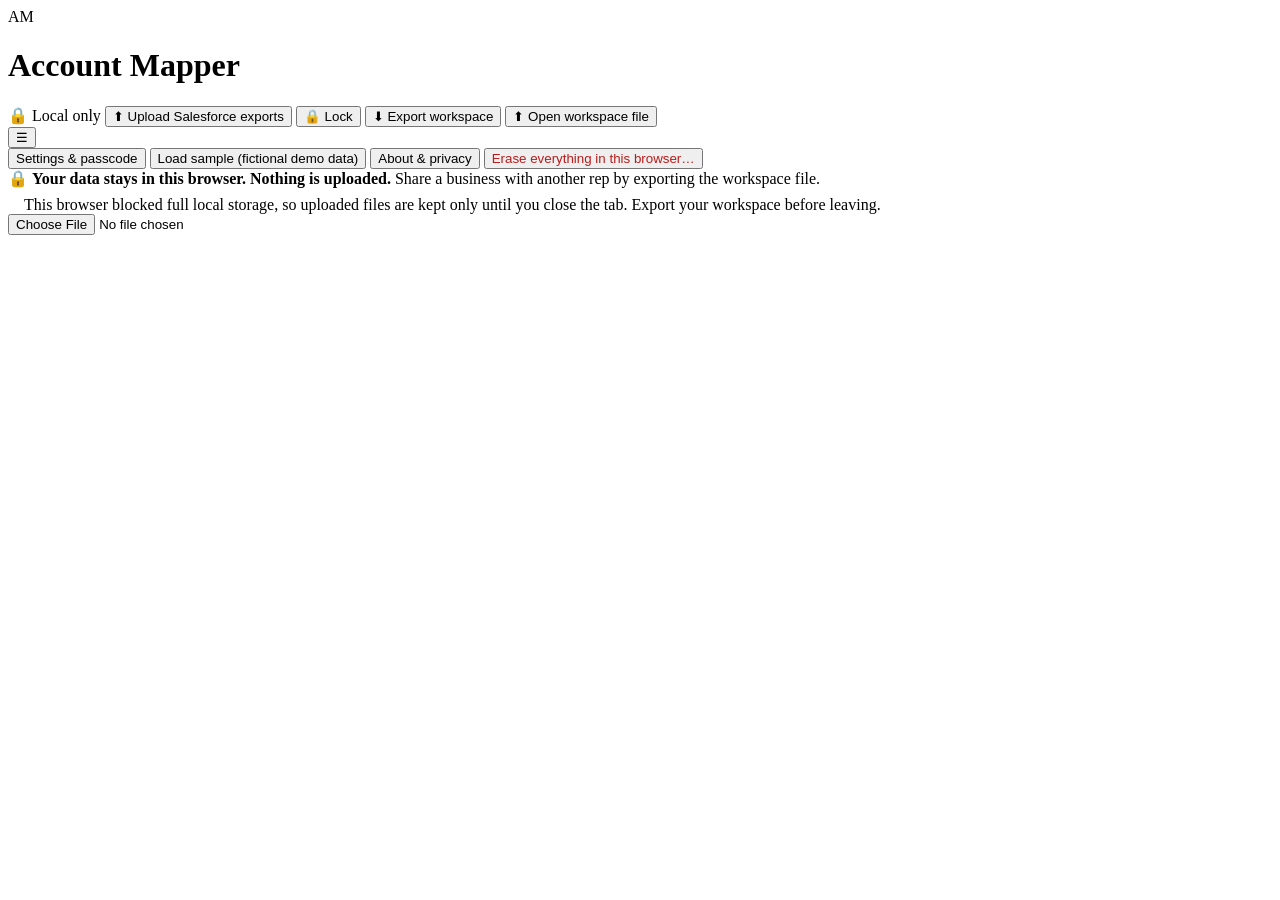
<file: src/shell.html>
<!doctype html>
<html lang="en">
<head>
<meta charset="utf-8">
<meta http-equiv="Content-Security-Policy" content="default-src 'none'; script-src 'unsafe-inline'; style-src 'unsafe-inline'; img-src 'self' data: blob:; manifest-src 'self'; worker-src 'self'; connect-src 'none'; form-action 'none'; base-uri 'none'; object-src 'none'; frame-src 'none'">
<meta name="referrer" content="no-referrer">
<meta name="viewport" content="width=device-width, initial-scale=1, viewport-fit=cover">
<meta name="theme-color" content="#1e3a5f">
<meta name="apple-mobile-web-app-capable" content="yes">
<meta name="apple-mobile-web-app-title" content="Account Mapper">
<link rel="manifest" href="manifest.webmanifest">
<link rel="icon" href="icon-192.png">
<link rel="apple-touch-icon" href="icon-192.png">
<title>Account Mapper — local, private</title>
<style>/*__CSS__*/</style>
</head>
<body>
<header class="top">
  <div class="logo">AM</div><h1>Account Mapper</h1>
  <span class="lock" title="All data is stored only in this browser">🔒 Local only</span>
  <span class="save" id="saveState"></span>
  <span class="spacer"></span>
  <button data-act="upload" title="Read Salesforce report exports into the map">⬆ Upload Salesforce exports</button>
  <button data-act="locknow" title="Lock the app now">🔒 Lock</button>
  <button data-act="exportws" title="Save everything to a .json file">⬇ Export workspace</button>
  <button data-act="importws" title="Open a workspace .json file">⬆ Open workspace file</button>
  <div class="menu"><button data-act="menu" aria-label="More">☰</button>
    <div class="menu-pop hidden" id="menuPop">
      <button data-act="settings">Settings & passcode</button>
      <button data-act="loadsample">Load sample (fictional demo data)</button>
      <button data-act="about">About & privacy</button>
      <button data-act="clearall" style="color:#b91c1c">Erase everything in this browser…</button>
    </div></div>
</header>
<div class="privacy" id="privacyNote">🔒 <b>Your data stays in this browser. Nothing is uploaded.</b> <span>Share a business with another rep by exporting the workspace file.</span></div>
<div class="warnbar hidden" id="storeWarn" style="margin:8px 16px 0">This browser blocked full local storage, so uploaded files are kept only until you close the tab. Export your workspace before leaving.</div>
<div class="layout"><aside id="side"></aside><main><div class="mobile-biz" id="mobileBiz"></div><div id="main"></div></main></div>
<div id="modal" class="modal hidden"><div class="modal-card" id="modalCard"></div></div>
<div id="lockScreen" class="lockscreen hidden"></div>
<div id="pwDialog" class="lockscreen dialog hidden"></div>
<div id="toast" role="status" aria-live="polite"></div>
<input type="file" id="fileWs" accept=".json,application/json" class="hidden">
<script>
/*__JS__*/
</script>
</body>
</html>
</file>
